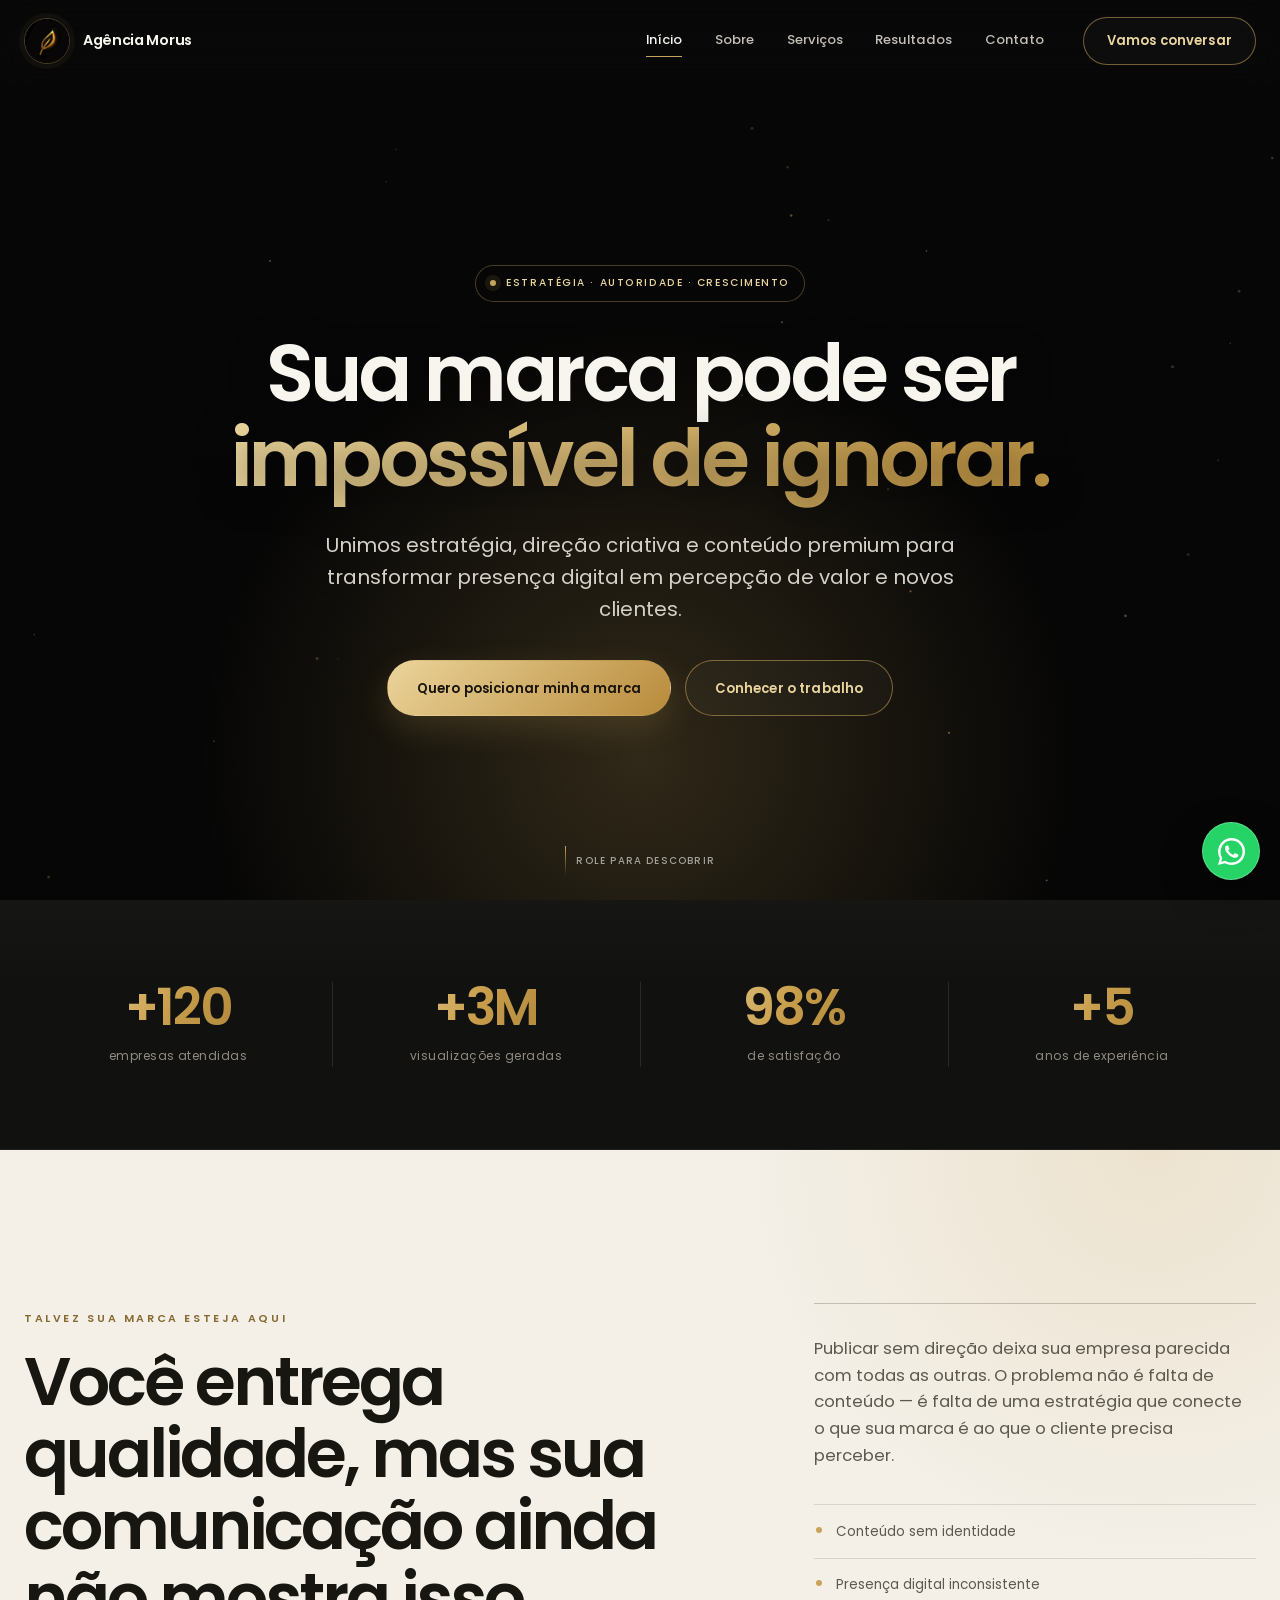
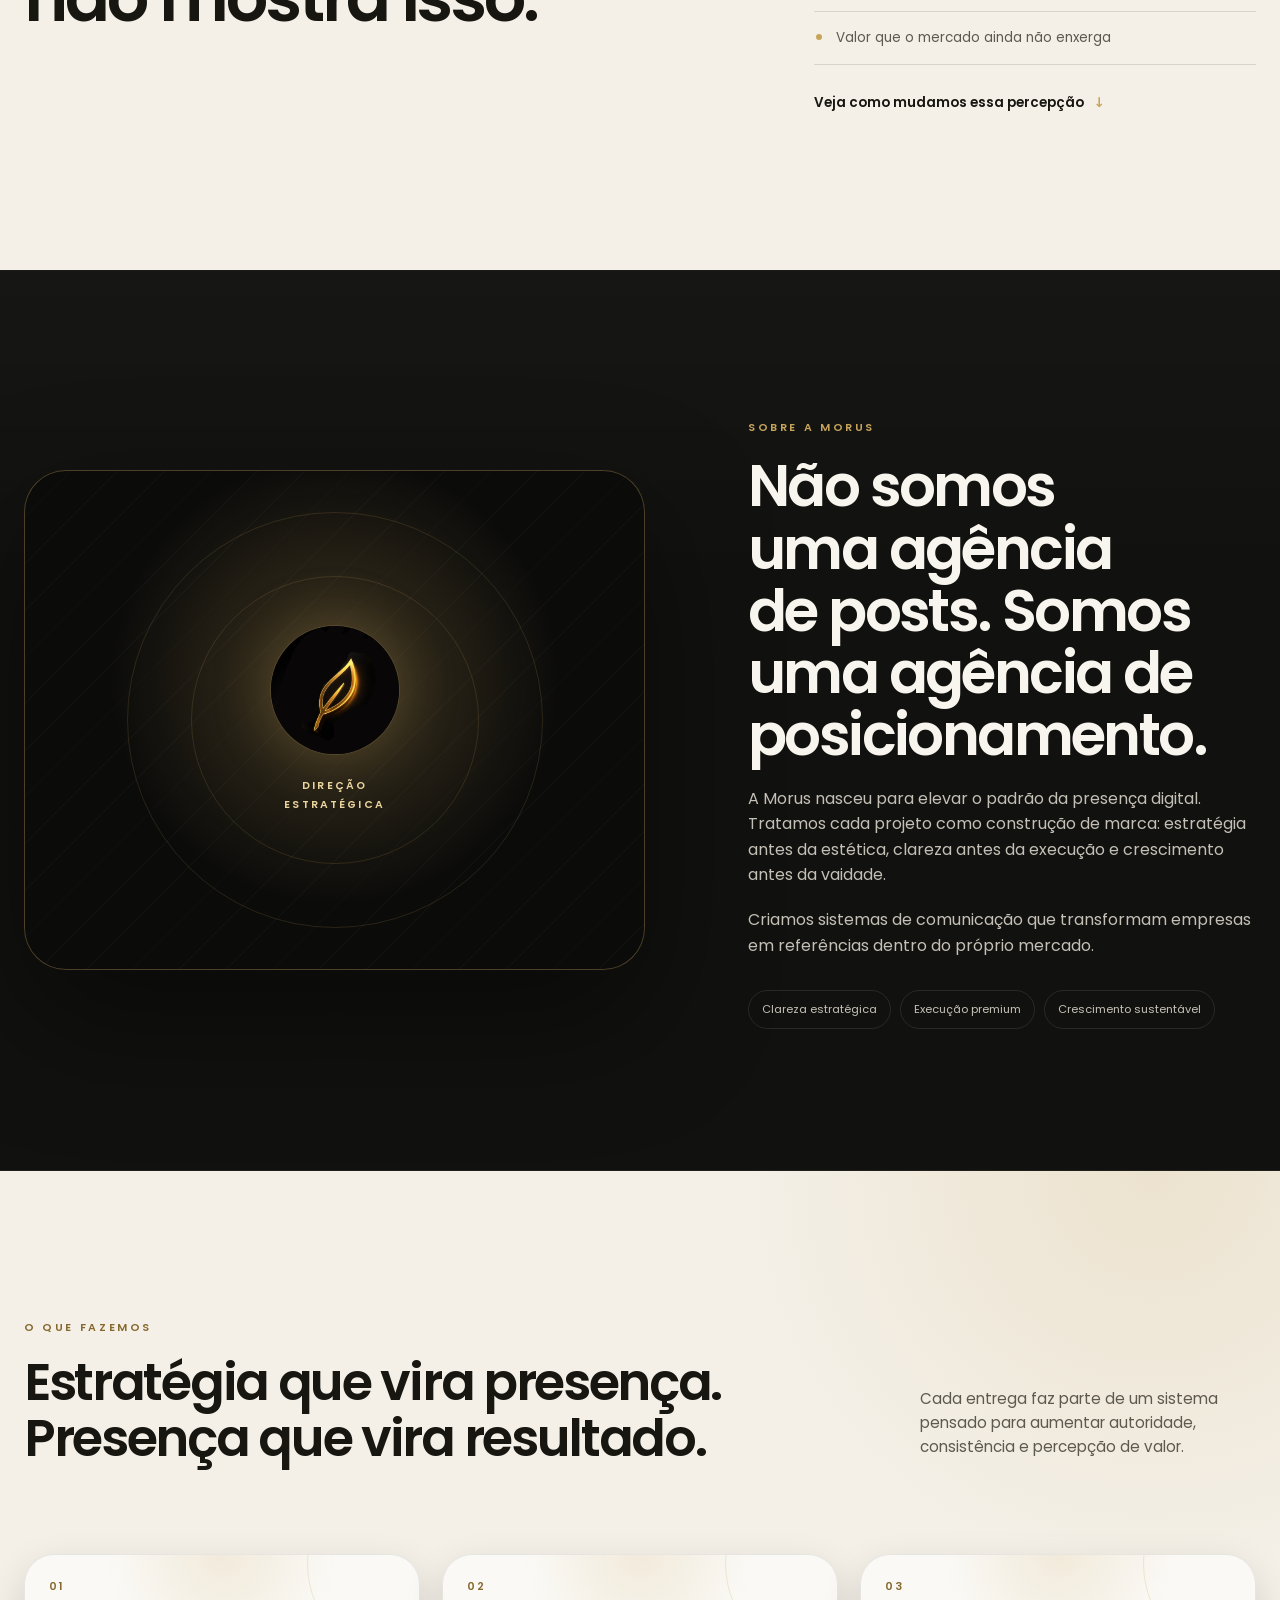
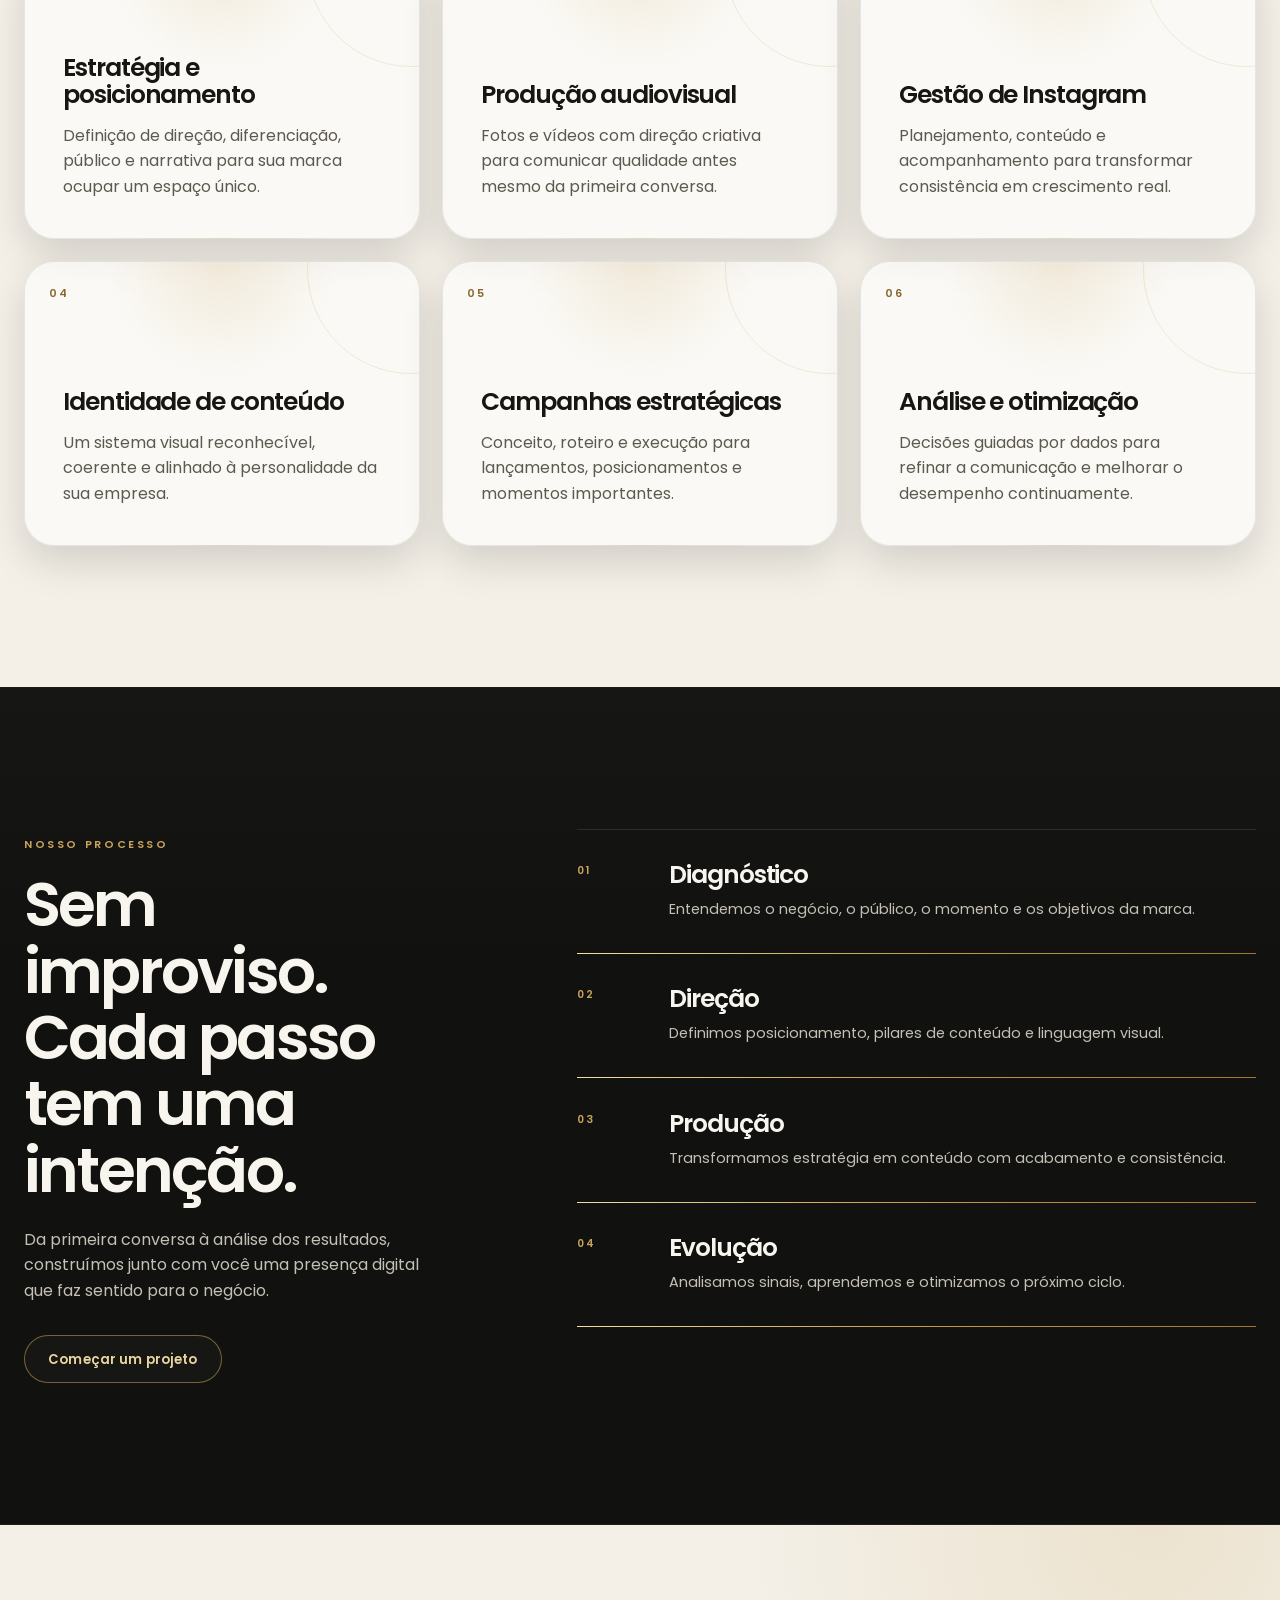
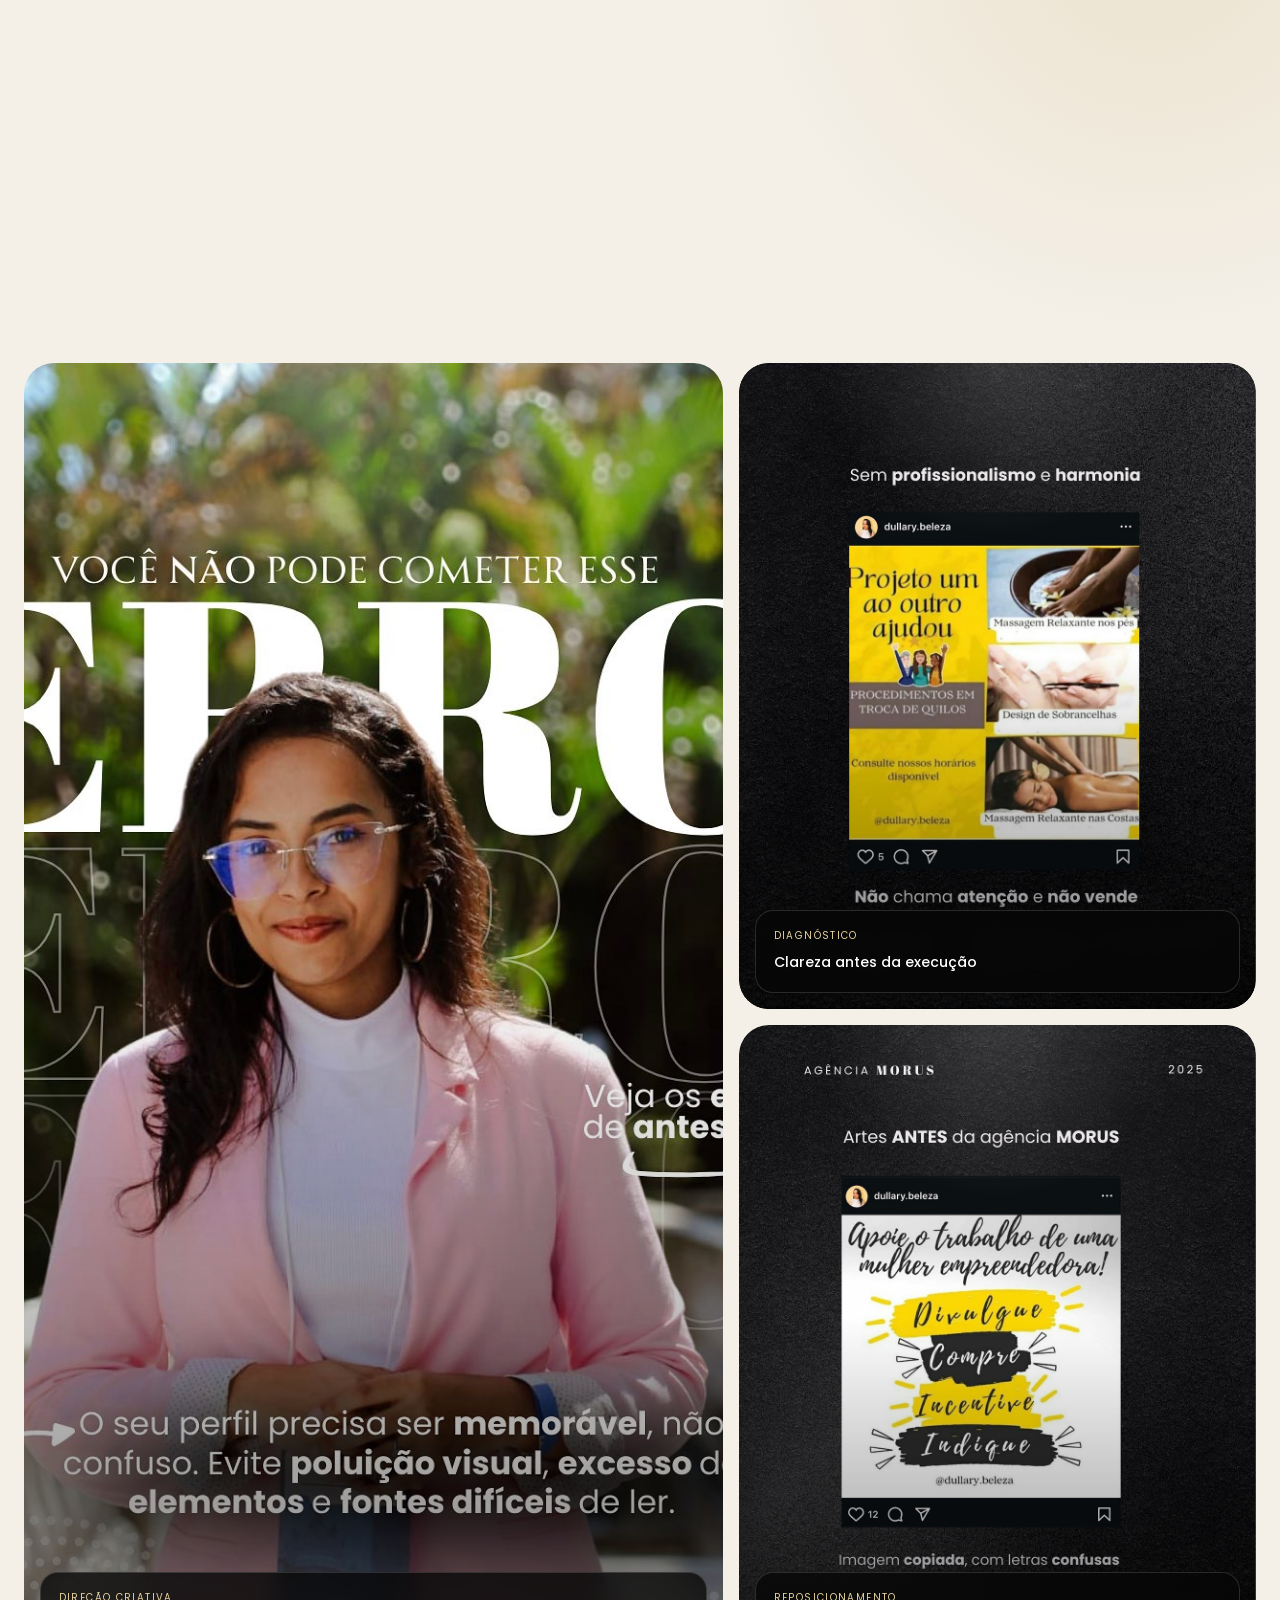
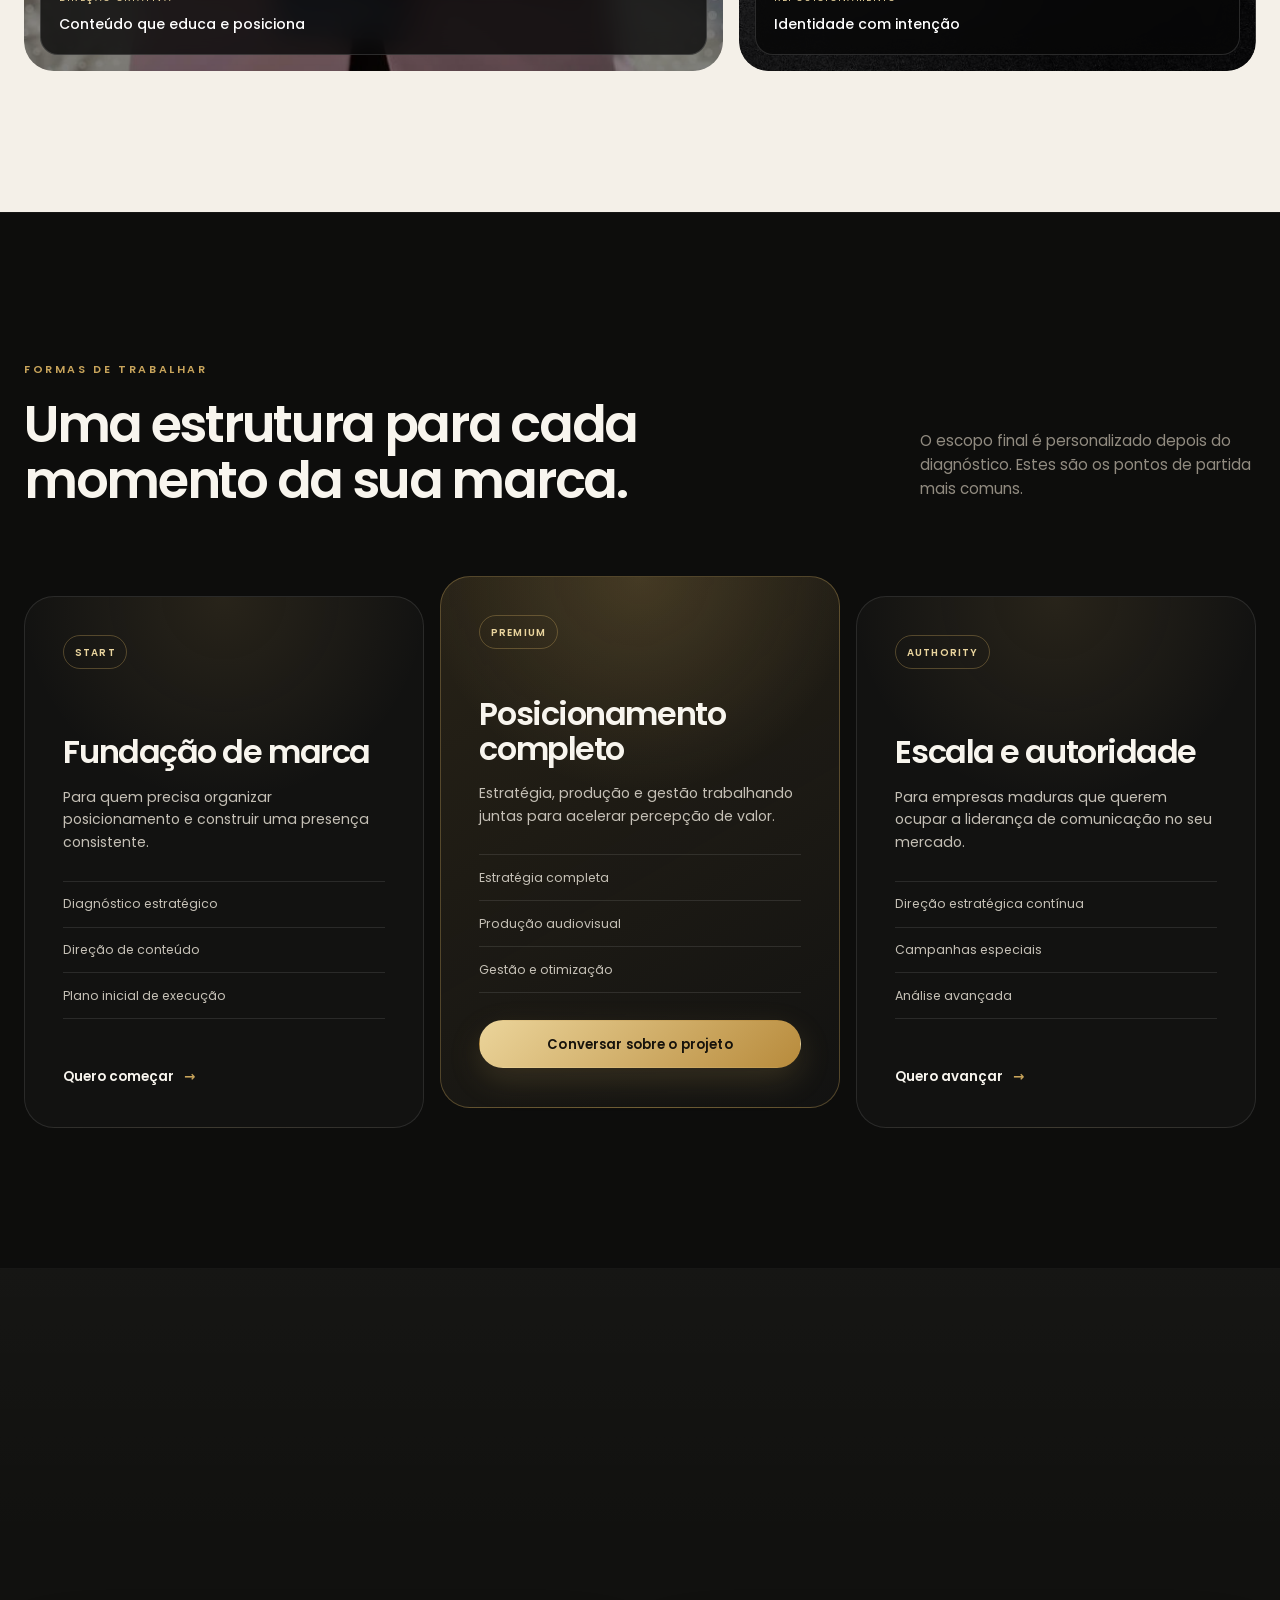
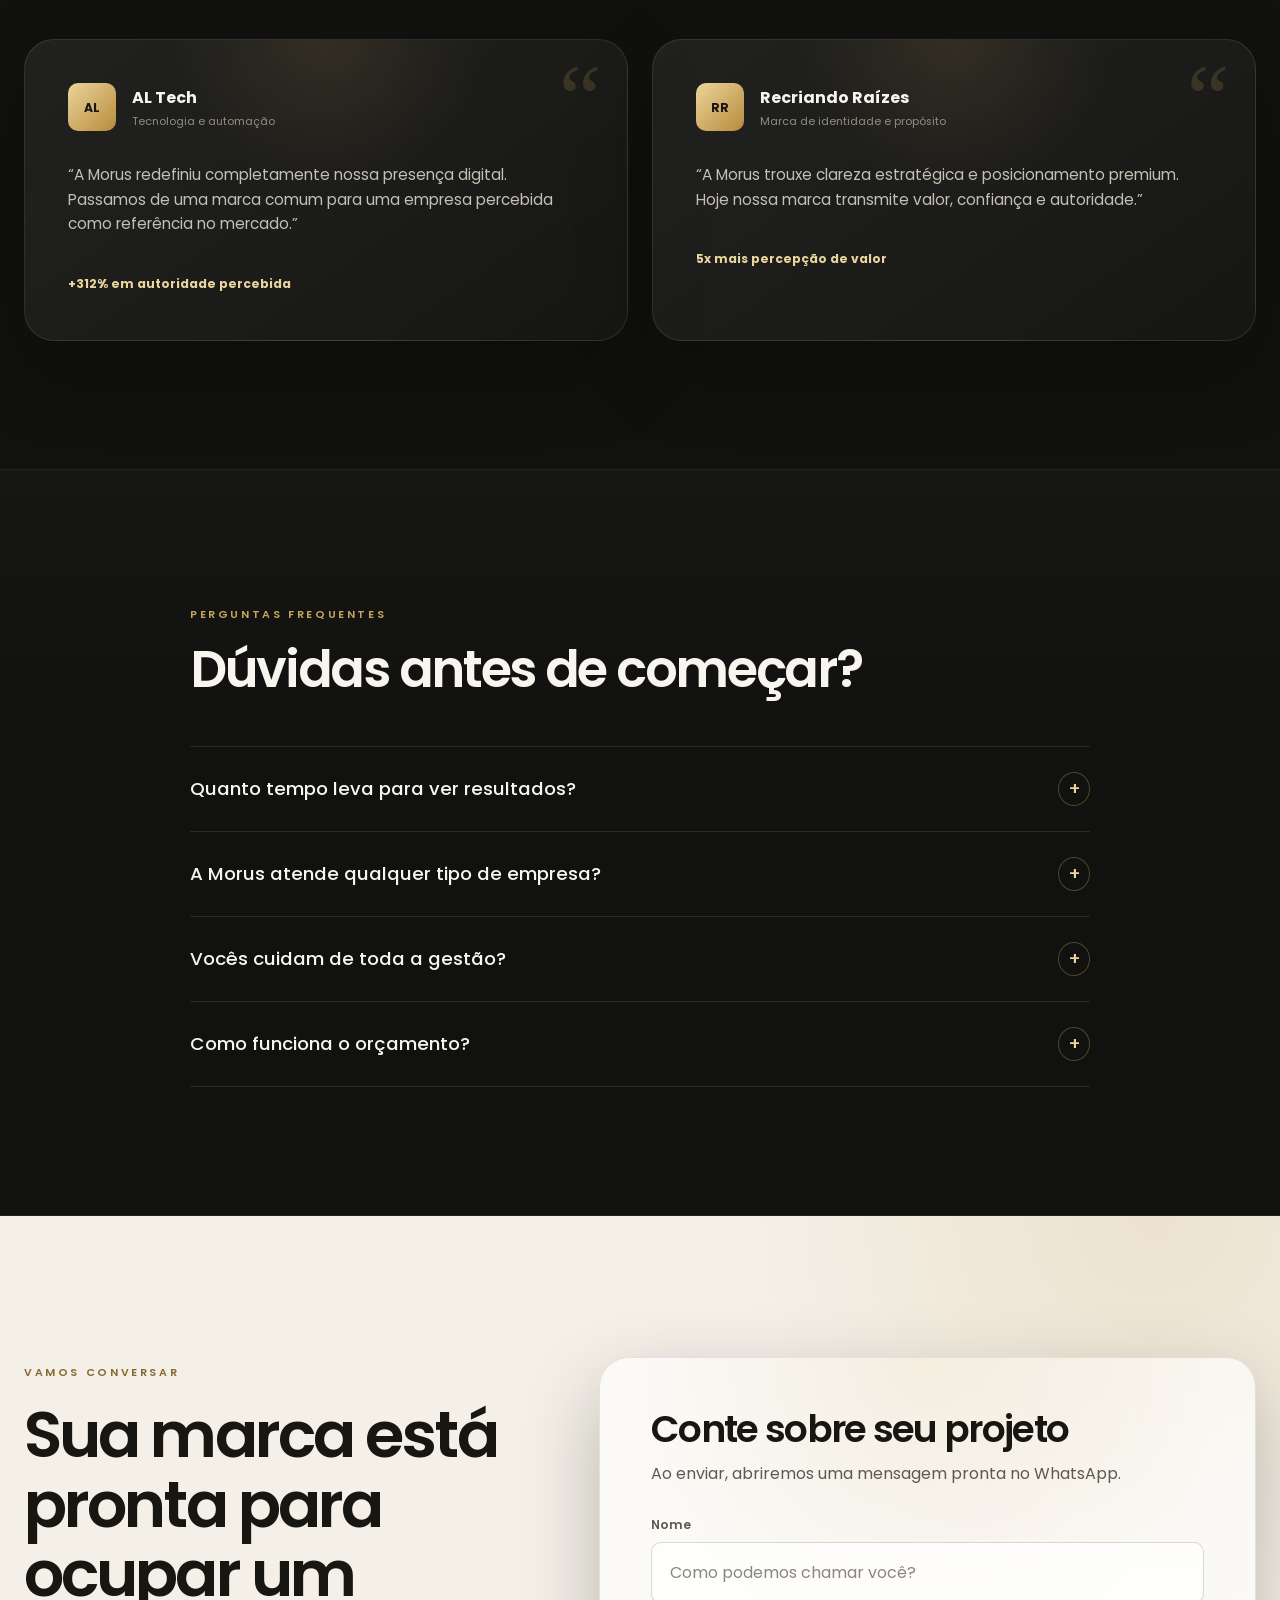
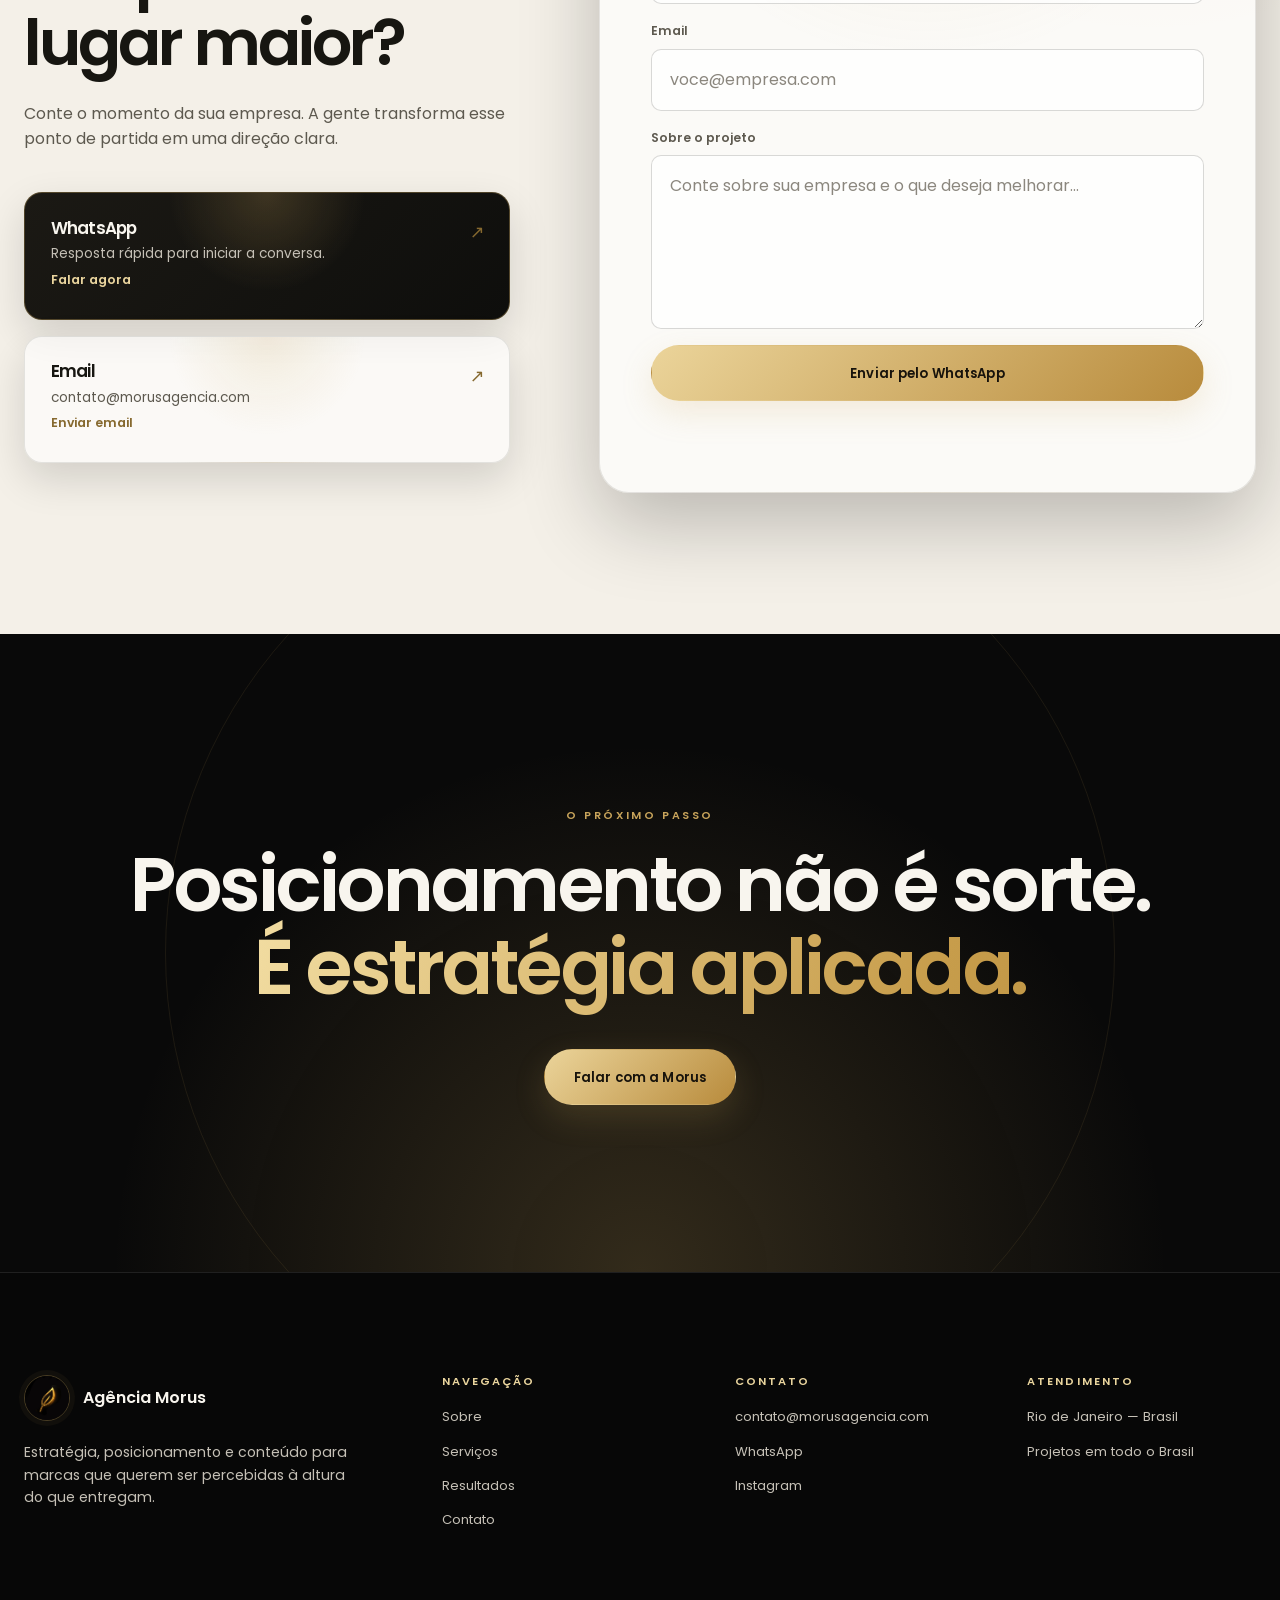
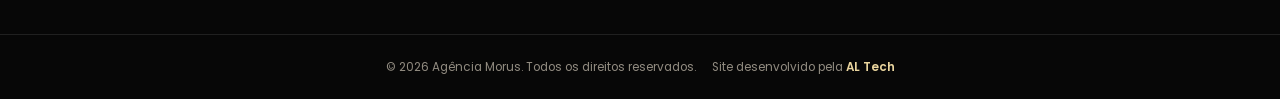
<file: index.html>
<!DOCTYPE html>
<html lang="pt-BR">
<head>
  <meta charset="UTF-8">
  <meta name="viewport" content="width=device-width, initial-scale=1.0">
  <meta name="description" content="Agência Morus — estratégia, conteúdo e posicionamento digital para marcas que querem crescer com autoridade.">
  <meta name="theme-color" content="#0a0a0a">
  <title>Agência Morus — Estratégia, Conteúdo e Presença Digital</title>
  <link rel="icon" type="image/jpeg" href="images/logomorus.jpg">
  <link rel="shortcut icon" type="image/jpeg" href="images/logomorus.jpg">
  <link rel="apple-touch-icon" href="images/logomorus.jpg">

  <link rel="preconnect" href="https://fonts.googleapis.com">
  <link rel="preconnect" href="https://fonts.gstatic.com" crossorigin>
  <link href="https://fonts.googleapis.com/css2?family=Poppins:wght@300;400;500;600;700&display=swap" rel="stylesheet">
  <link rel="stylesheet" href="assets/css/reset.css">
  <link rel="stylesheet" href="assets/css/variables.css">
  <link rel="stylesheet" href="assets/css/global.css">
  <link rel="stylesheet" href="assets/css/components.css">
  <link rel="stylesheet" href="assets/css/sections.css">
  <link rel="stylesheet" href="assets/css/responsive.css">
</head>

<body>
  <a class="skip-link" href="#conteudo">Pular para o conteúdo</a>

  <header class="header">
    <div class="container header-inner">
      <a href="#inicio" class="logo" aria-label="Agência Morus — início">
        <span class="logo-circle"><img src="images/logomorus.jpg" alt=""></span>
        <span class="logo-text">Agência Morus</span>
      </a>

      <nav class="nav desktop" aria-label="Navegação principal">
        <a href="#inicio" class="active">Início</a>
        <a href="#sobre">Sobre</a>
        <a href="#servicos">Serviços</a>
        <a href="#resultados">Resultados</a>
        <a href="#contato">Contato</a>
      </nav>

      <div class="header-right">
        <a href="#contato" class="btn btn-outline desktop">Vamos conversar</a>
        <button class="menu-toggle" id="menuToggle" type="button" aria-label="Abrir menu" aria-expanded="false" aria-controls="menuOverlay">
          <span></span><span></span><span></span>
        </button>
      </div>
    </div>
  </header>

  <div class="menu-overlay" id="menuOverlay" aria-hidden="true">
    <nav class="menu-drawer" aria-label="Navegação mobile">
      <a href="#inicio">Início</a>
      <a href="#sobre">Sobre</a>
      <a href="#servicos">Serviços</a>
      <a href="#resultados">Resultados</a>
      <a href="#contato">Contato</a>
      <a href="#contato" class="btn btn-primary">Solicitar orçamento</a>
    </nav>
  </div>

  <main id="conteudo" class="page-transition">
    <section class="hero-cinematic" id="inicio" aria-labelledby="hero-title">
      <canvas class="hero-particles" aria-hidden="true"></canvas>
      <video class="hero-video-bg" autoplay muted loop playsinline preload="metadata" aria-hidden="true">
        <source src="assets/videos/hero.mp4" type="video/mp4">
      </video>
      <div class="hero-overlay"></div>
      <div class="hero-glow"></div>

      <div class="container hero-content reveal reveal-zoom">
        <span class="hero-badge">Estratégia · Autoridade · Crescimento</span>
        <h1 id="hero-title">Sua marca pode ser <br><span class="hero-highlight">impossível de ignorar.</span></h1>
        <p>Unimos estratégia, direção criativa e conteúdo premium para transformar presença digital em percepção de valor e novos clientes.</p>
        <div class="hero-actions">
          <a href="#contato" class="btn btn-primary btn-lg">Quero posicionar minha marca</a>
          <a href="#resultados" class="btn btn-outline btn-lg">Conhecer o trabalho</a>
        </div>
      </div>
      <a class="scroll-cue" href="#diagnostico" aria-label="Continuar para a próxima seção"><span></span>Role para descobrir</a>
    </section>

    <section class="section-dark metrics-section" aria-label="Números da Agência Morus">
      <div class="container impact-modern">
        <div><h3 data-target="120" data-prefix="+">+120</h3><span>empresas atendidas</span></div>
        <div><h3 data-target="3" data-prefix="+" data-suffix="M">+3M</h3><span>visualizações geradas</span></div>
        <div><h3 data-target="98" data-suffix="%">98%</h3><span>de satisfação</span></div>
        <div><h3 data-target="5" data-prefix="+">+5</h3><span>anos de experiência</span></div>
      </div>
    </section>

    <section class="section-light story-section" id="diagnostico">
      <div class="container story-grid">
        <div class="story-copy reveal reveal-left">
          <span class="eyebrow">Talvez sua marca esteja aqui</span>
          <h2>Você entrega qualidade, mas sua comunicação ainda não mostra isso.</h2>
        </div>
        <div class="story-panel reveal reveal-right">
          <p>Publicar sem direção deixa sua empresa parecida com todas as outras. O problema não é falta de conteúdo — é falta de uma estratégia que conecte o que sua marca é ao que o cliente precisa perceber.</p>
          <ul class="manifesto-lines">
            <li>Conteúdo sem identidade</li>
            <li>Presença digital inconsistente</li>
            <li>Valor que o mercado ainda não enxerga</li>
          </ul>
          <a href="#sobre" class="text-link">Veja como mudamos essa percepção <span>↓</span></a>
        </div>
      </div>
    </section>

    <section class="section-dark about-section" id="sobre">
      <div class="container media-modern">
        <div class="founder-visual reveal reveal-left" aria-label="Identidade visual da Agência Morus">
          <div class="founder-mark">
            <img src="images/logomorus.jpg" alt="Símbolo da Agência Morus">
            <span>Direção estratégica</span>
          </div>
        </div>
        <div class="media-text reveal reveal-right">
          <span class="eyebrow">Sobre a Morus</span>
          <h2>Não somos uma agência de posts. Somos uma agência de posicionamento.</h2>
          <p>A Morus nasceu para elevar o padrão da presença digital. Tratamos cada projeto como construção de marca: estratégia antes da estética, clareza antes da execução e crescimento antes da vaidade.</p>
          <p>Criamos sistemas de comunicação que transformam empresas em referências dentro do próprio mercado.</p>
          <div class="pill-list" aria-label="Princípios da Morus">
            <span>Clareza estratégica</span>
            <span>Execução premium</span>
            <span>Crescimento sustentável</span>
          </div>
        </div>
      </div>
    </section>

    <section class="section-light services-section" id="servicos">
      <div class="container">
        <div class="section-heading reveal reveal-soft">
          <div><span class="eyebrow">O que fazemos</span><h2>Estratégia que vira presença. Presença que vira resultado.</h2></div>
          <p>Cada entrega faz parte de um sistema pensado para aumentar autoridade, consistência e percepção de valor.</p>
        </div>

        <div class="services-grid services-grid-wide">
          <article class="service-card reveal reveal-zoom"><h3>Estratégia e posicionamento</h3><p>Definição de direção, diferenciação, público e narrativa para sua marca ocupar um espaço único.</p></article>
          <article class="service-card reveal reveal-zoom"><h3>Produção audiovisual</h3><p>Fotos e vídeos com direção criativa para comunicar qualidade antes mesmo da primeira conversa.</p></article>
          <article class="service-card reveal reveal-zoom"><h3>Gestão de Instagram</h3><p>Planejamento, conteúdo e acompanhamento para transformar consistência em crescimento real.</p></article>
          <article class="service-card reveal reveal-zoom"><h3>Identidade de conteúdo</h3><p>Um sistema visual reconhecível, coerente e alinhado à personalidade da sua empresa.</p></article>
          <article class="service-card reveal reveal-zoom"><h3>Campanhas estratégicas</h3><p>Conceito, roteiro e execução para lançamentos, posicionamentos e momentos importantes.</p></article>
          <article class="service-card reveal reveal-zoom"><h3>Análise e otimização</h3><p>Decisões guiadas por dados para refinar a comunicação e melhorar o desempenho continuamente.</p></article>
        </div>
      </div>
    </section>

    <section class="section-dark process-section" id="processo">
      <div class="container process-grid">
        <div class="process-intro reveal reveal-left">
          <span class="eyebrow">Nosso processo</span>
          <h2>Sem improviso. Cada passo tem uma intenção.</h2>
          <p>Da primeira conversa à análise dos resultados, construímos junto com você uma presença digital que faz sentido para o negócio.</p>
          <a href="#contato" class="btn btn-outline">Começar um projeto</a>
        </div>
        <div class="process-list">
          <article class="process-item reveal reveal-right"><span>01</span><div><h3>Diagnóstico</h3><p>Entendemos o negócio, o público, o momento e os objetivos da marca.</p></div></article>
          <article class="process-item reveal reveal-right"><span>02</span><div><h3>Direção</h3><p>Definimos posicionamento, pilares de conteúdo e linguagem visual.</p></div></article>
          <article class="process-item reveal reveal-right"><span>03</span><div><h3>Produção</h3><p>Transformamos estratégia em conteúdo com acabamento e consistência.</p></div></article>
          <article class="process-item reveal reveal-right"><span>04</span><div><h3>Evolução</h3><p>Analisamos sinais, aprendemos e otimizamos o próximo ciclo.</p></div></article>
        </div>
      </div>
    </section>

    <section class="section-light portfolio-section" id="resultados">
      <div class="container">
        <div class="section-heading reveal reveal-soft">
          <div><span class="eyebrow">Trabalho na prática</span><h2>Marcas bem posicionadas não precisam gritar para serem lembradas.</h2></div>
          <p>Direção criativa, narrativa e conteúdo trabalhando juntos para tornar cada ponto de contato mais forte.</p>
        </div>

        <div class="portfolio-grid">
          <figure class="portfolio-card portfolio-feature reveal reveal-clip"><img src="images/img1.jpg" alt="Projeto de conteúdo estratégico produzido pela Morus" loading="lazy"><figcaption><span>Direção criativa</span><strong>Conteúdo que educa e posiciona</strong></figcaption></figure>
          <figure class="portfolio-card reveal reveal-clip"><img src="images/img2.jpg" alt="Análise visual de conteúdo antes do reposicionamento" loading="lazy"><figcaption><span>Diagnóstico</span><strong>Clareza antes da execução</strong></figcaption></figure>
          <figure class="portfolio-card reveal reveal-clip"><img src="images/img3.jpg" alt="Estudo de comunicação visual realizado pela Morus" loading="lazy"><figcaption><span>Reposicionamento</span><strong>Identidade com intenção</strong></figcaption></figure>
        </div>
      </div>
    </section>

    <section class="section-dark plans-section" aria-labelledby="plans-title">
      <div class="container">
        <div class="section-heading reveal reveal-soft">
          <div><span class="eyebrow">Formas de trabalhar</span><h2 id="plans-title">Uma estrutura para cada momento da sua marca.</h2></div>
          <p>O escopo final é personalizado depois do diagnóstico. Estes são os pontos de partida mais comuns.</p>
        </div>
        <div class="plans-grid">
          <article class="plan-card reveal reveal-zoom"><span class="plan-label">Start</span><h3>Fundação de marca</h3><p>Para quem precisa organizar posicionamento e construir uma presença consistente.</p><ul><li>Diagnóstico estratégico</li><li>Direção de conteúdo</li><li>Plano inicial de execução</li></ul><a href="#contato" class="text-link">Quero começar <span>→</span></a></article>
          <article class="plan-card featured reveal reveal-zoom"><span class="plan-label">Premium</span><h3>Posicionamento completo</h3><p>Estratégia, produção e gestão trabalhando juntas para acelerar percepção de valor.</p><ul><li>Estratégia completa</li><li>Produção audiovisual</li><li>Gestão e otimização</li></ul><a href="#contato" class="btn btn-primary">Conversar sobre o projeto</a></article>
          <article class="plan-card reveal reveal-zoom"><span class="plan-label">Authority</span><h3>Escala e autoridade</h3><p>Para empresas maduras que querem ocupar a liderança de comunicação no seu mercado.</p><ul><li>Direção estratégica contínua</li><li>Campanhas especiais</li><li>Análise avançada</li></ul><a href="#contato" class="text-link">Quero avançar <span>→</span></a></article>
        </div>
      </div>
    </section>

    <section class="section-dark testimonials-section" aria-labelledby="testimonials-title">
      <div class="container">
        <div class="section-heading reveal reveal-soft"><div><span class="eyebrow">Parcerias reais</span><h2 id="testimonials-title">Quando a estratégia fica clara, o resultado aparece.</h2></div></div>
        <div class="testimonials-grid-modern">
          <article class="testimonial-card reveal reveal-soft"><div class="client-heading"><span class="client-monogram">AL</span><div><strong>AL Tech</strong><small>Tecnologia e automação</small></div></div><p>“A Morus redefiniu completamente nossa presença digital. Passamos de uma marca comum para uma empresa percebida como referência no mercado.”</p><strong class="result-tag">+312% em autoridade percebida</strong></article>
          <article class="testimonial-card reveal reveal-soft"><div class="client-heading"><span class="client-monogram">RR</span><div><strong>Recriando Raízes</strong><small>Marca de identidade e propósito</small></div></div><p>“A Morus trouxe clareza estratégica e posicionamento premium. Hoje nossa marca transmite valor, confiança e autoridade.”</p><strong class="result-tag">5x mais percepção de valor</strong></article>
        </div>
      </div>
    </section>

    <section class="section-dark faq-section" id="faq">
      <div class="container faq-container">
        <div class="section-heading reveal reveal-soft"><div><span class="eyebrow">Perguntas frequentes</span><h2>Dúvidas antes de começar?</h2></div></div>
        <div class="faq-list">
          <article class="faq-item reveal"><div class="faq-question" role="button" tabindex="0" aria-expanded="false">Quanto tempo leva para ver resultados?<span>+</span></div><div class="faq-answer">Os primeiros sinais podem aparecer nas primeiras semanas. Resultados consistentes vêm da combinação entre estratégia, qualidade e continuidade.</div></article>
          <article class="faq-item reveal"><div class="faq-question" role="button" tabindex="0" aria-expanded="false">A Morus atende qualquer tipo de empresa?<span>+</span></div><div class="faq-answer">Atendemos negócios de diferentes setores, desde que exista abertura para construir posicionamento de forma estratégica e consistente.</div></article>
          <article class="faq-item reveal"><div class="faq-question" role="button" tabindex="0" aria-expanded="false">Vocês cuidam de toda a gestão?<span>+</span></div><div class="faq-answer">Sim. O projeto pode incluir estratégia, direção, produção, publicação, análise e otimização, conforme a necessidade da marca.</div></article>
          <article class="faq-item reveal"><div class="faq-question" role="button" tabindex="0" aria-expanded="false">Como funciona o orçamento?<span>+</span></div><div class="faq-answer">Primeiro entendemos sua empresa e o objetivo do projeto. Depois enviamos uma proposta personalizada, com escopo e próximos passos claros.</div></article>
        </div>
      </div>
    </section>

    <section class="section-light contact-section" id="contato">
      <div class="container contato-grid">
        <div class="contact-copy reveal reveal-left">
          <span class="eyebrow">Vamos conversar</span>
          <h2>Sua marca está pronta para ocupar um lugar maior?</h2>
          <p>Conte o momento da sua empresa. A gente transforma esse ponto de partida em uma direção clara.</p>
          <div class="contato-cards">
            <a href="https://wa.me/5521981573792" target="_blank" rel="noopener noreferrer" class="contato-card destaque"><h3>WhatsApp</h3><p>Resposta rápida para iniciar a conversa.</p><span>Falar agora</span></a>
            <a href="mailto:contato@morusagencia.com" class="contato-card"><h3>Email</h3><p>contato@morusagencia.com</p><span>Enviar email</span></a>
          </div>
        </div>

        <div class="contato-form reveal reveal-right">
          <h3>Conte sobre seu projeto</h3>
          <p>Ao enviar, abriremos uma mensagem pronta no WhatsApp.</p>
          <form class="form-premium" id="contactForm">
            <div class="form-field"><label for="contactName">Nome</label><input id="contactName" name="name" type="text" autocomplete="name" placeholder="Como podemos chamar você?" required></div>
            <div class="form-field"><label for="contactEmail">Email</label><input id="contactEmail" name="email" type="email" autocomplete="email" placeholder="voce@empresa.com" required></div>
            <div class="form-field"><label for="contactMessage">Sobre o projeto</label><textarea id="contactMessage" name="message" rows="5" placeholder="Conte sobre sua empresa e o que deseja melhorar..." required></textarea></div>
            <button type="submit" class="btn btn-primary btn-lg">Enviar pelo WhatsApp</button>
            <p class="form-status" id="formStatus" aria-live="polite"></p>
          </form>
        </div>
      </div>
    </section>

    <section class="final-cta">
      <div class="container reveal reveal-zoom">
        <span class="eyebrow">O próximo passo</span>
        <h2>Posicionamento não é sorte. <br><span class="hero-highlight">É estratégia aplicada.</span></h2>
        <a href="#contato" class="btn btn-primary btn-lg">Falar com a Morus</a>
      </div>
    </section>
  </main>

  <footer class="footer-ultra">
    <div class="container footer-ultra-grid">
      <div class="footer-brand"><div class="footer-logo"><span class="logo-circle"><img src="images/logomorus.jpg" alt=""></span><span>Agência Morus</span></div><p>Estratégia, posicionamento e conteúdo para marcas que querem ser percebidas à altura do que entregam.</p></div>
      <div class="footer-column"><h4>Navegação</h4><a href="#sobre">Sobre</a><a href="#servicos">Serviços</a><a href="#resultados">Resultados</a><a href="#contato">Contato</a></div>
      <div class="footer-column"><h4>Contato</h4><a href="mailto:contato@morusagencia.com">contato@morusagencia.com</a><a href="https://wa.me/5521981573792" target="_blank" rel="noopener noreferrer">WhatsApp</a><a href="https://instagram.com/morusagencia" target="_blank" rel="noopener noreferrer">Instagram</a></div>
      <div class="footer-column"><h4>Atendimento</h4><span>Rio de Janeiro — Brasil</span><span>Projetos em todo o Brasil</span></div>
    </div>
    <div class="footer-divider"></div>
    <div class="container footer-bottom-ultra">
      <span>© 2026 Agência Morus. Todos os direitos reservados.</span>
      <span>
        Site desenvolvido pela
        <a href="https://www.instagram.com/altech.dev/" target="_blank" rel="noopener noreferrer">AL Tech</a>
      </span>
    </div>
  </footer>

  <a href="https://wa.me/5521981573792" class="whatsapp-float" target="_blank" rel="noopener noreferrer" aria-label="Falar com a Morus pelo WhatsApp">
    <svg viewBox="0 0 24 24" aria-hidden="true"><path d="M20.52 3.48A11.8 11.8 0 0012.05 0C5.44 0 .06 5.38.06 12c0 2.12.56 4.18 1.62 6L0 24l6.16-1.61A11.9 11.9 0 0012.05 24c6.62 0 12-5.38 12-12 0-3.2-1.24-6.2-3.53-8.52zM12.05 21.82c-1.82 0-3.6-.48-5.17-1.39l-.37-.22-3.66.96.98-3.56-.24-.37A9.74 9.74 0 012.32 12c0-5.36 4.36-9.73 9.73-9.73 2.6 0 5.04 1.01 6.88 2.85a9.66 9.66 0 012.85 6.88c0 5.36-4.36 9.82-9.73 9.82zm5.39-7.39c-.29-.15-1.72-.85-1.99-.95-.27-.1-.46-.15-.66.15-.19.29-.76.95-.93 1.15-.17.19-.34.22-.63.07-.29-.15-1.22-.45-2.33-1.44-.86-.77-1.44-1.72-1.61-2.01-.17-.29-.02-.45.13-.6.13-.13.29-.34.44-.51.15-.17.19-.29.29-.49.1-.19.05-.37-.02-.51-.07-.15-.66-1.59-.9-2.17-.24-.58-.49-.5-.66-.51h-.56c-.19 0-.51.07-.78.37-.27.29-1.02 1-.99 2.44.02 1.44 1.05 2.83 1.2 3.02.15.19 2.07 3.16 5.01 4.42.7.3 1.25.48 1.68.61.7.22 1.34.19 1.84.12.56-.08 1.72-.7 1.97-1.37.24-.66.24-1.22.17-1.37-.07-.15-.27-.22-.56-.37z"/></svg>
  </a>

  <script src="js/animations.js"></script>
</body>
</html>
</file>
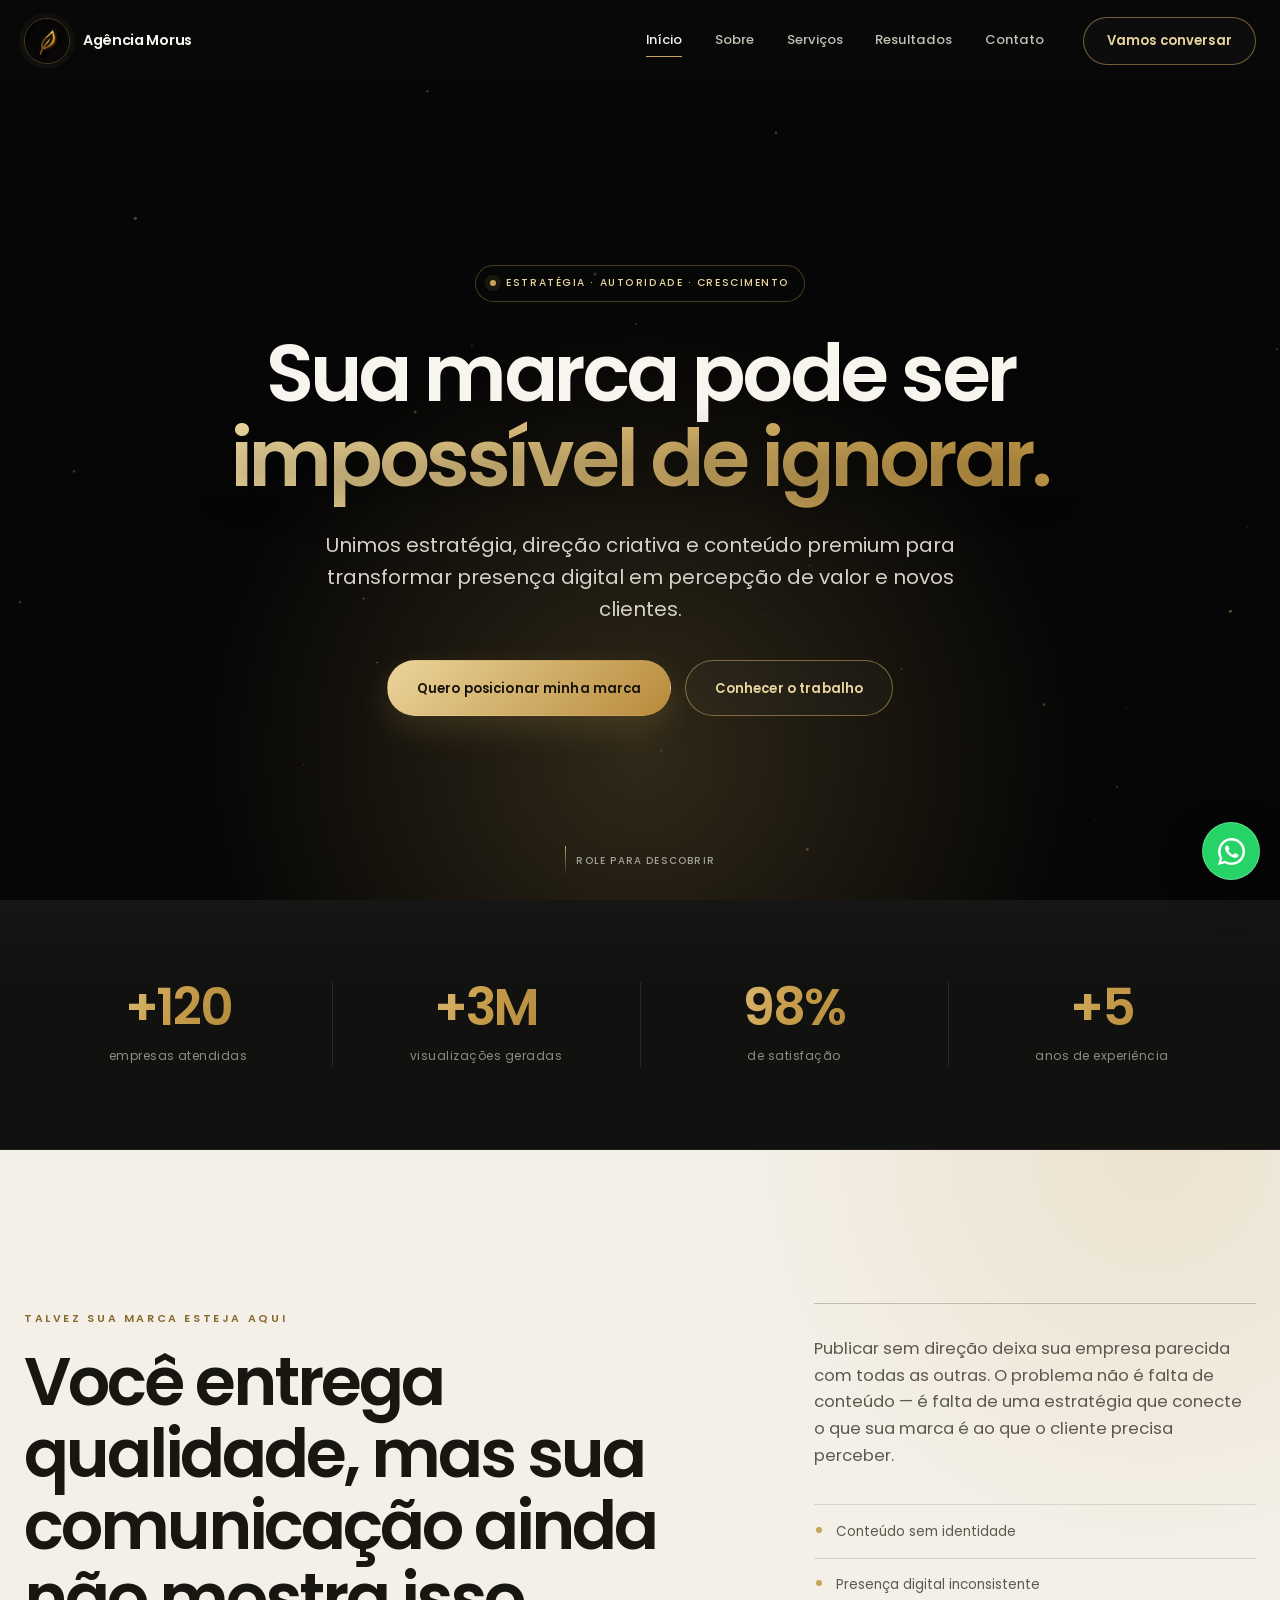
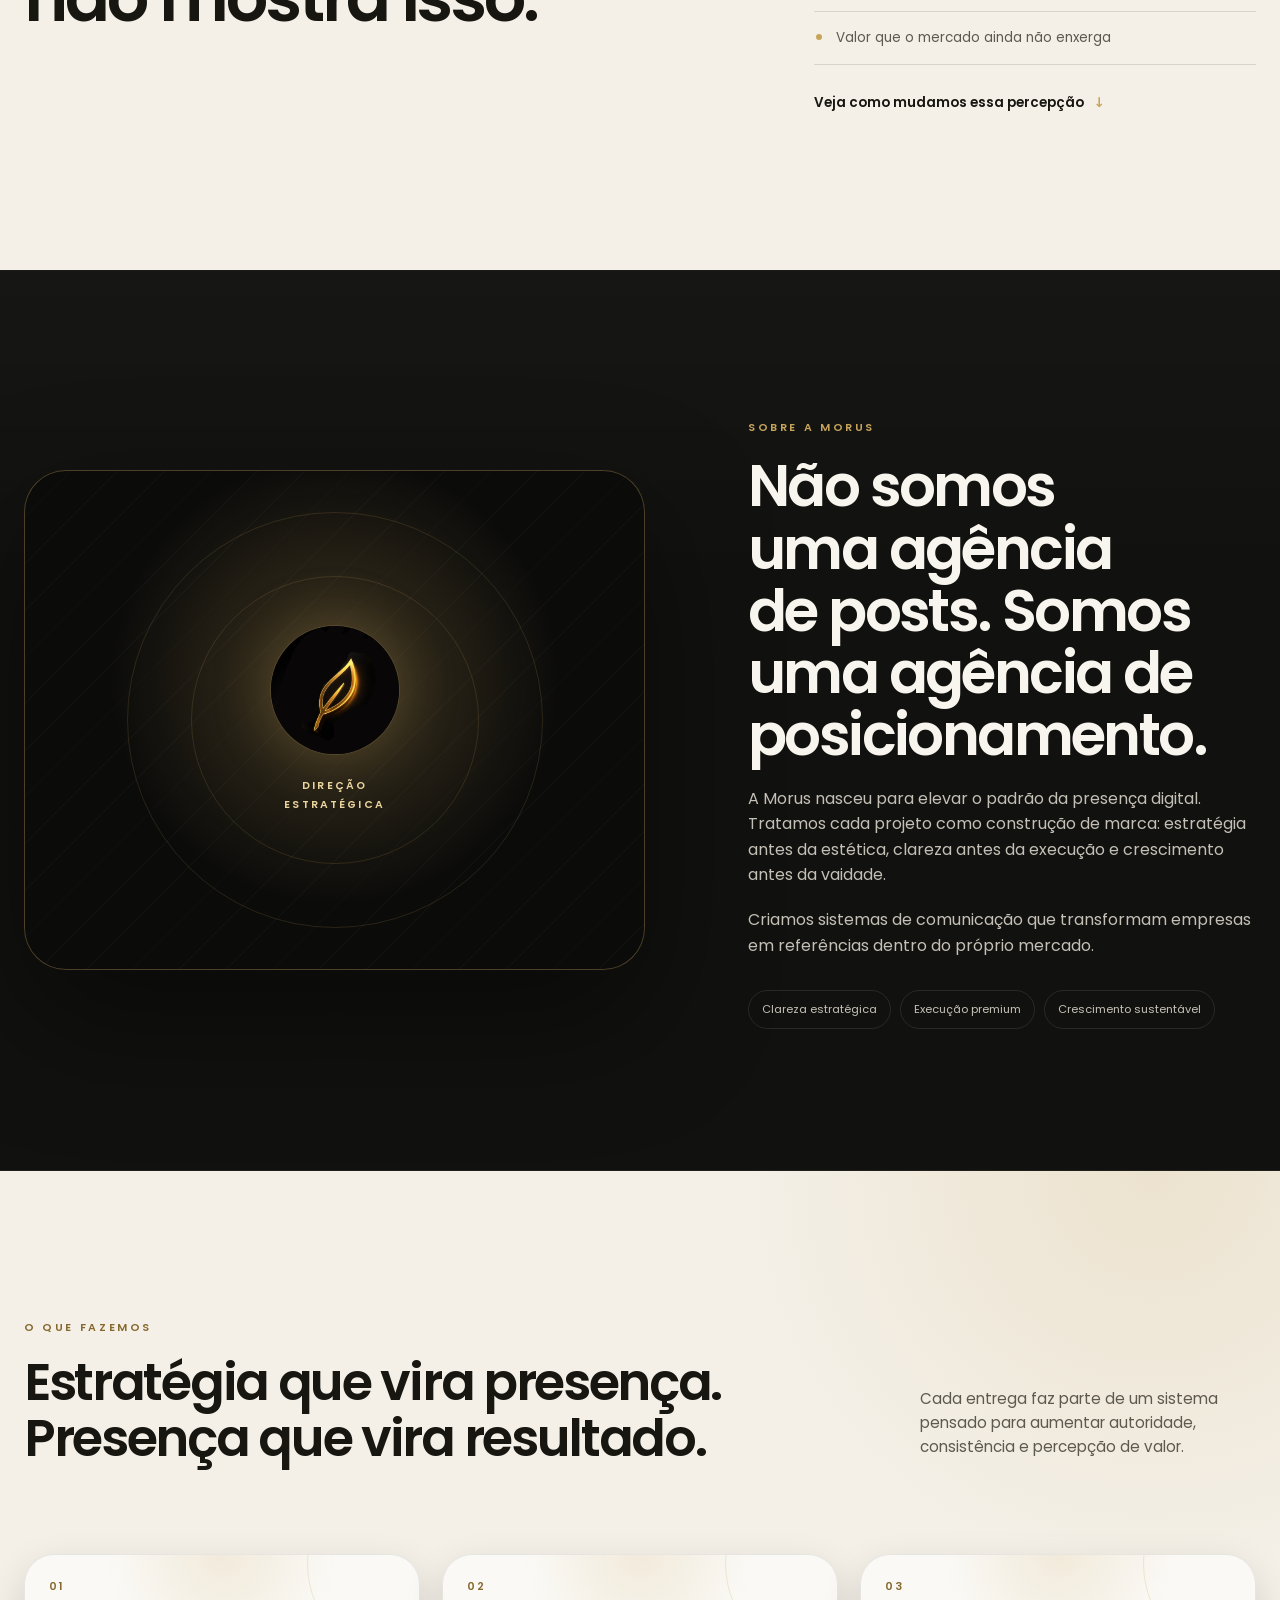
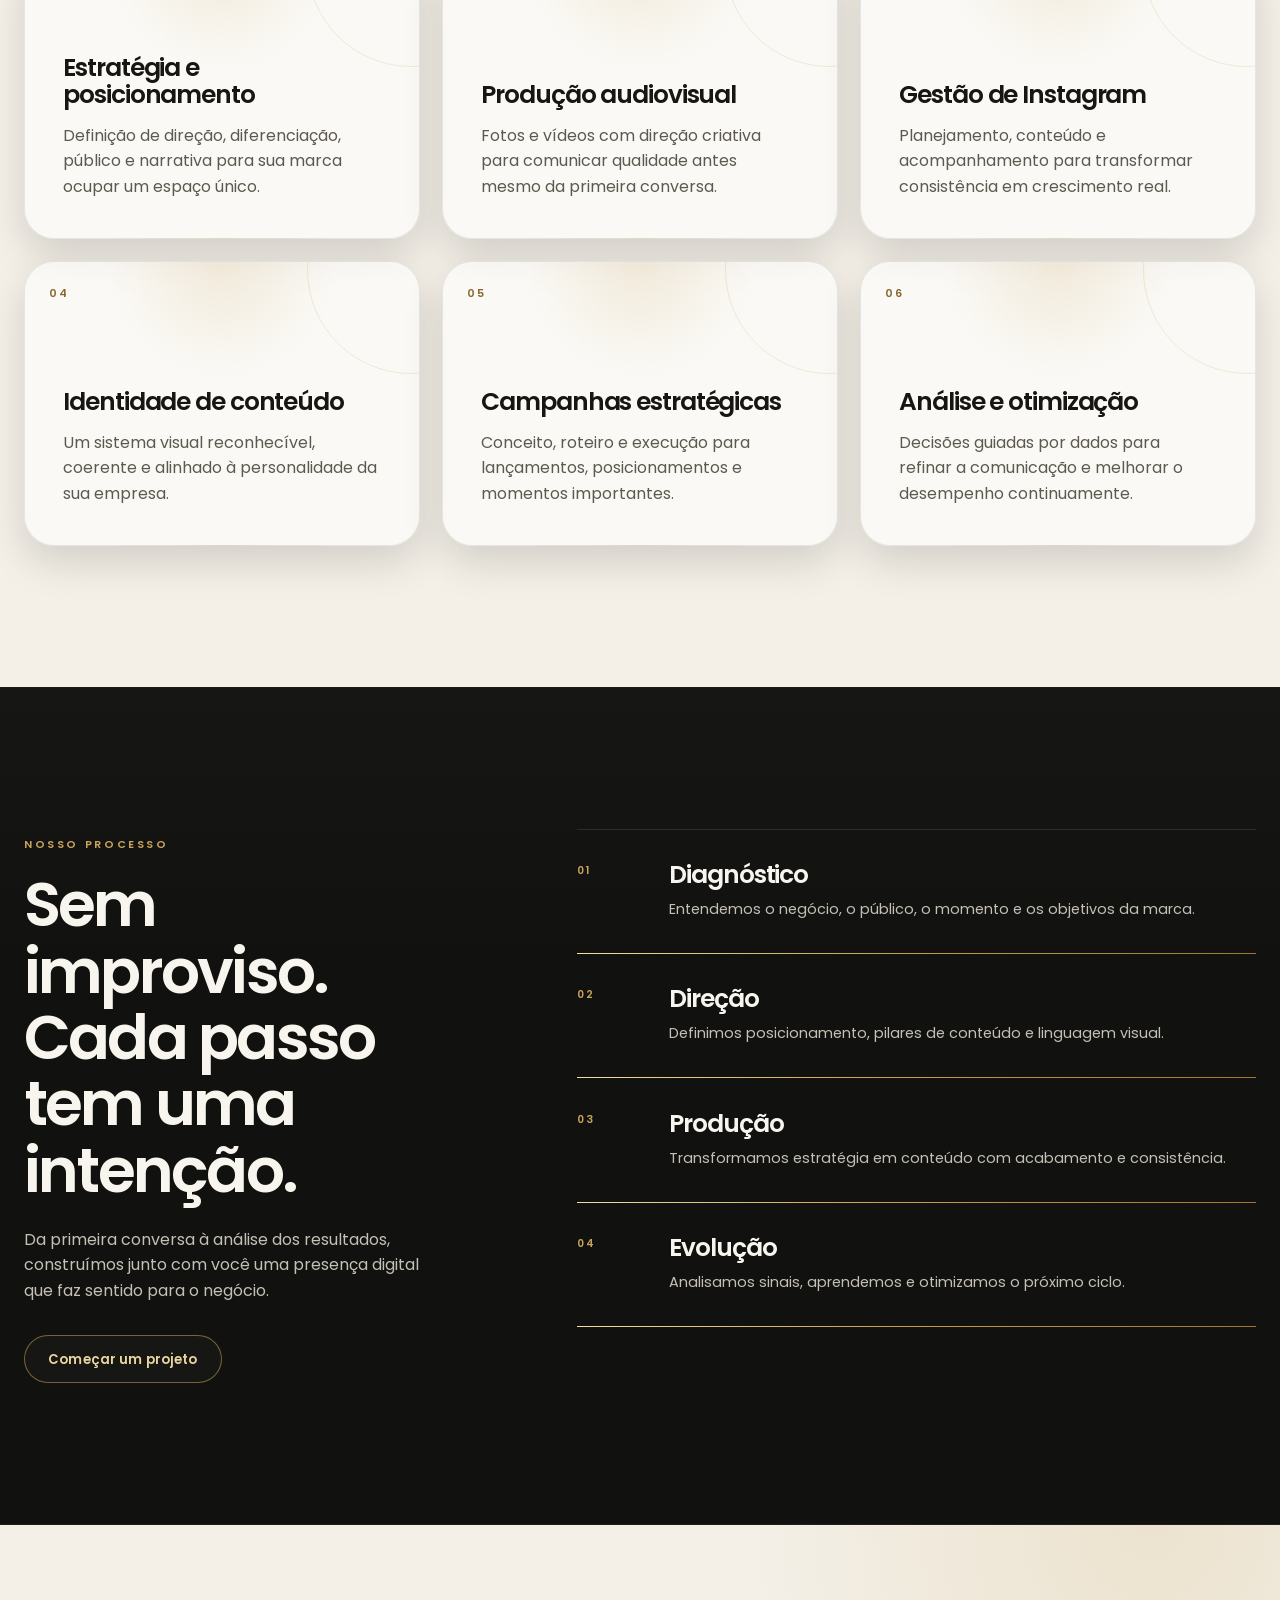
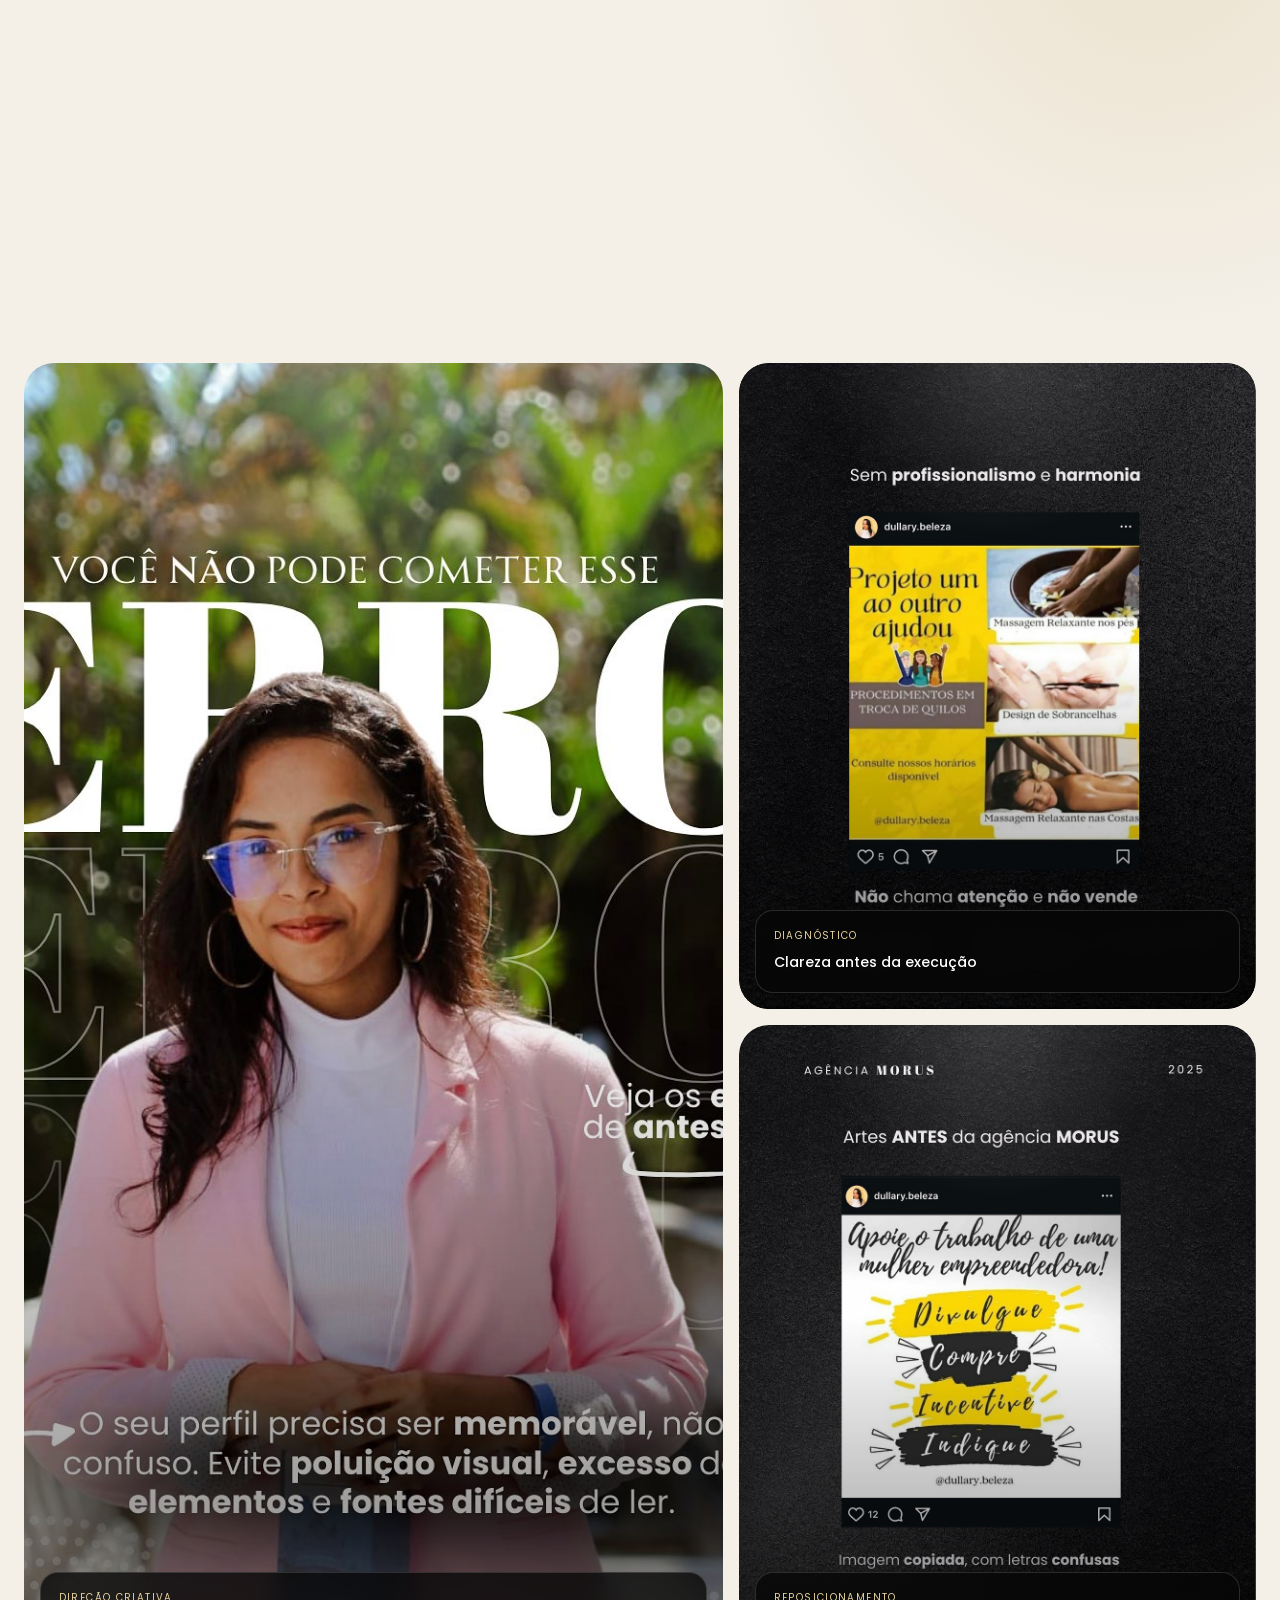
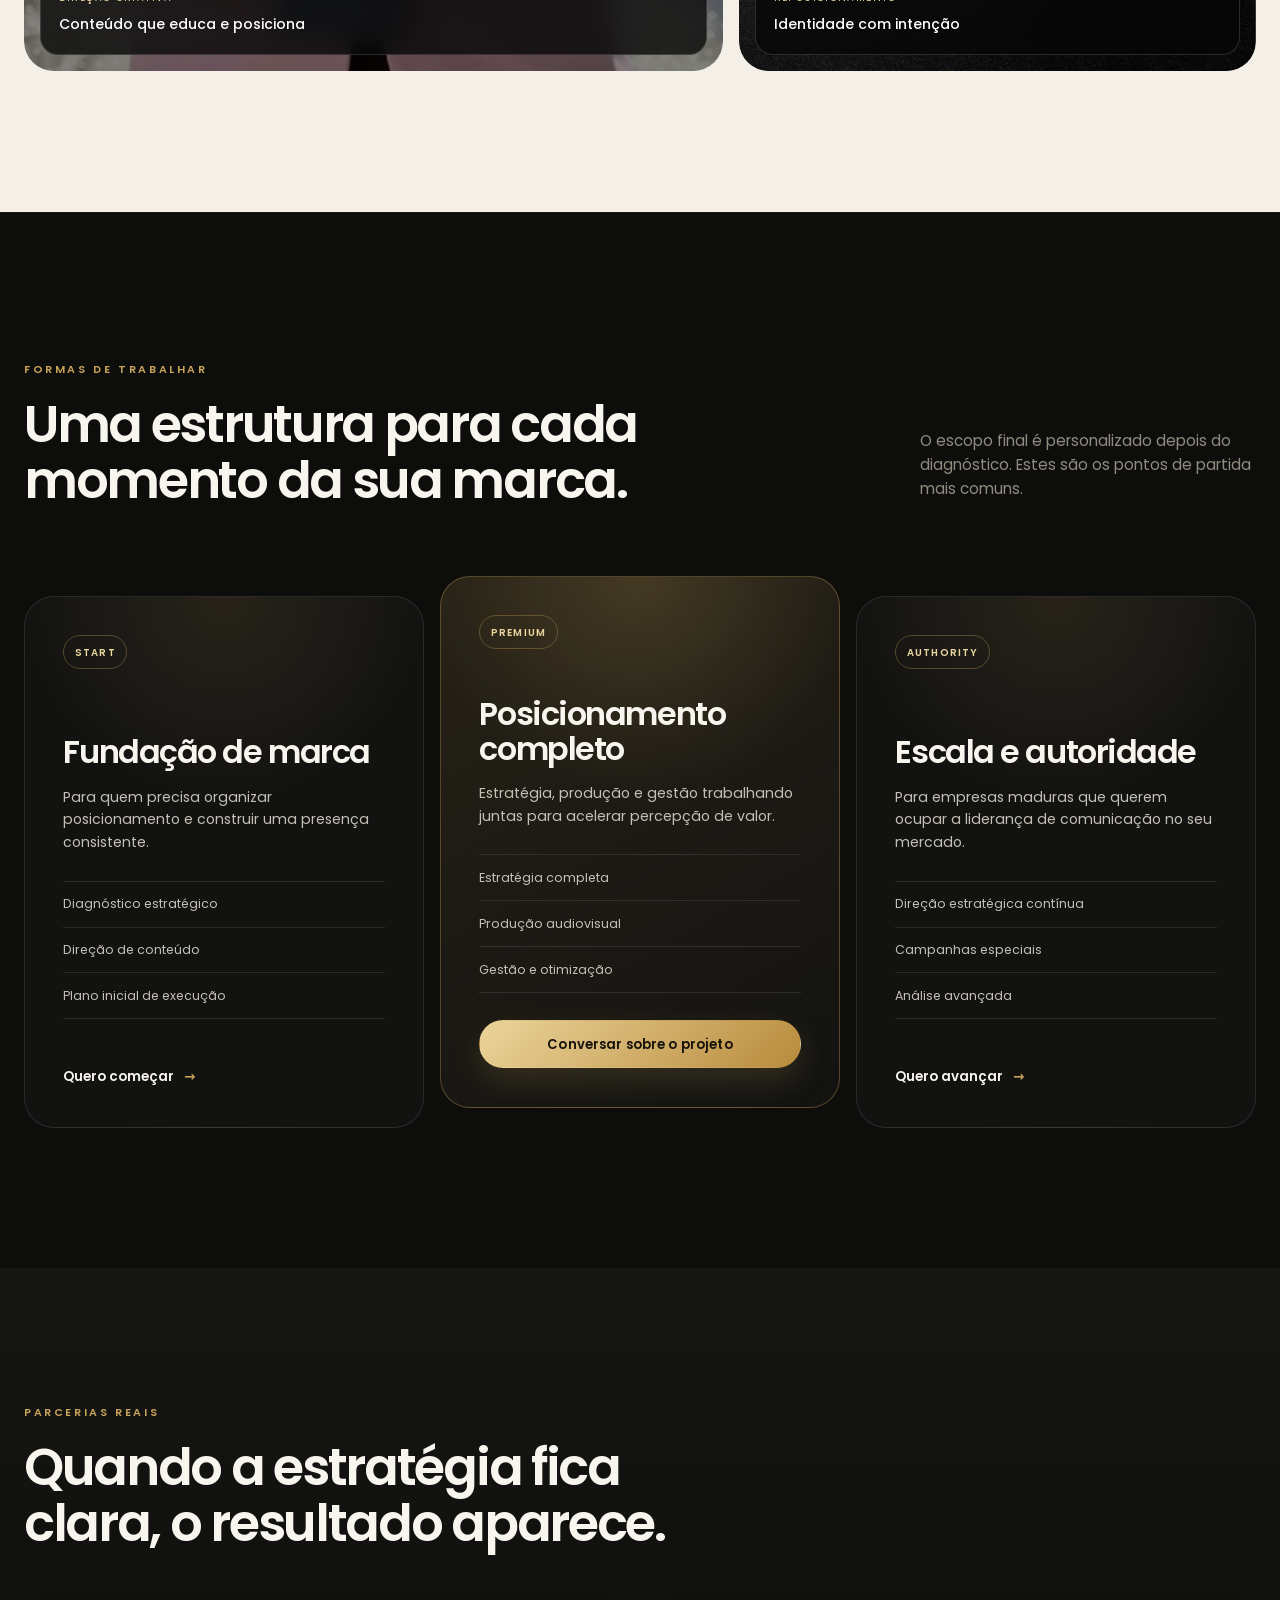
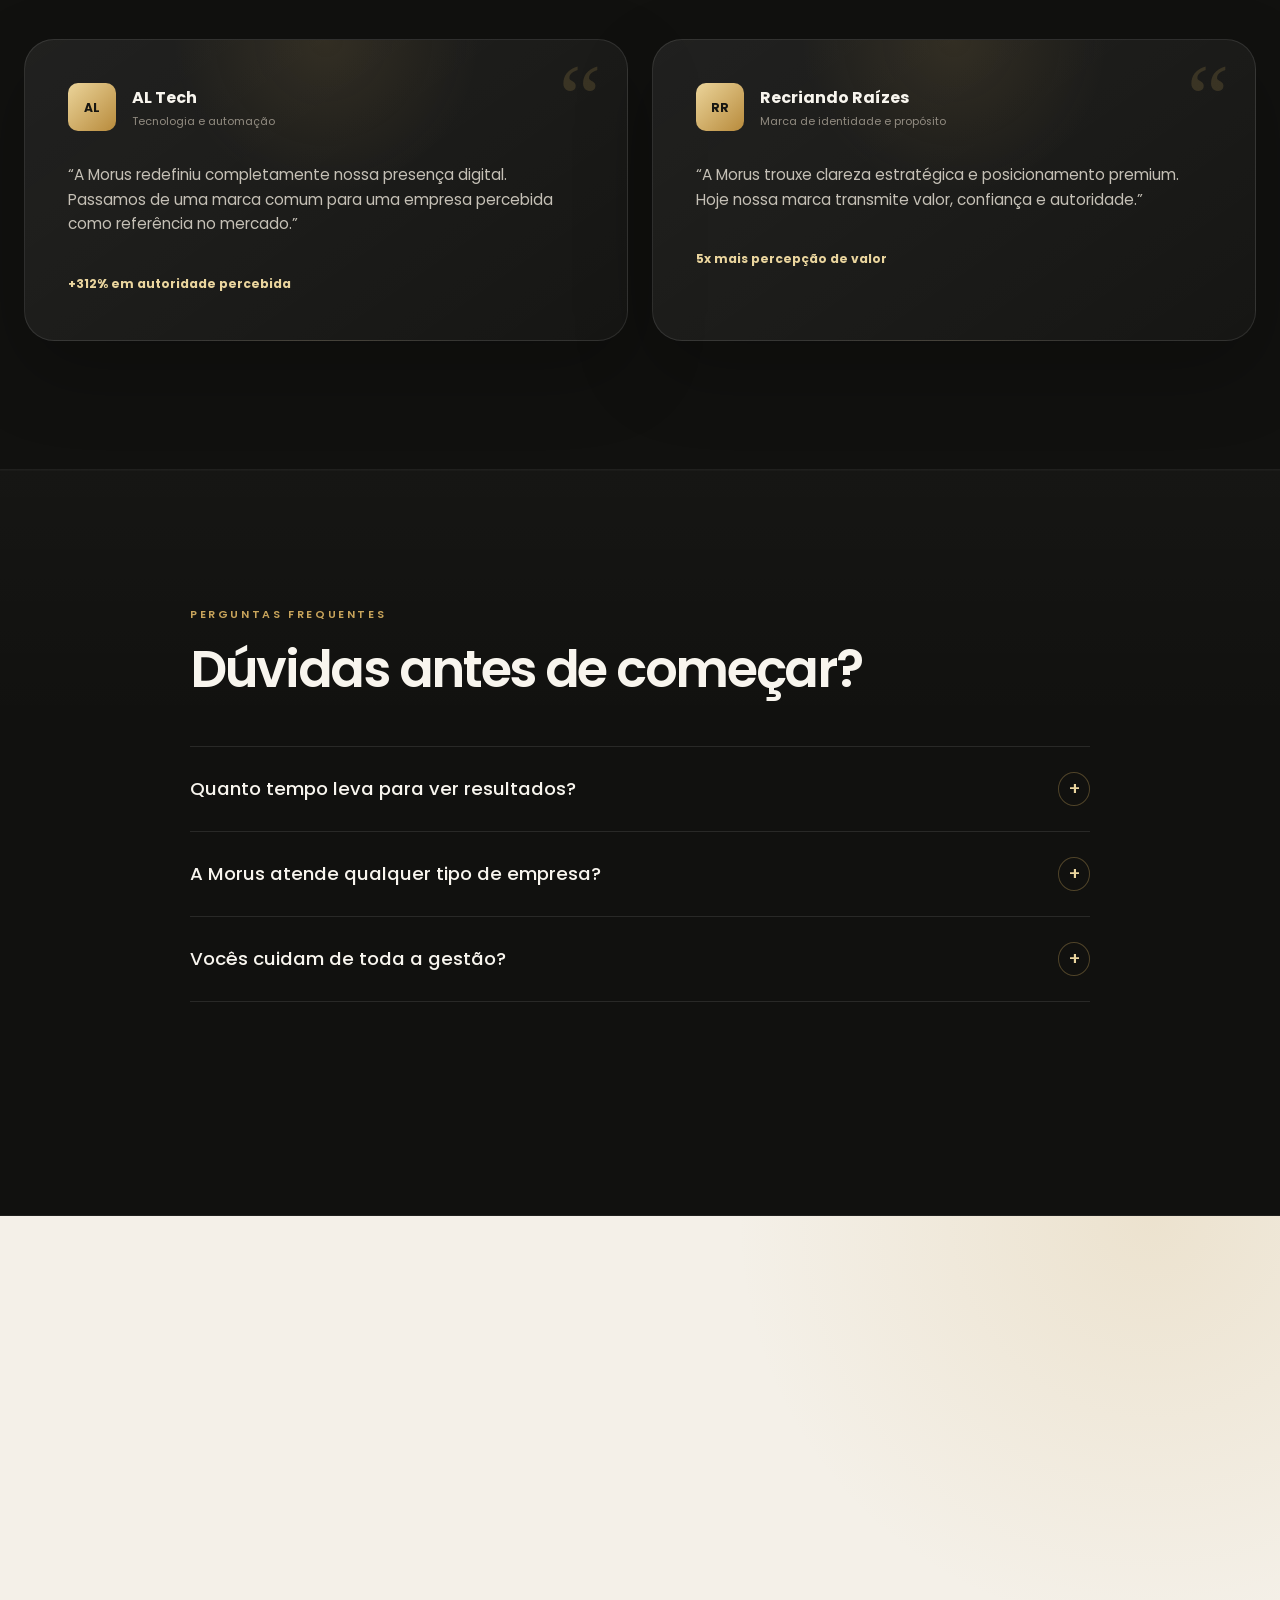
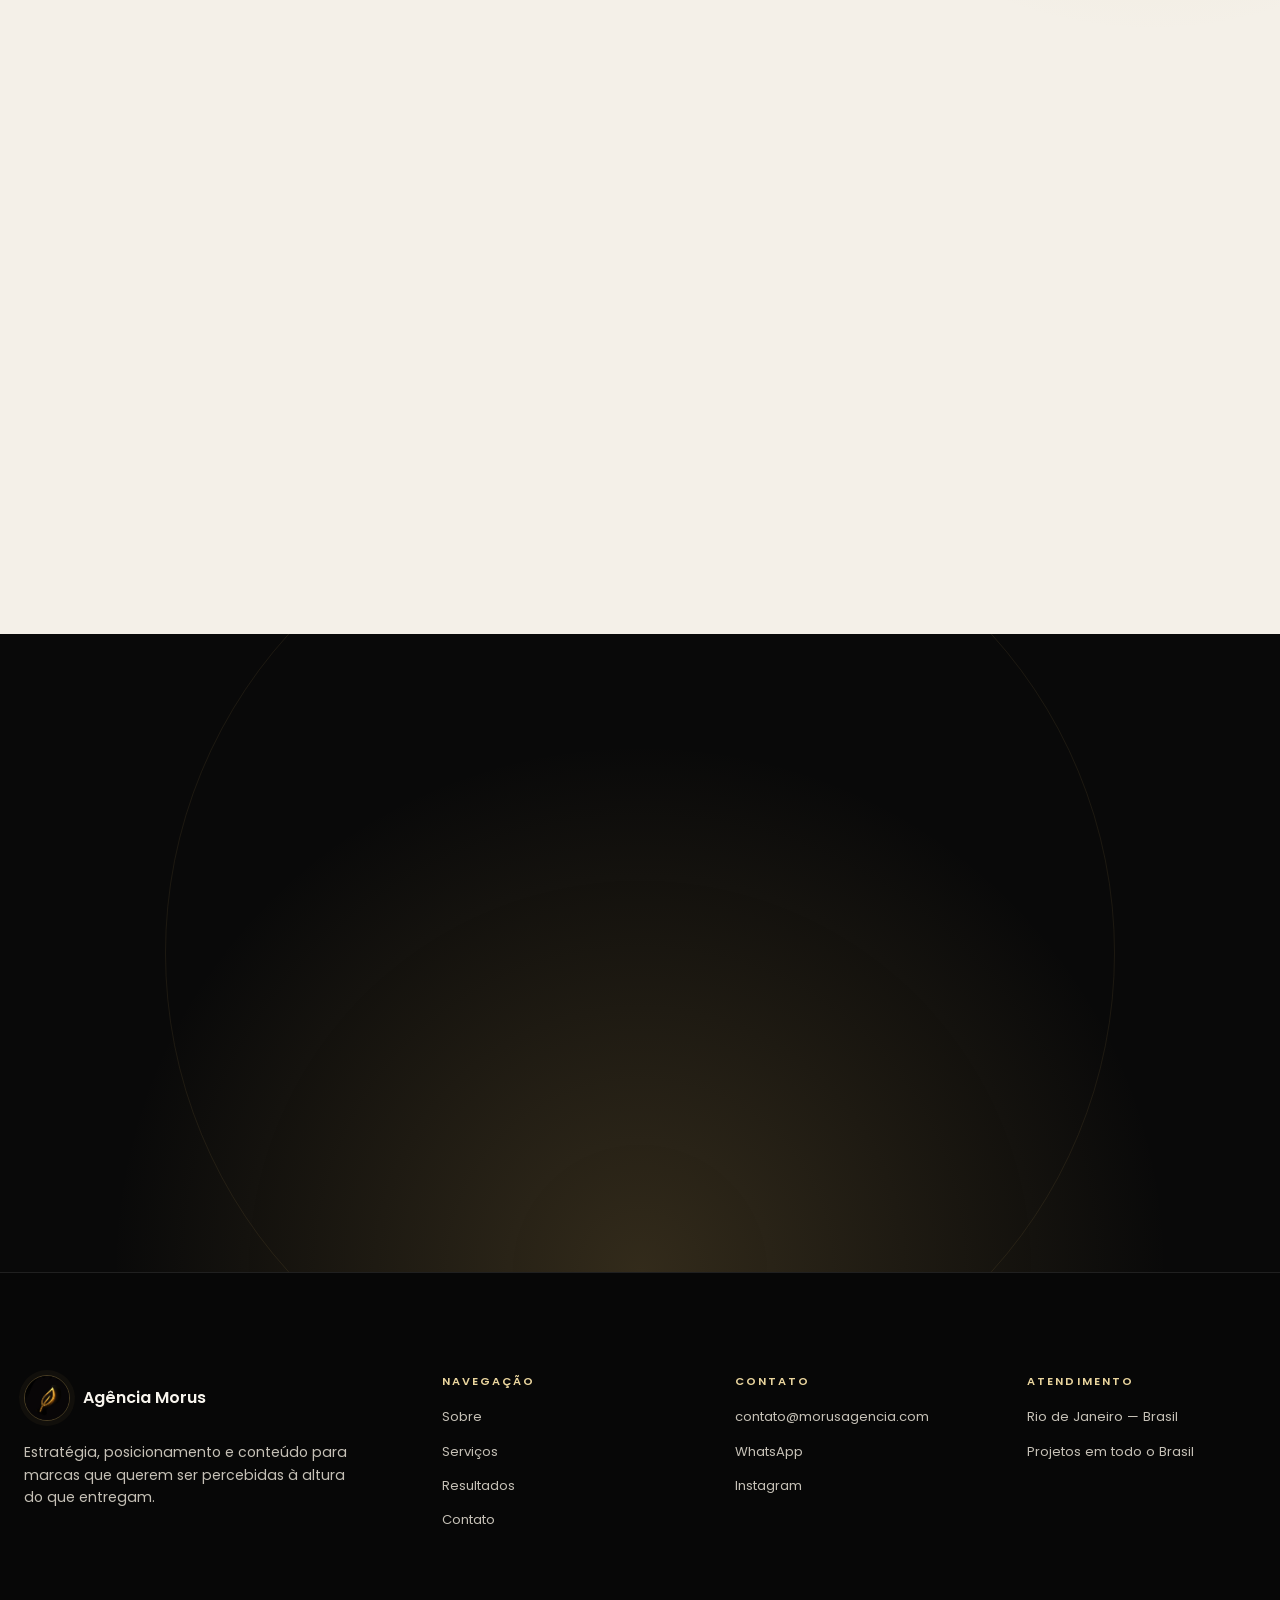
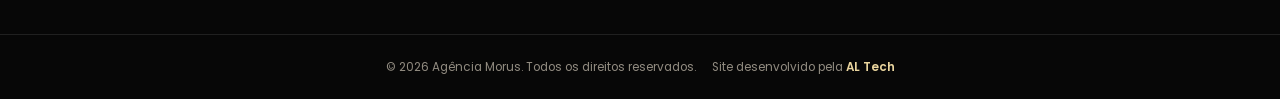
<file: pages/contato.html>
<!DOCTYPE html>
<html lang="pt-BR">
<head>
  <meta charset="UTF-8">
  <meta name="viewport" content="width=device-width, initial-scale=1.0">
  <meta http-equiv="refresh" content="0; url=../index.html#contato">
  <link rel="canonical" href="../index.html#contato">
  <link rel="icon" type="image/jpeg" href="../images/logomorus.jpg">
  <link rel="apple-touch-icon" href="../images/logomorus.jpg">
  <title>Contato — Agência Morus</title>
</head>
<body>
  <p>Esta página agora faz parte do novo site da Morus. <a href="../index.html#contato">Ir para Contato</a>.</p>
  <script>window.location.replace("../index.html#contato");</script>
</body>
</html>
</file>
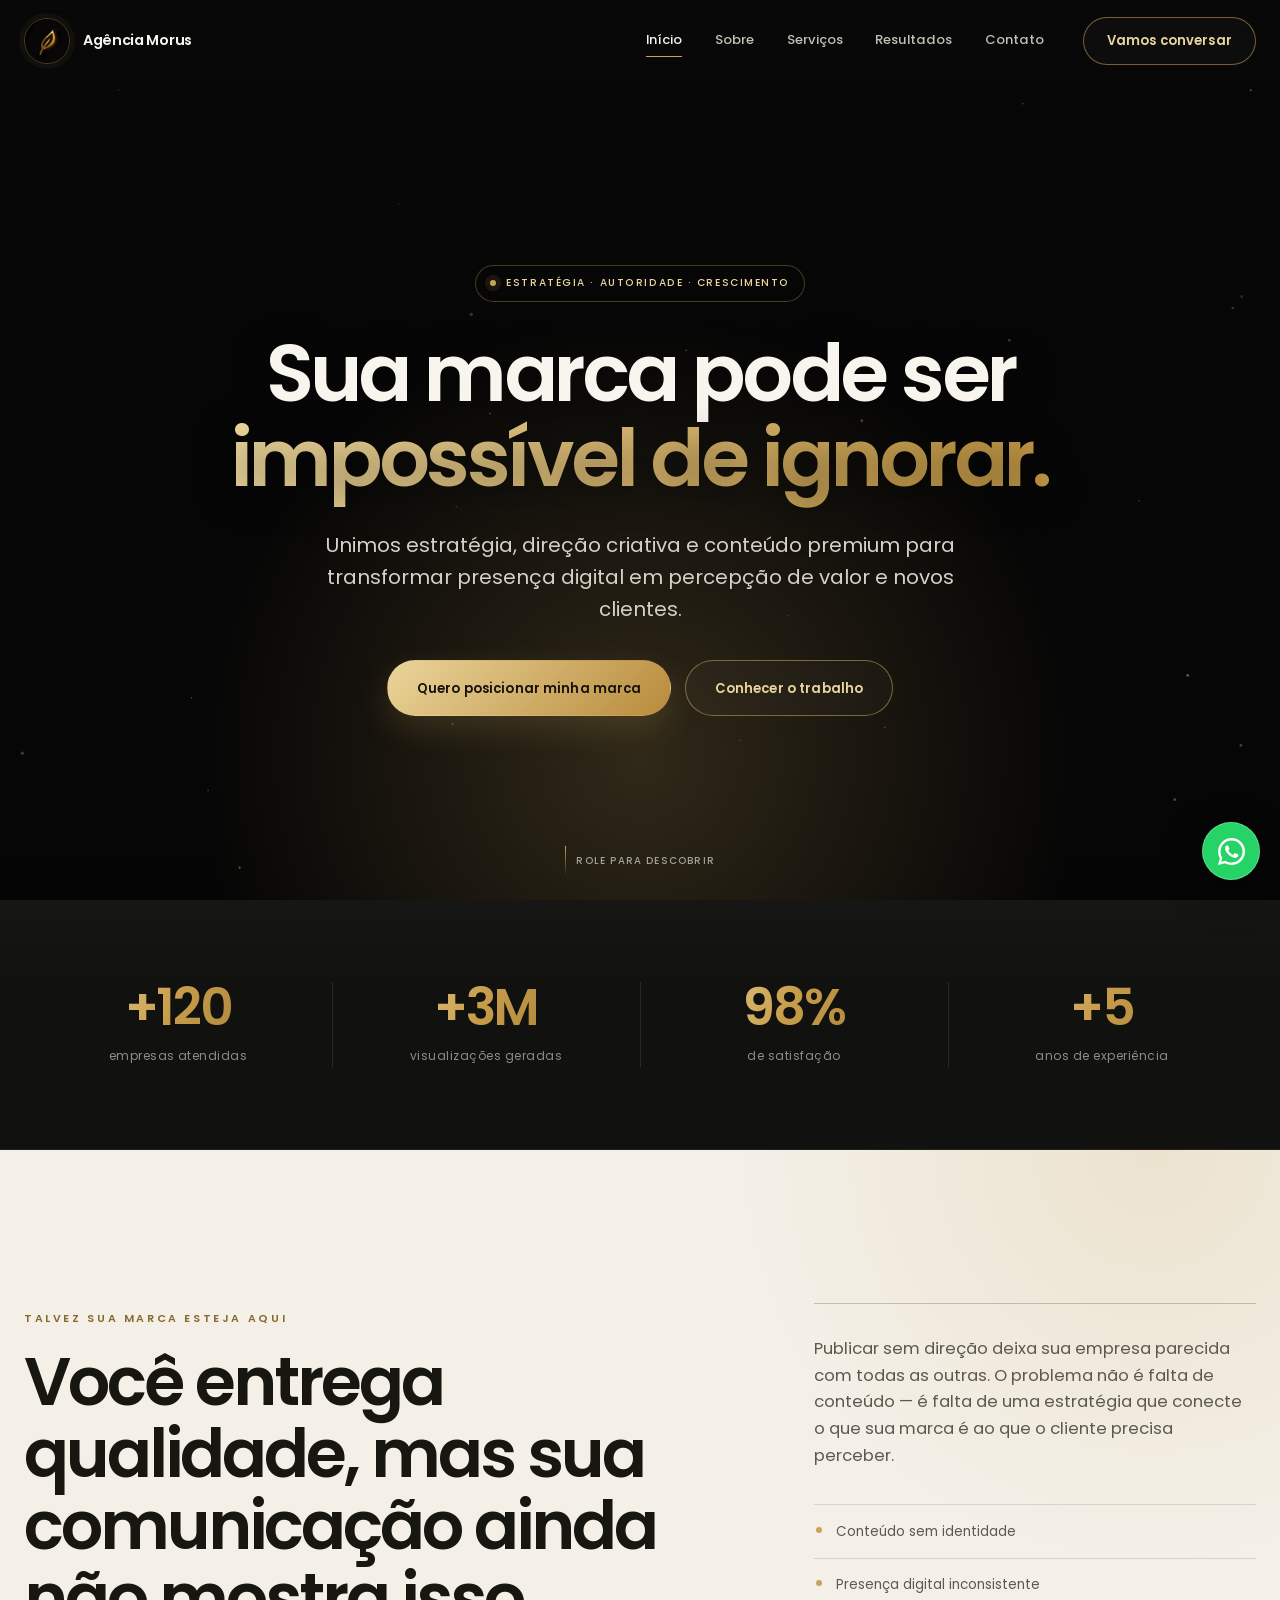
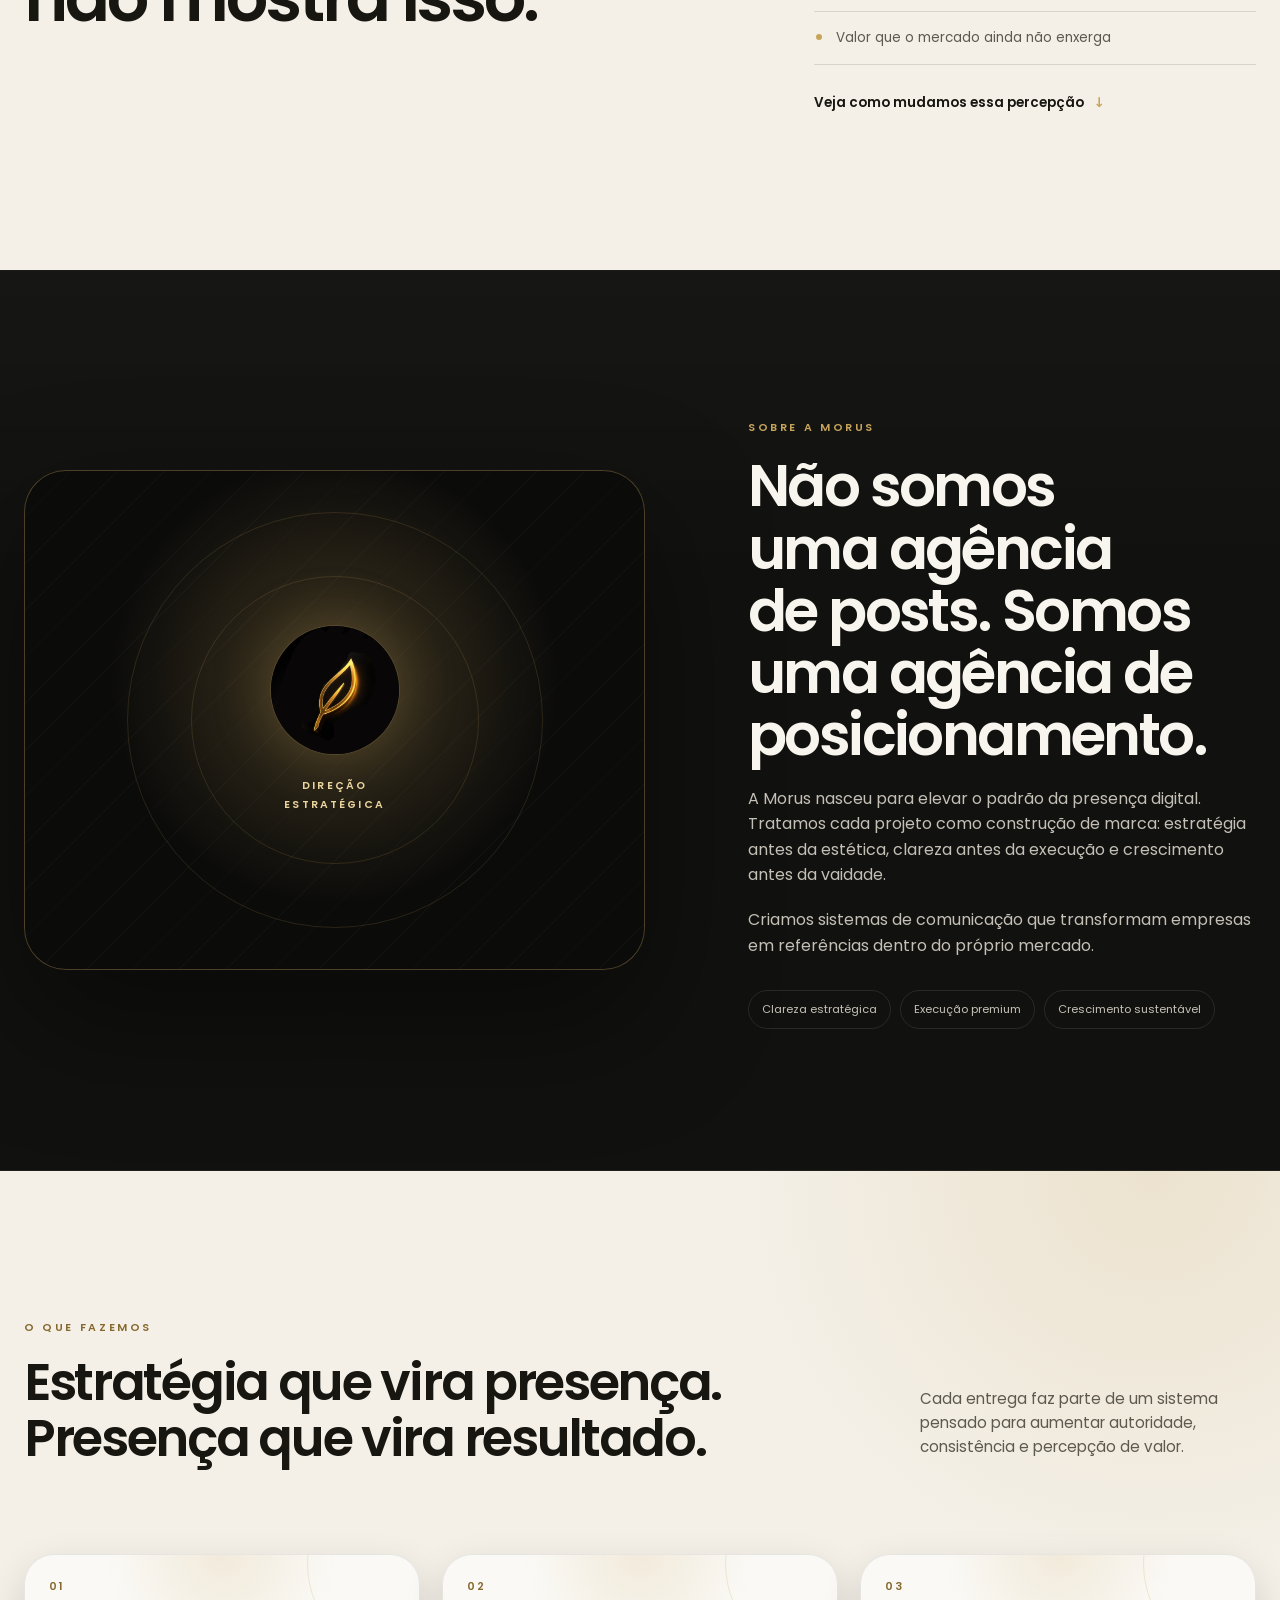
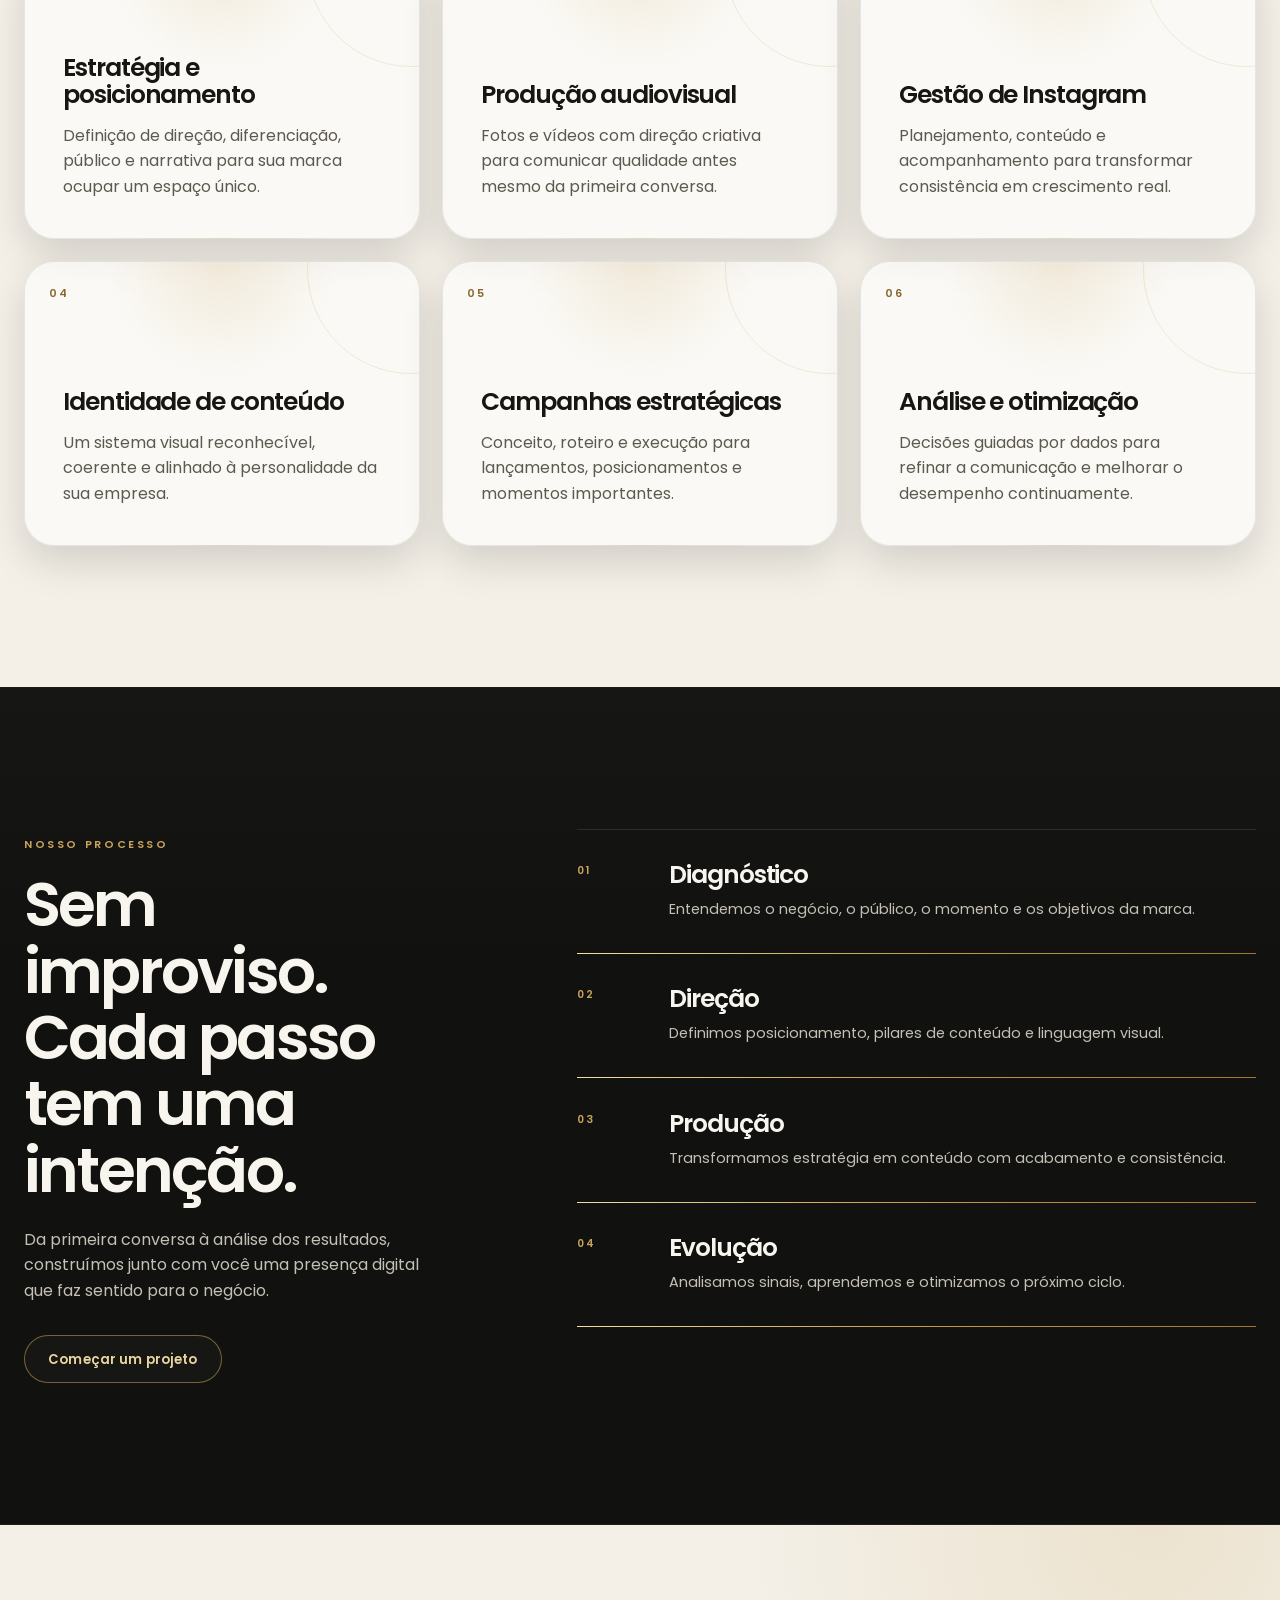
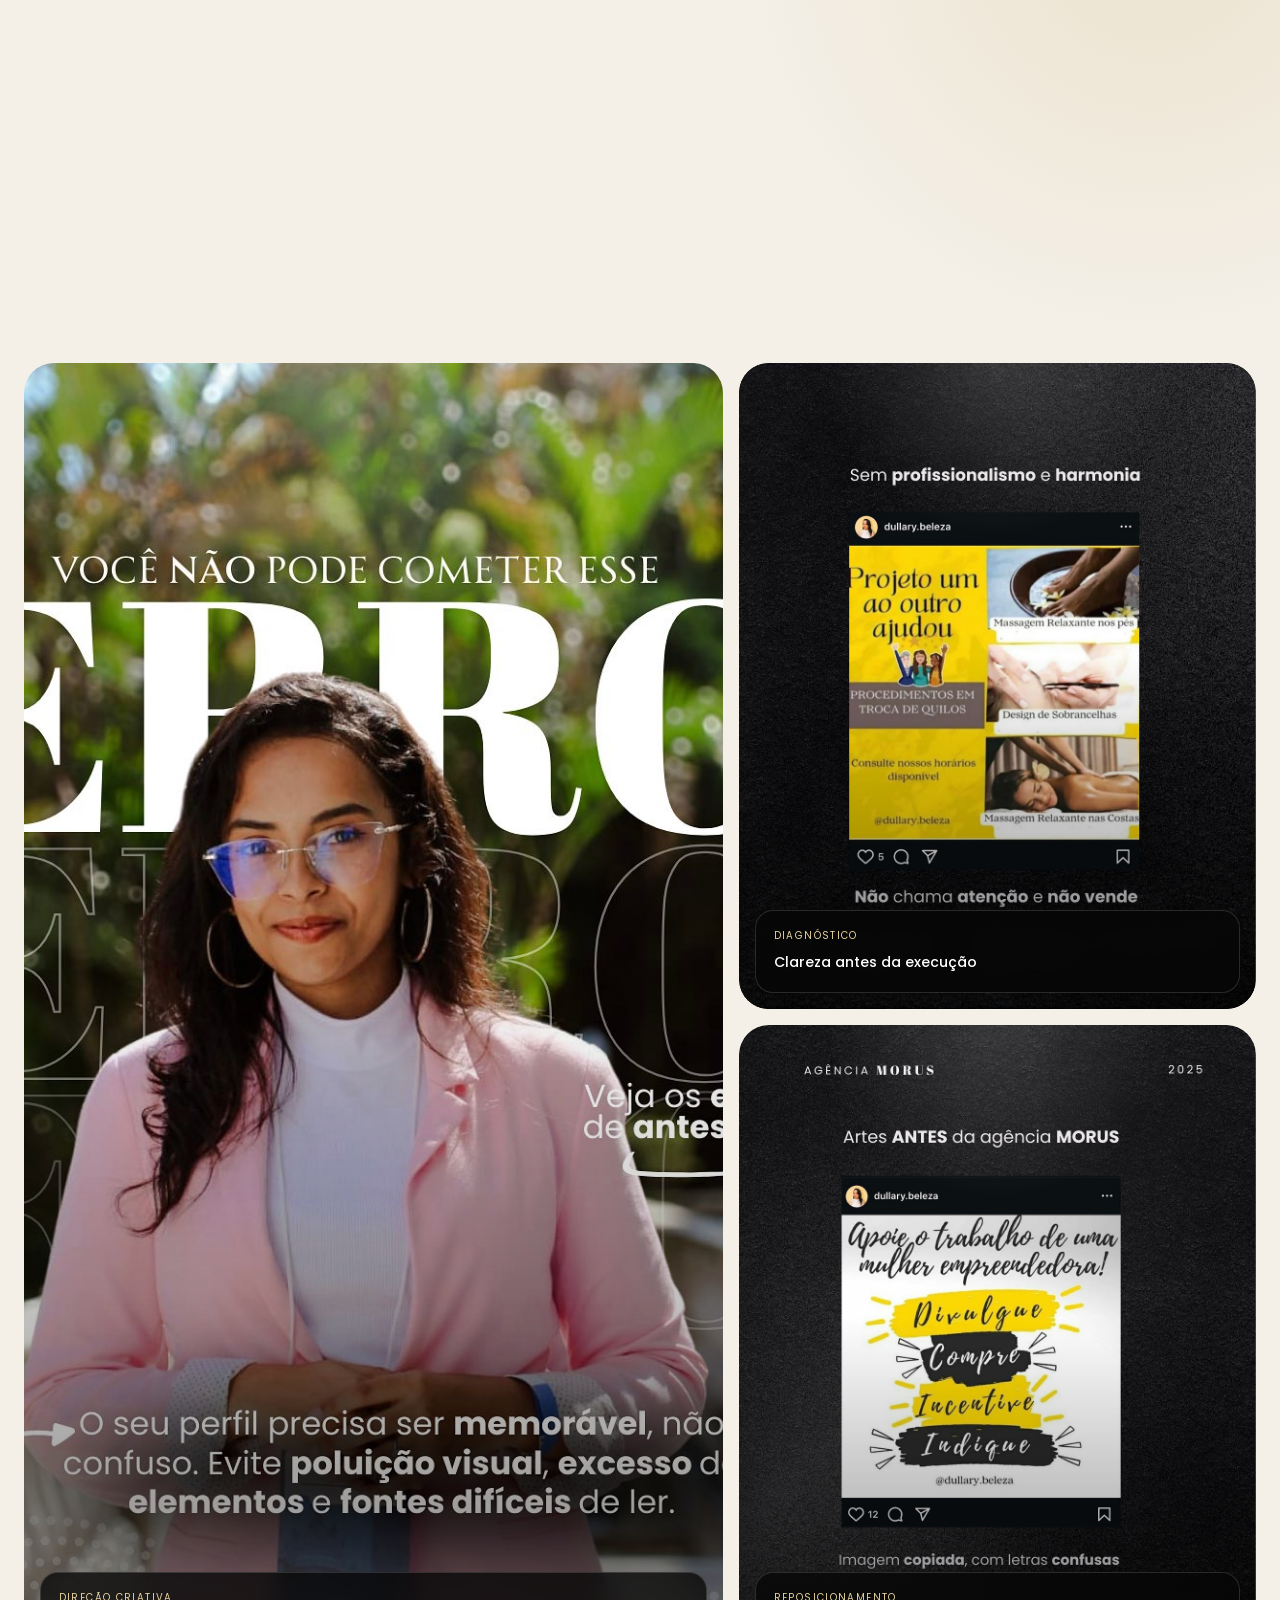
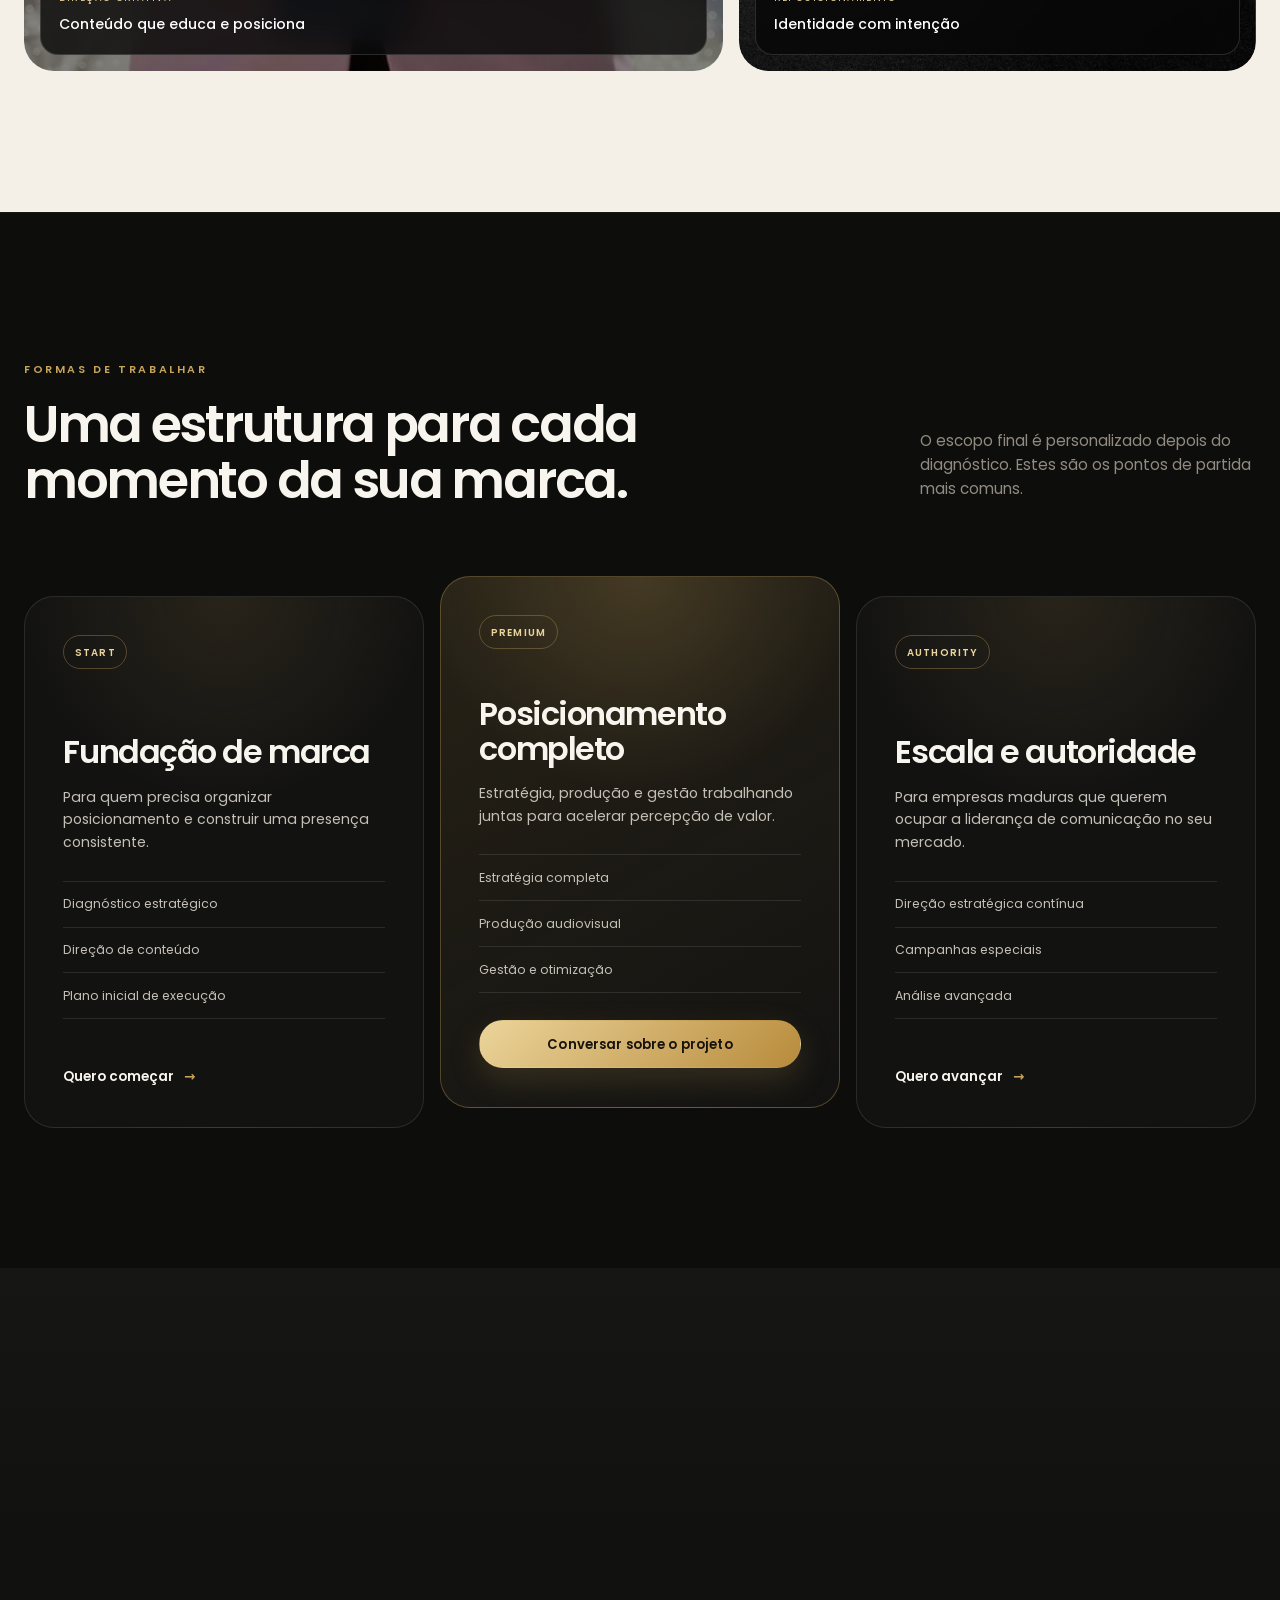
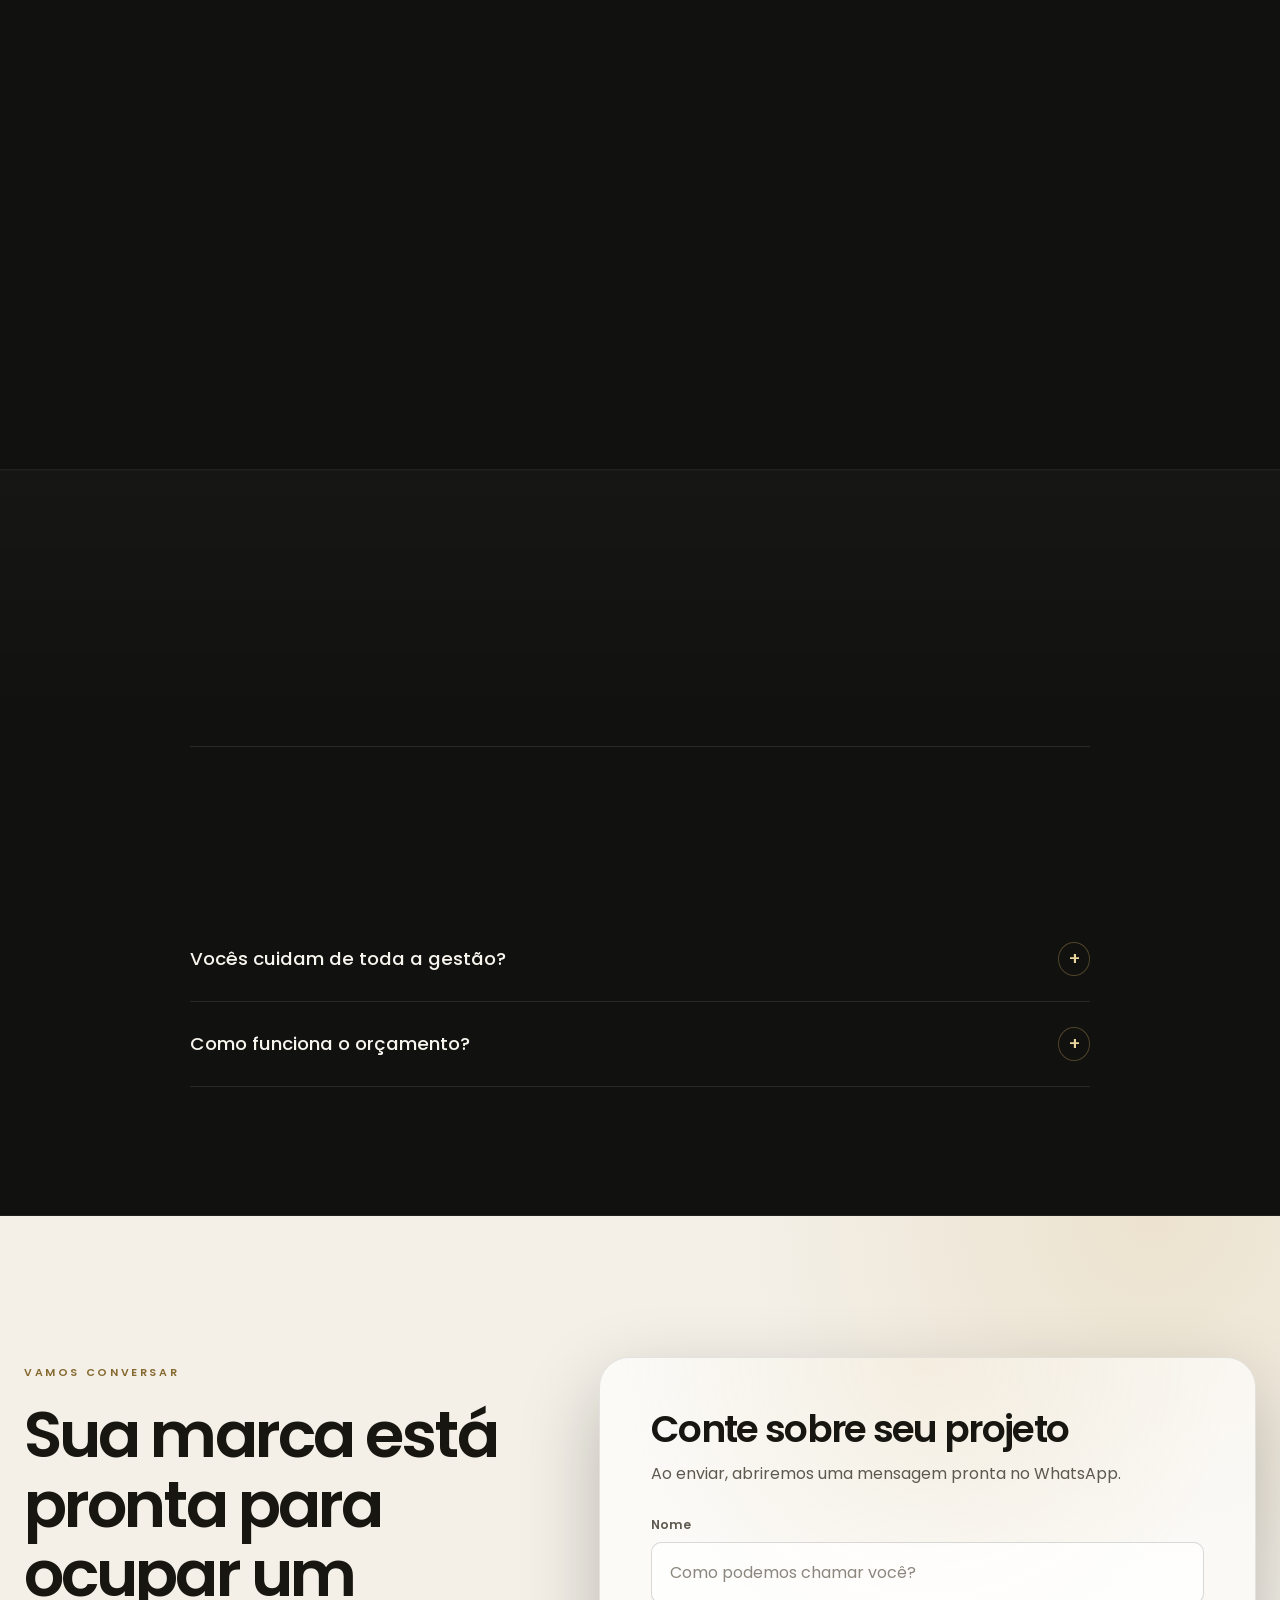
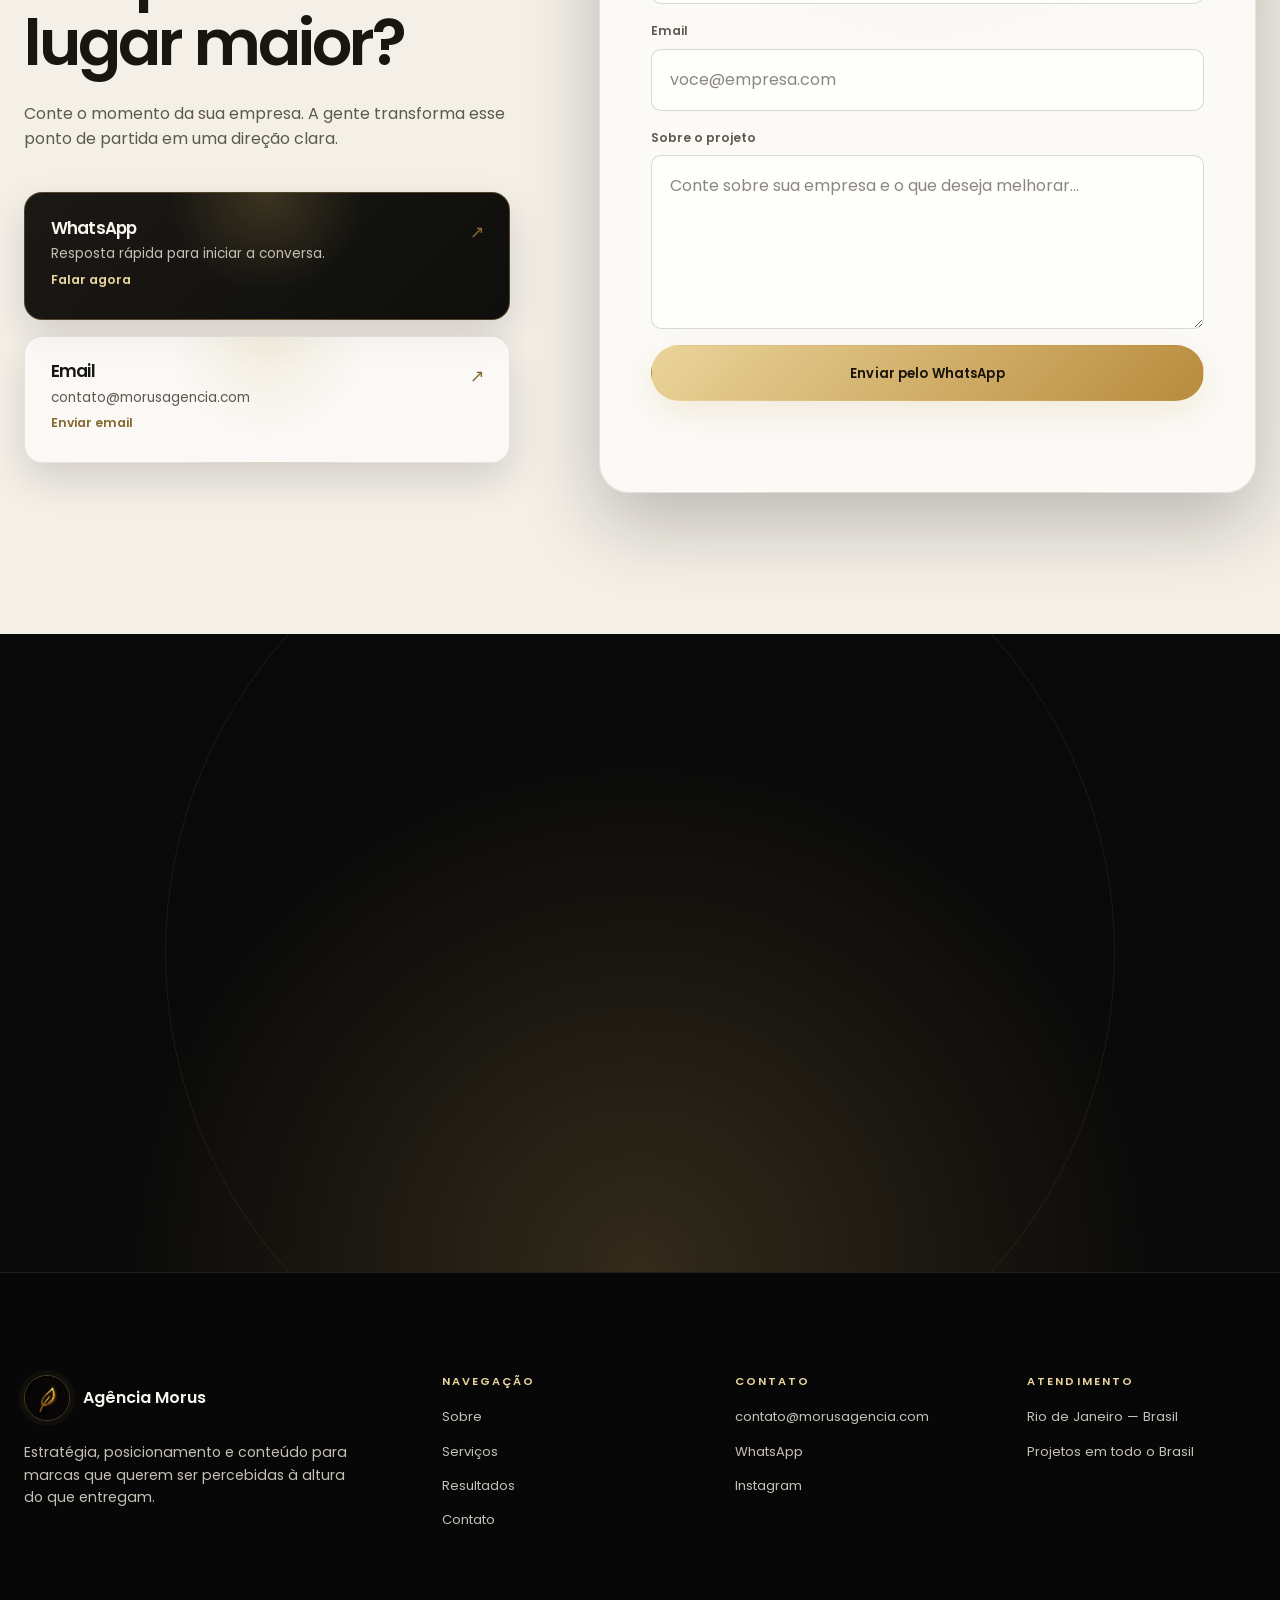
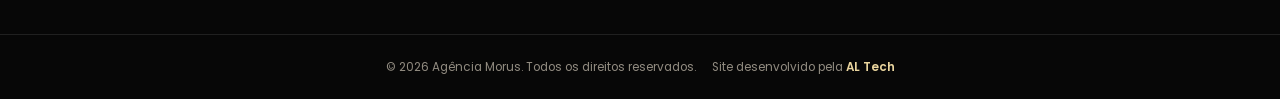
<file: pages/servicos.html>
<!DOCTYPE html>
<html lang="pt-BR">
<head>
  <meta charset="UTF-8">
  <meta name="viewport" content="width=device-width, initial-scale=1.0">
  <meta http-equiv="refresh" content="0; url=../index.html#servicos">
  <link rel="canonical" href="../index.html#servicos">
  <link rel="icon" type="image/jpeg" href="../images/logomorus.jpg">
  <link rel="apple-touch-icon" href="../images/logomorus.jpg">
  <title>Serviços — Agência Morus</title>
</head>
<body>
  <p>Esta página agora faz parte do novo site da Morus. <a href="../index.html#servicos">Ir para Serviços</a>.</p>
  <script>window.location.replace("../index.html#servicos");</script>
</body>
</html>
</file>
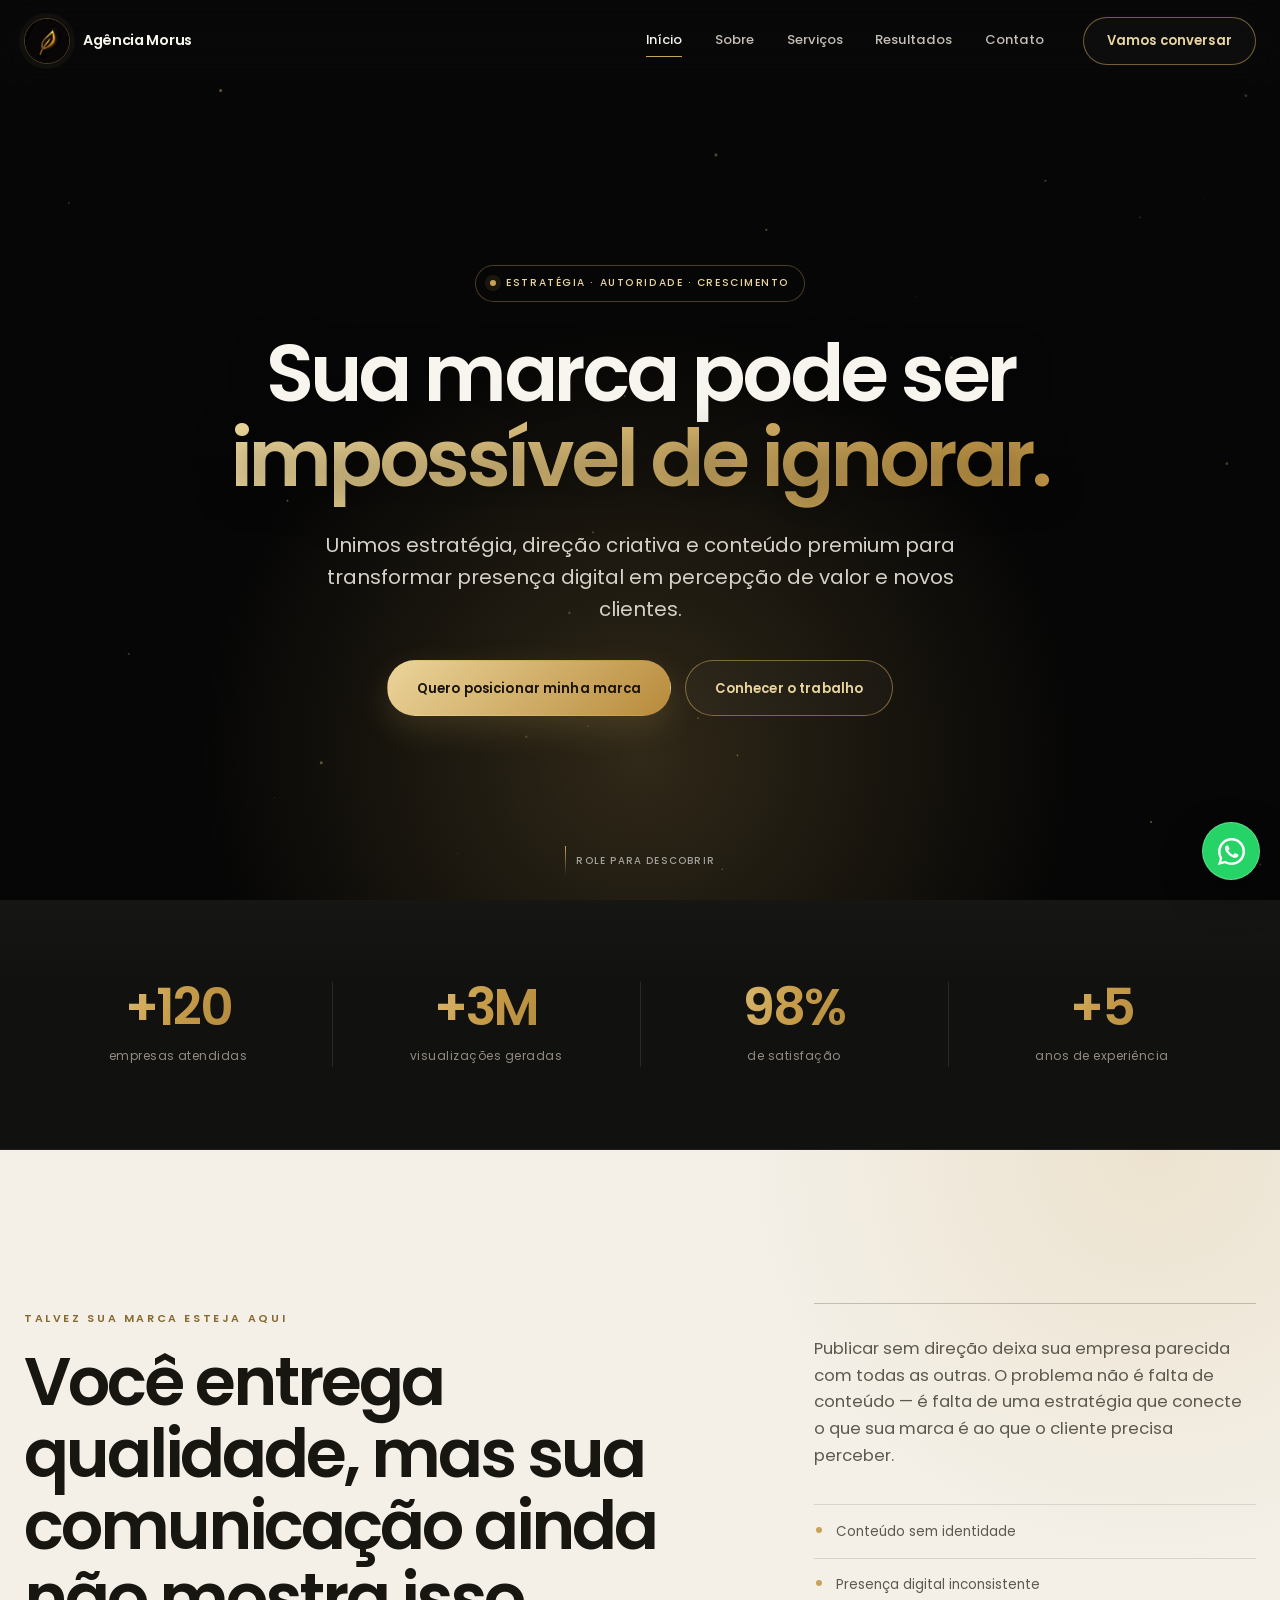
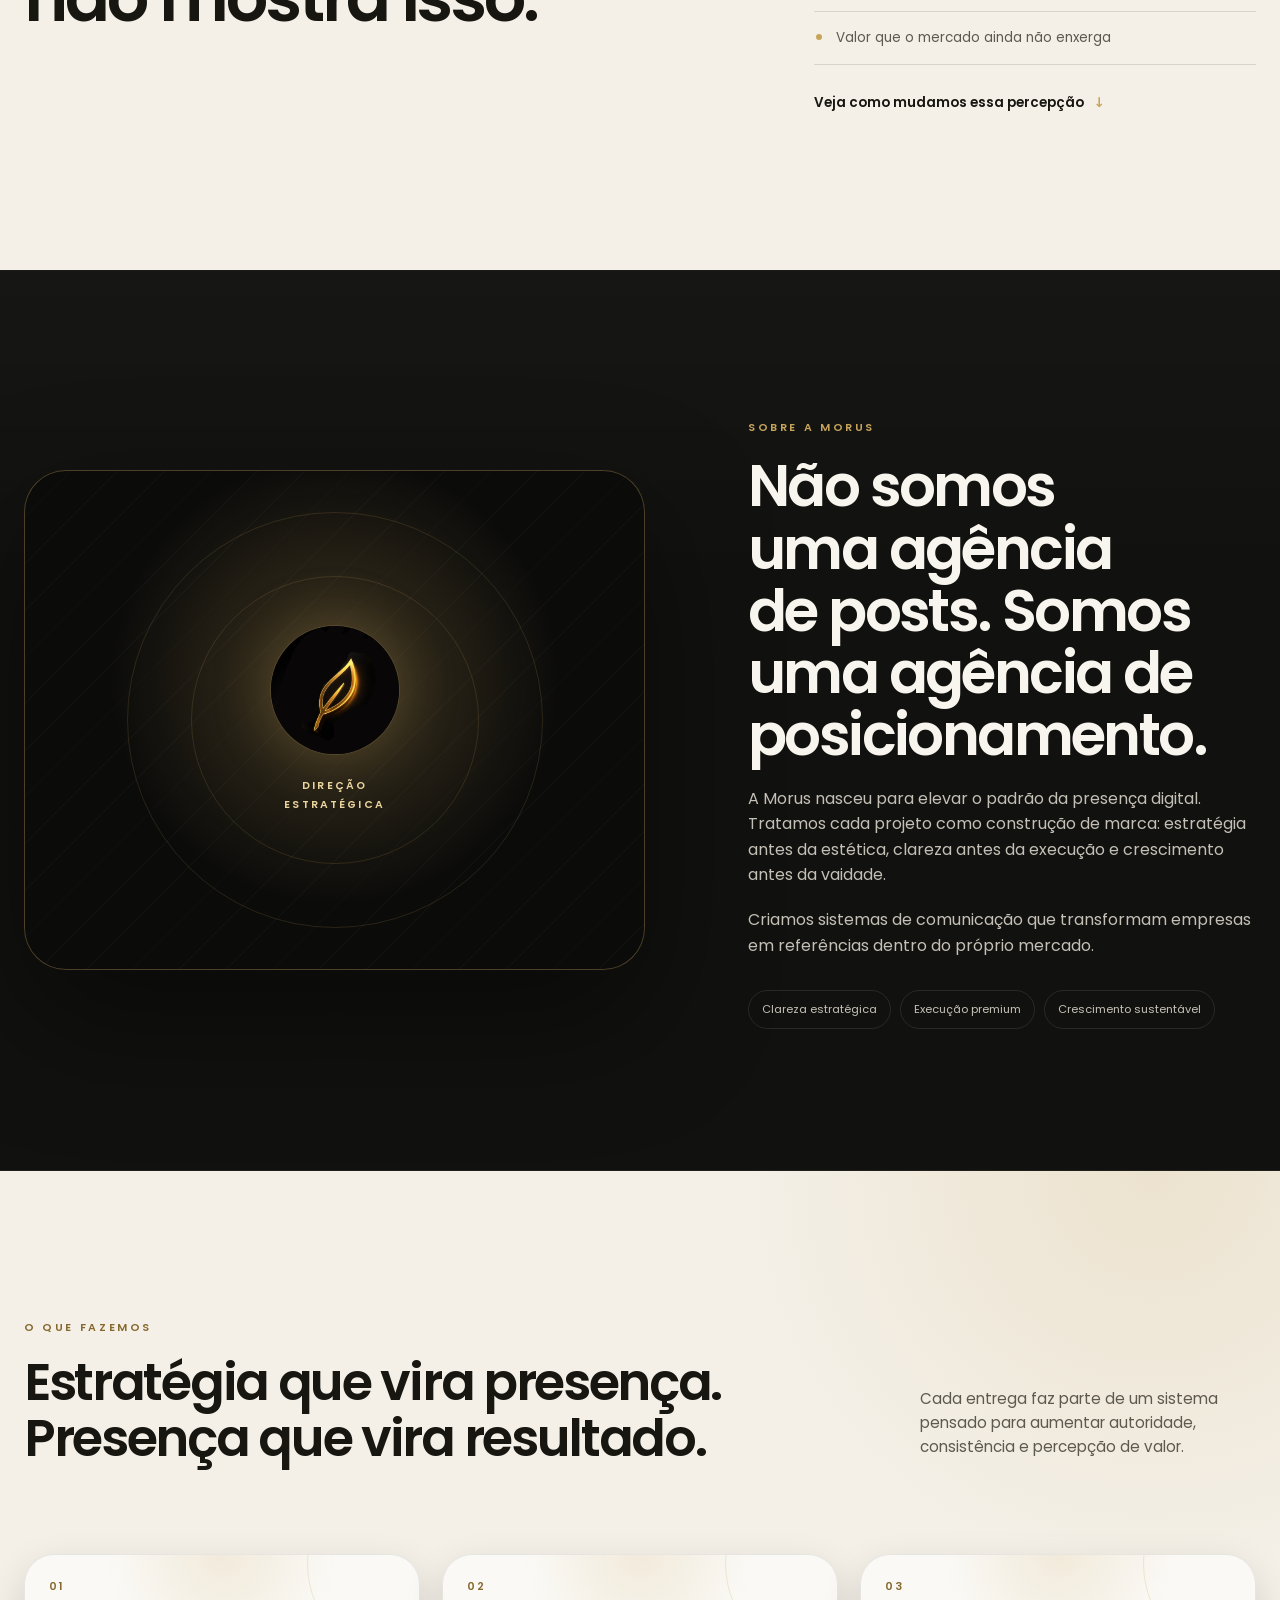
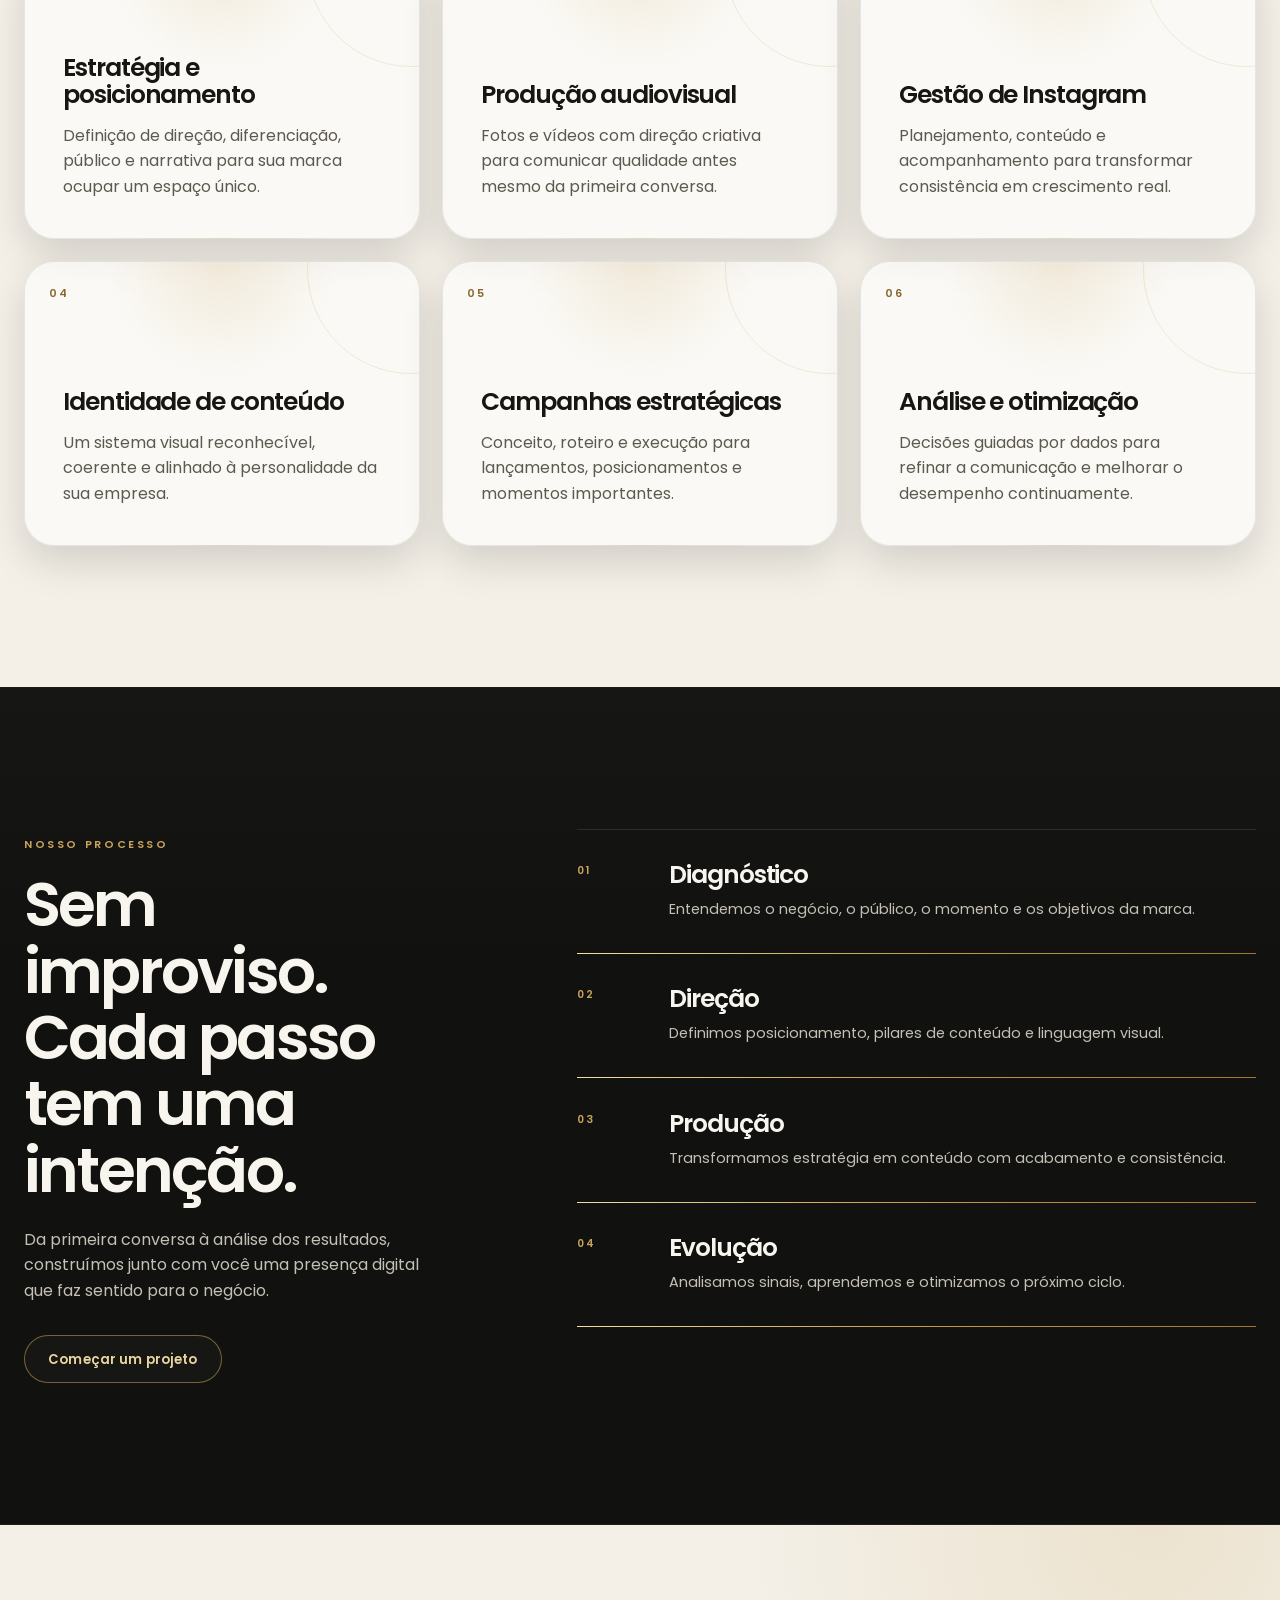
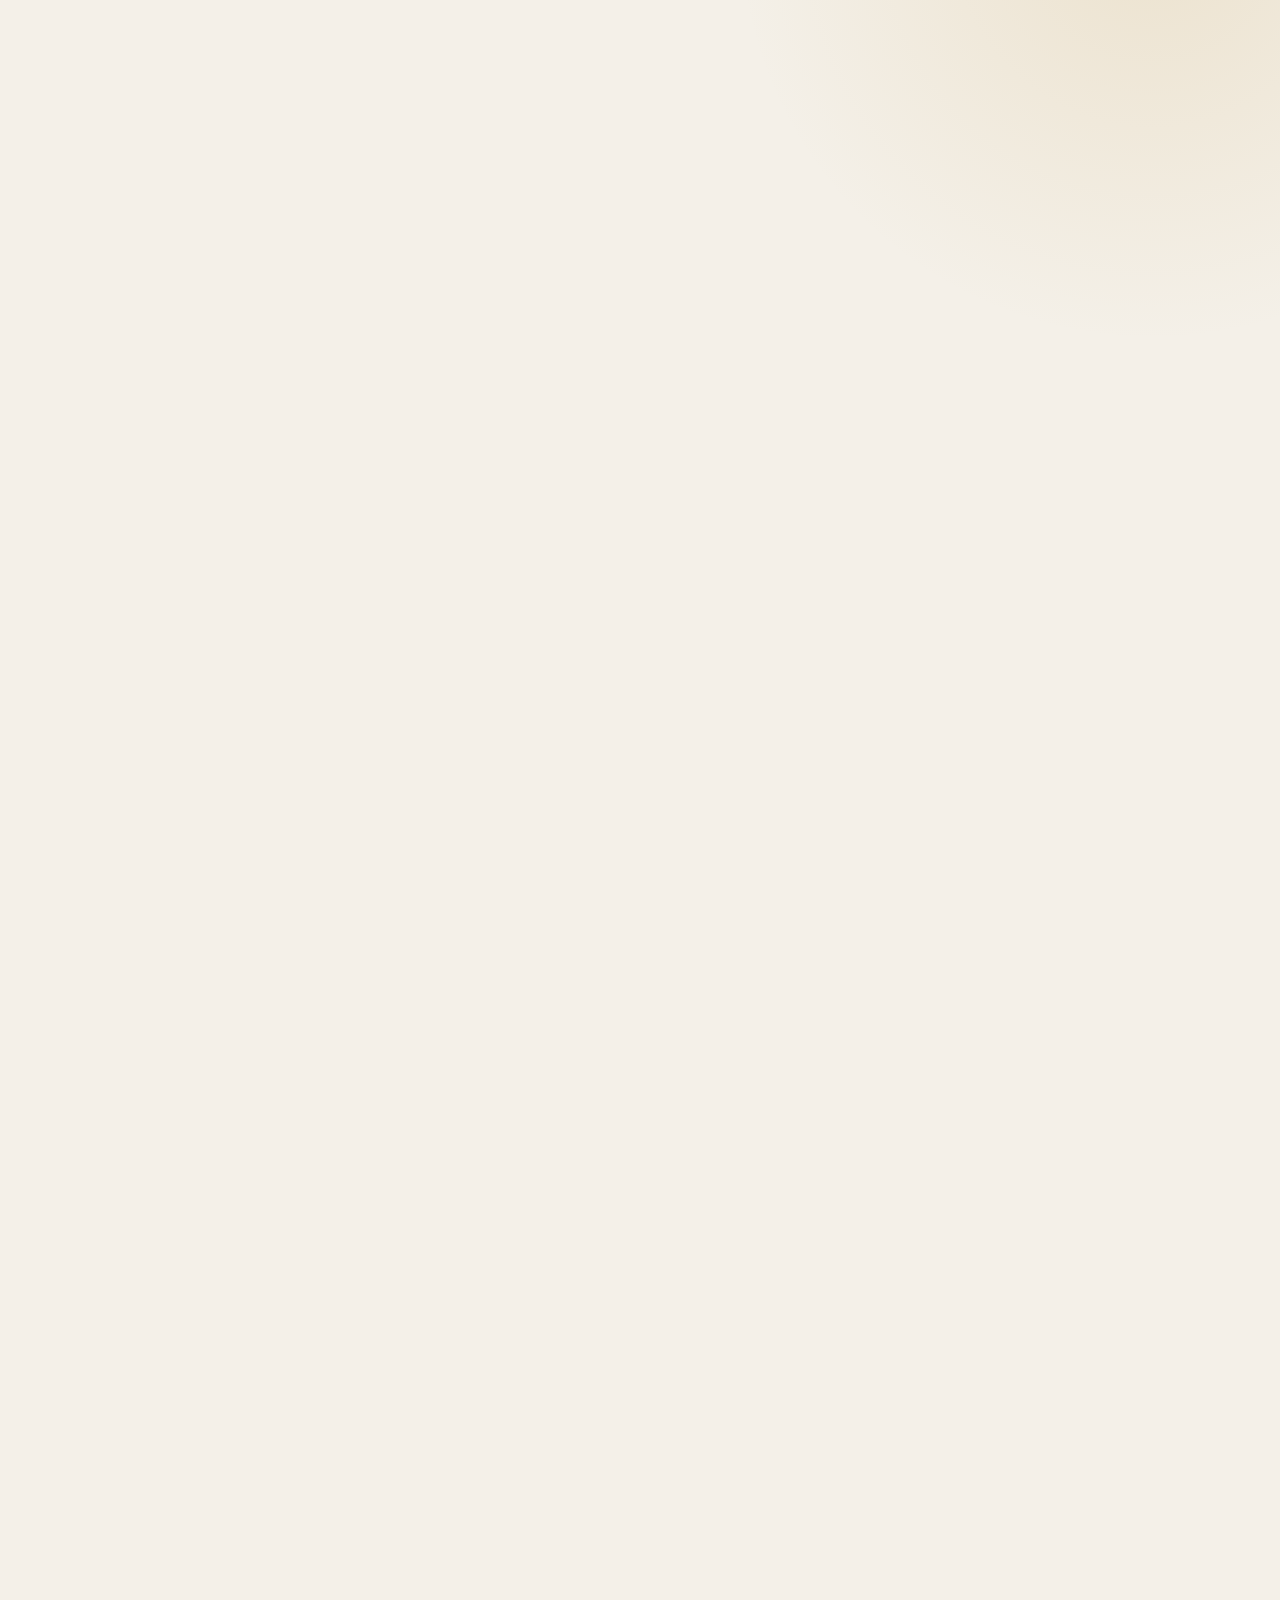
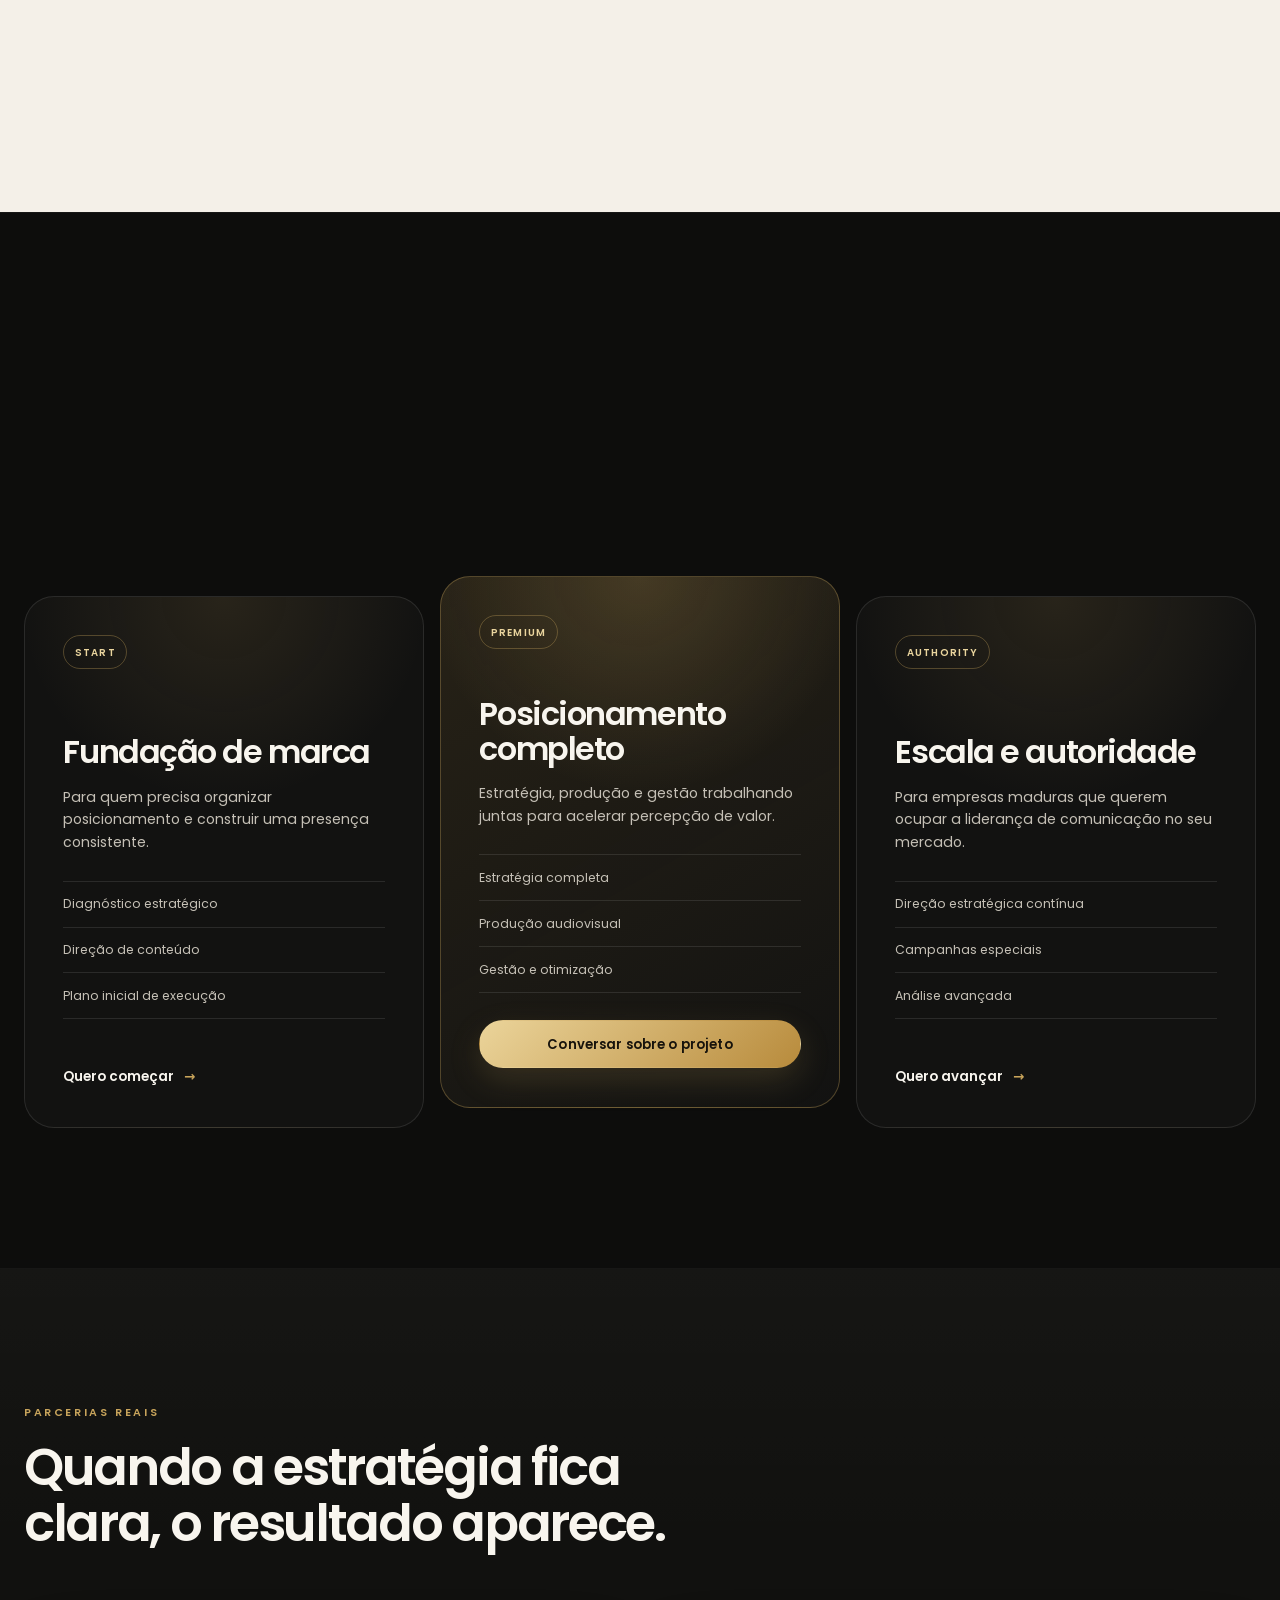
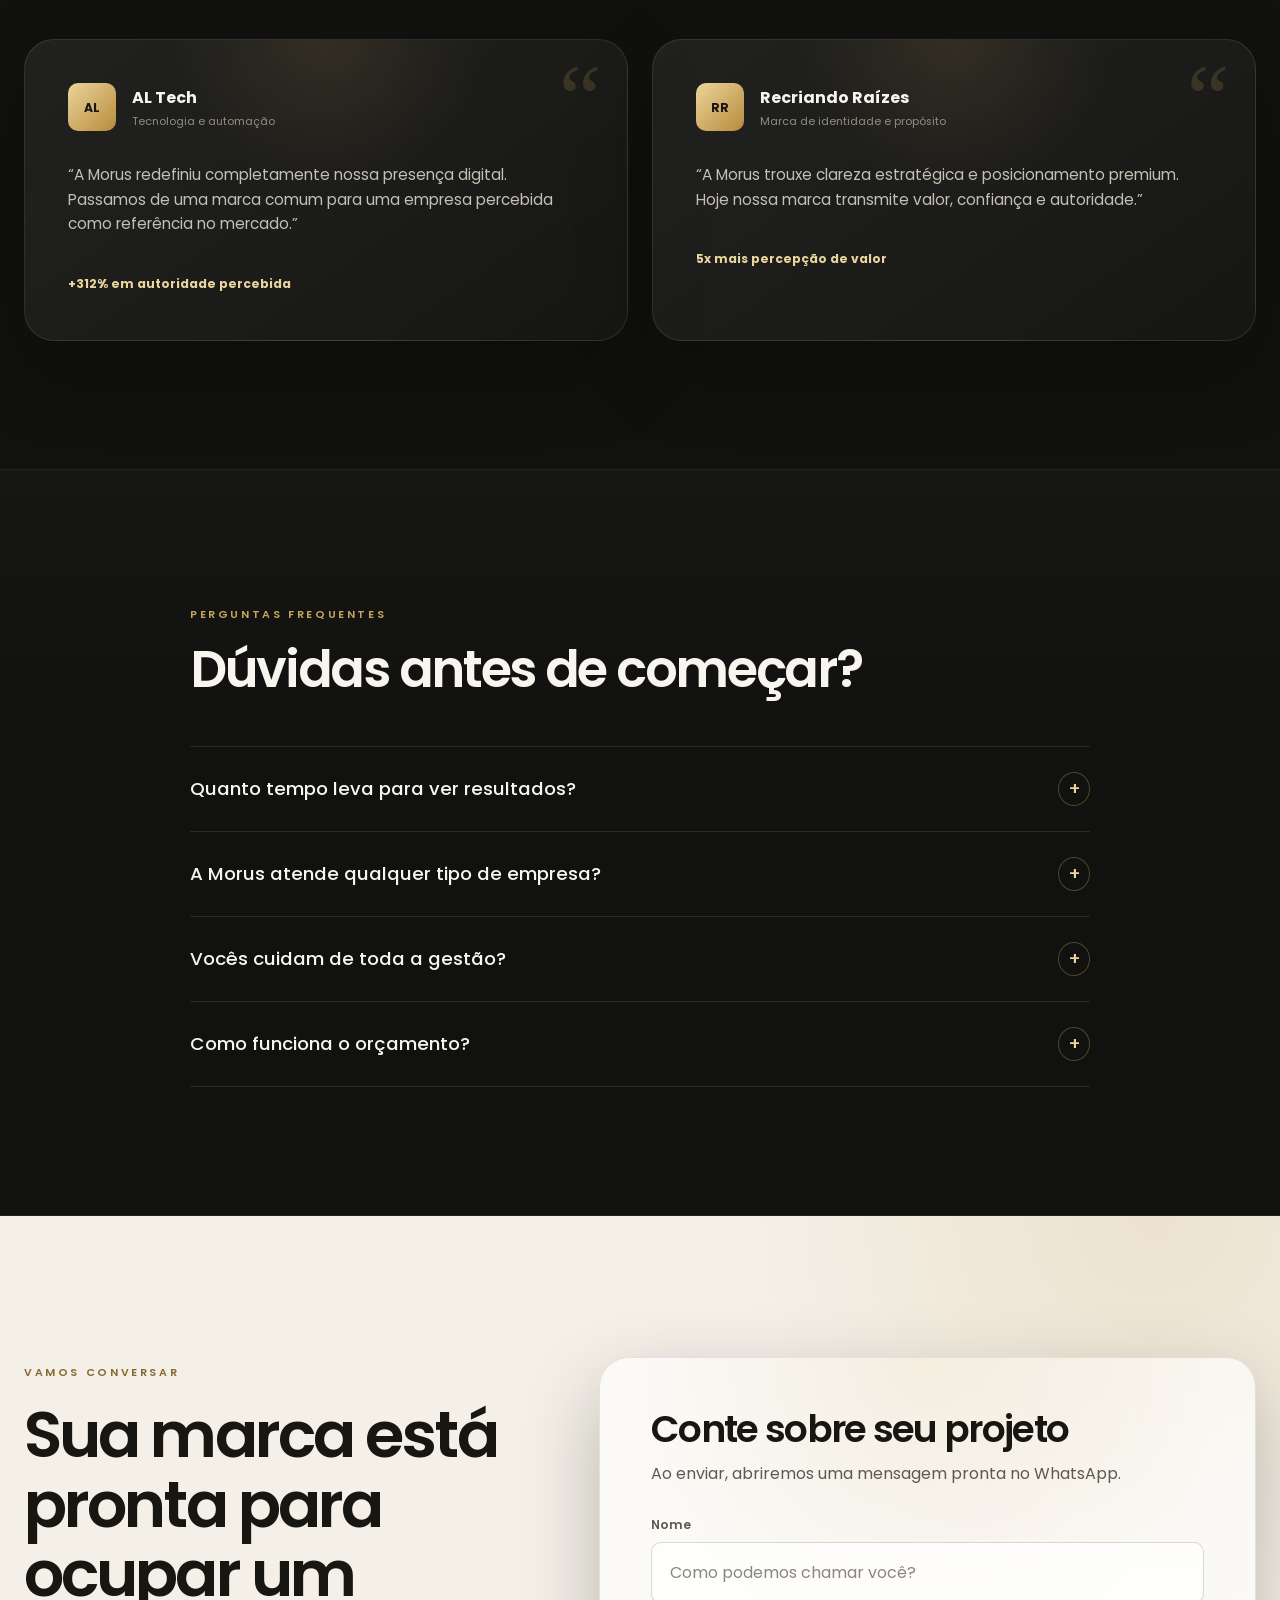
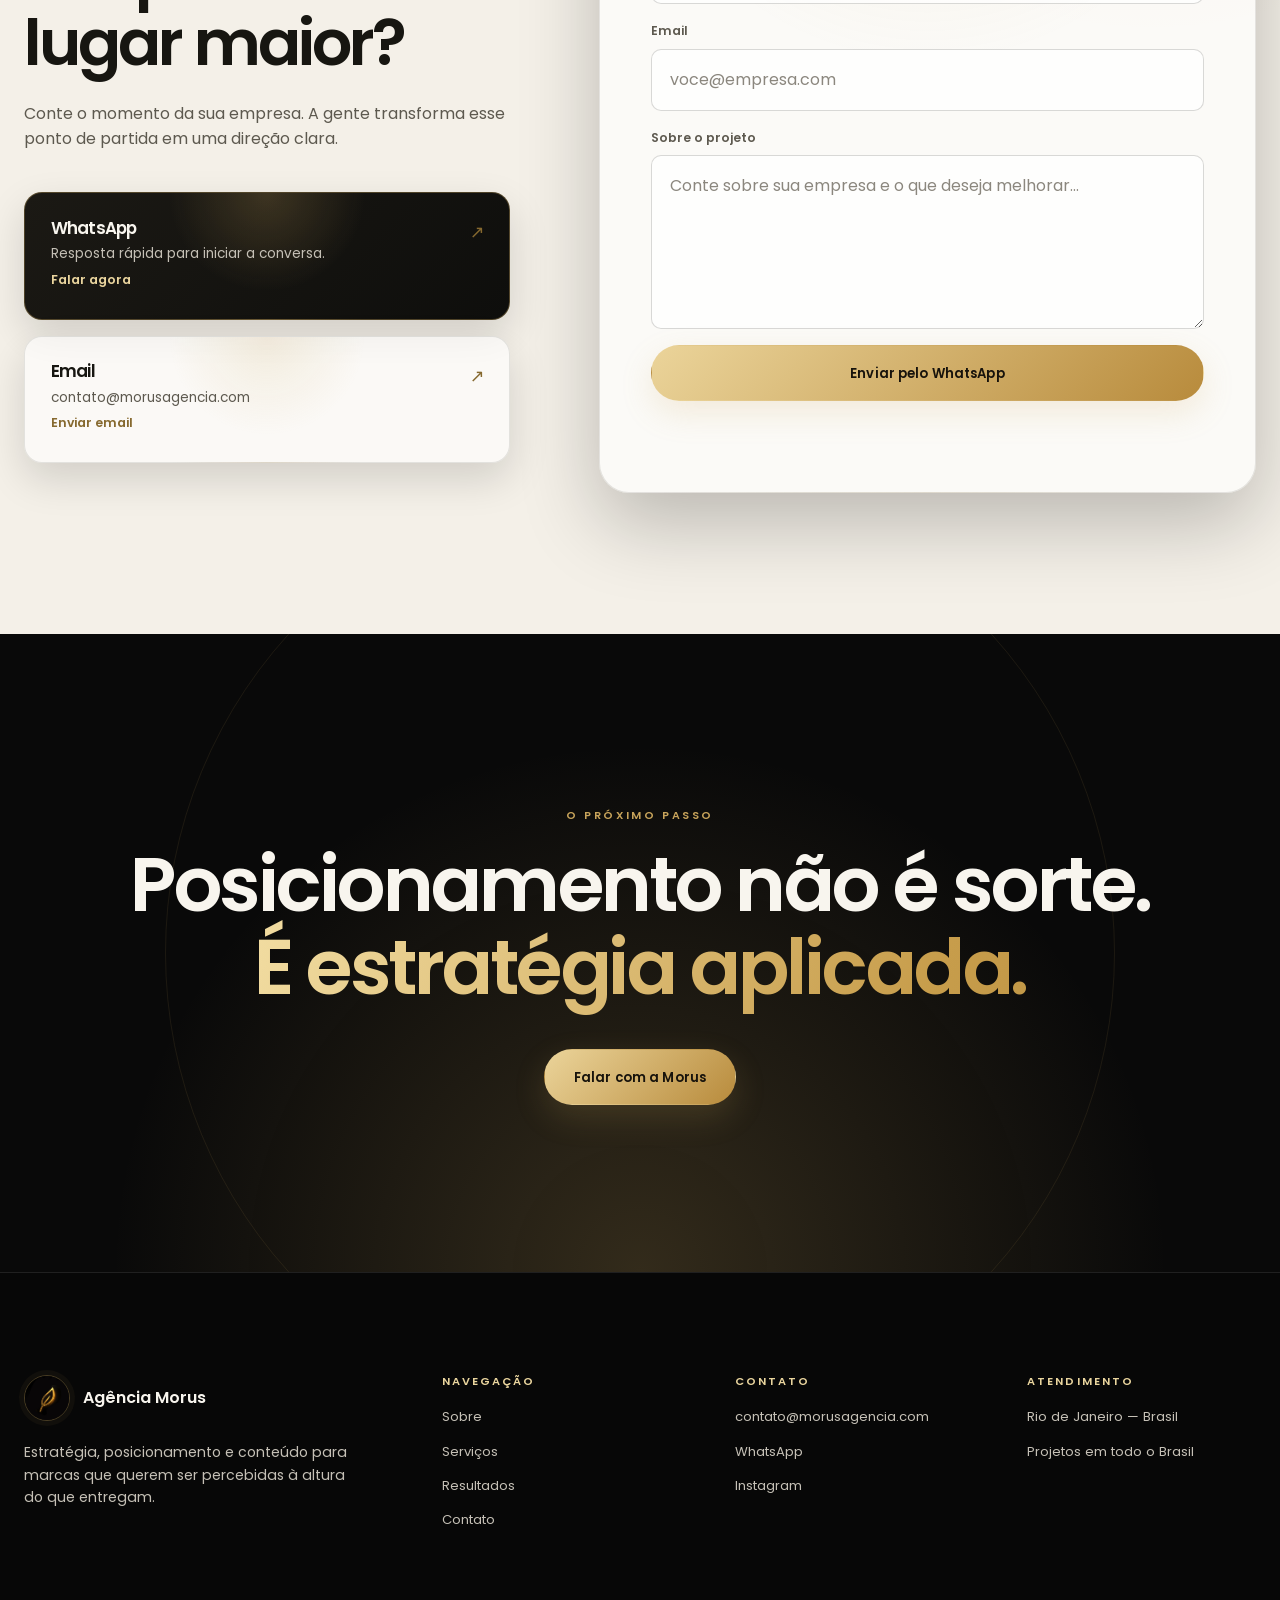
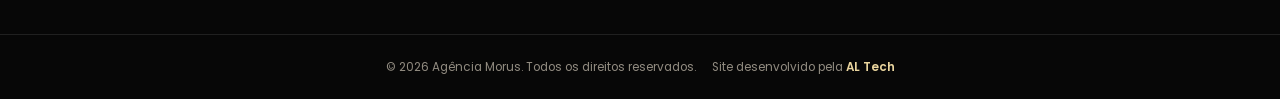
<file: pages/sobre.html>
<!DOCTYPE html>
<html lang="pt-BR">
<head>
  <meta charset="UTF-8">
  <meta name="viewport" content="width=device-width, initial-scale=1.0">
  <meta http-equiv="refresh" content="0; url=../index.html#sobre">
  <link rel="canonical" href="../index.html#sobre">
  <link rel="icon" type="image/jpeg" href="../images/logomorus.jpg">
  <link rel="apple-touch-icon" href="../images/logomorus.jpg">
  <title>Sobre — Agência Morus</title>
</head>
<body>
  <p>Esta página agora faz parte do novo site da Morus. <a href="../index.html#sobre">Ir para Sobre</a>.</p>
  <script>window.location.replace("../index.html#sobre");</script>
</body>
</html>
</file>
<file: assets/css/variables.css>
:root {
  color-scheme: dark;

  --bg-dark: #0a0a0a;
  --bg-dark-secondary: #11110f;
  --bg-dark-soft: #181714;
  --bg-light: #f4f0e8;
  --bg-light-soft: #fffdf8;

  --text-primary: #f8f5ee;
  --text-secondary: #c5c0b6;
  --text-muted: #918b80;
  --text-dark: #171611;
  --text-soft-dark: #5d594f;

  --gold-primary: #c8a45b;
  --gold-soft: #ead59e;
  --gold-deep: #86692f;
  --gold-gradient: linear-gradient(115deg, #f2dda2 0%, #c79d4b 48%, #9f772f 100%);
  --gold-gradient-soft: linear-gradient(135deg, #ebd49a, #b88b3c);
  --gold-soft-glow: rgba(200, 164, 91, .23);

  --card-glass: rgba(255, 255, 255, .045);
  --border-soft: rgba(255, 255, 255, .1);
  --border-gold-soft: rgba(200, 164, 91, .34);

  --shadow-soft: 0 16px 40px rgba(0, 0, 0, .14);
  --shadow-medium: 0 30px 80px rgba(0, 0, 0, .24);
  --shadow-strong: 0 50px 130px rgba(0, 0, 0, .45);

  --radius-sm: 10px;
  --radius-md: 18px;
  --radius-lg: 30px;
  --radius-xl: 42px;
  --radius-full: 999px;

  --container-width: 1240px;
  --header-height: 82px;
  --section-spacing: clamp(5rem, 9vw, 8.5rem);

  --z-header: 1000;
  --z-overlay: 2000;
  --z-menu: 3000;

  --ease-premium: cubic-bezier(.22, 1, .36, 1);
  --transition-fast: .2s ease;
  --transition: .4s var(--ease-premium);
  --transition-slow: .75s var(--ease-premium);

  --font-primary: "Poppins", system-ui, -apple-system, BlinkMacSystemFont, "Segoe UI", sans-serif;
  --fs-hero: clamp(2.65rem, 6.2vw, 5.8rem);
  --fs-title: clamp(2rem, 4vw, 3.65rem);
  --fs-subtitle: clamp(1.05rem, 1.7vw, 1.25rem);
  --fs-body: 1rem;
}
</file>
<file: assets/css/global.css>
html {
  scroll-behavior: smooth;
  scroll-padding-top: calc(var(--header-height) + 1rem);
}

body {
  min-width: 320px;
  overflow-x: hidden;
  background:
    radial-gradient(circle at 8% -5%, rgba(200, 164, 91, .09), transparent 28rem),
    var(--bg-dark);
  color: var(--text-primary);
  font-family: var(--font-primary);
  font-size: var(--fs-body);
  line-height: 1.75;
}

body.menu-open { overflow: hidden; }

.skip-link {
  position: fixed;
  top: .75rem;
  left: .75rem;
  z-index: 5000;
  padding: .75rem 1rem;
  border-radius: var(--radius-sm);
  background: var(--gold-primary);
  color: var(--text-dark);
  transform: translateY(-150%);
  transition: transform var(--transition-fast);
}

.skip-link:focus { transform: translateY(0); }

.scroll-progress {
  position: fixed;
  top: 0;
  left: 0;
  z-index: 6000;
  width: 100%;
  height: 3px;
  background: var(--gold-gradient);
  transform: scaleX(0);
  transform-origin: left center;
  transition: transform .12s linear;
  box-shadow: 0 0 24px rgba(200, 164, 91, .55);
  pointer-events: none;
}

h1, h2, h3, h4 {
  line-height: 1.08;
  letter-spacing: -.045em;
  text-wrap: balance;
}

h1 { font-size: var(--fs-hero); font-weight: 600; }
h2 { font-size: var(--fs-title); font-weight: 600; }
h3 { font-size: clamp(1.2rem, 2vw, 1.55rem); font-weight: 600; }

p { color: var(--text-secondary); }

a, button, input, textarea { -webkit-tap-highlight-color: transparent; }

img { background: var(--bg-dark-soft); }

::selection {
  background: var(--gold-primary);
  color: var(--text-dark);
}

:focus-visible {
  outline: 2px solid var(--gold-soft);
  outline-offset: 4px;
}

.container {
  width: min(calc(100% - 3rem), var(--container-width));
  margin-inline: auto;
}

.page-transition { padding-top: var(--header-height); }

.section,
.section-dark,
.section-light {
  position: relative;
  padding-block: var(--section-spacing);
}

.section,
.section-dark {
  background: var(--bg-dark);
  color: var(--text-primary);
}

.section-dark {
  background:
    linear-gradient(180deg, rgba(255, 255, 255, .018), transparent 35%),
    var(--bg-dark-secondary);
  border-block: 1px solid rgba(255, 255, 255, .045);
}

.section-light {
  color-scheme: light;
  overflow: hidden;
  background:
    radial-gradient(circle at 90% 0%, rgba(200, 164, 91, .18), transparent 26rem),
    var(--bg-light);
  color: var(--text-dark);
}

.section-light p { color: var(--text-soft-dark); }

.section-title { margin-bottom: clamp(2.25rem, 5vw, 4.5rem); }

.section-title::before {
  content: "MORUS";
  display: block;
  width: max-content;
  margin-bottom: .9rem;
  color: var(--gold-primary);
  font-size: .68rem;
  font-weight: 600;
  letter-spacing: .28em;
}

.eyebrow {
  display: inline-block;
  margin-bottom: 1.15rem;
  color: var(--gold-primary);
  font-size: .68rem;
  font-weight: 600;
  letter-spacing: .24em;
  text-transform: uppercase;
}

.section-light .eyebrow { color: var(--gold-deep); }

.text-link {
  display: inline-flex;
  align-items: center;
  gap: .6rem;
  margin-top: 1.6rem;
  color: inherit;
  font-size: .84rem;
  font-weight: 600;
}

.text-link span { color: var(--gold-primary); transition: transform var(--transition); }
.text-link:hover span { transform: translateX(4px); }

main section[id] { scroll-margin-top: var(--header-height); }

.hero-highlight {
  background: var(--gold-gradient);
  background-size: 180% 180%;
  -webkit-background-clip: text;
  background-clip: text;
  color: transparent;
  animation: textGoldFlow 9s ease-in-out infinite;
}

.reveal {
  --reveal-x: 0px;
  --reveal-y: 42px;
  --reveal-scale: .985;
  --reveal-blur: 14px;
  --reveal-delay: 0ms;
  opacity: 0;
  filter: blur(var(--reveal-blur));
  transform: translate3d(var(--reveal-x), var(--reveal-y), 0) scale(var(--reveal-scale));
  transform-origin: center bottom;
  transition:
    opacity .9s var(--ease-premium) var(--reveal-delay),
    filter .9s var(--ease-premium) var(--reveal-delay),
    transform .9s var(--ease-premium) var(--reveal-delay),
    clip-path .9s var(--ease-premium) var(--reveal-delay);
  will-change: opacity, filter, transform;
}

.reveal-left { --reveal-x: -56px; --reveal-y: 18px; }
.reveal-right { --reveal-x: 56px; --reveal-y: 18px; }
.reveal-zoom { --reveal-scale: .92; --reveal-y: 18px; }
.reveal-soft { --reveal-y: 24px; --reveal-blur: 8px; }
.reveal-clip { clip-path: inset(0 0 18% 0 round 28px); }

.reveal.active.reveal-clip { clip-path: inset(0 0 0 0 round 28px); }

.reveal.active .stagger-child {
  opacity: 1;
  transform: translateY(0);
}

.reveal.active {
  opacity: 1;
  transform: translate3d(0, 0, 0) scale(1);
  filter: blur(0);
}

.header {
  position: fixed;
  inset: 0 0 auto;
  z-index: var(--z-header);
  height: var(--header-height);
  border-bottom: 1px solid transparent;
  background: rgba(8, 8, 8, .68);
  backdrop-filter: blur(20px) saturate(130%);
  -webkit-backdrop-filter: blur(20px) saturate(130%);
  transition: height var(--transition), background var(--transition), border-color var(--transition);
}

.header.scrolled {
  height: 70px;
  border-color: var(--border-soft);
  background: rgba(8, 8, 8, .93);
}

.header-inner {
  display: flex;
  align-items: center;
  justify-content: space-between;
  height: 100%;
  gap: 1.5rem;
}

.logo,
.footer-logo {
  display: inline-flex;
  align-items: center;
  flex: 0 0 auto;
  gap: .8rem;
  color: var(--text-primary);
}

.logo-circle {
  width: 46px;
  aspect-ratio: 1;
  overflow: hidden;
  flex: 0 0 auto;
  border: 1px solid var(--border-gold-soft);
  border-radius: 50%;
  box-shadow: 0 0 0 5px rgba(200, 164, 91, .05);
}

.logo-circle img {
  width: 100%;
  height: 100%;
  object-fit: cover;
}

.logo-text {
  font-size: .9rem;
  font-weight: 600;
  letter-spacing: -.02em;
  white-space: nowrap;
}

.nav {
  display: flex;
  align-items: center;
  justify-content: center;
  gap: .25rem;
  margin-left: auto;
}

.nav a {
  position: relative;
  padding: .65rem .9rem;
  color: var(--text-secondary);
  font-size: .82rem;
  font-weight: 500;
  transition: color var(--transition-fast);
}

.nav a::after {
  content: "";
  position: absolute;
  right: .9rem;
  bottom: .35rem;
  left: .9rem;
  height: 1px;
  background: var(--gold-primary);
  transform: scaleX(0);
  transition: transform var(--transition);
}

.nav a:hover,
.nav a.active { color: var(--text-primary); }

.nav a:hover::after,
.nav a.active::after { transform: scaleX(1); }

.header-right {
  display: flex;
  align-items: center;
  gap: .75rem;
}

.internal-hero {
  min-height: min(680px, calc(100svh - var(--header-height)));
  display: grid;
  align-items: center;
  overflow: hidden;
  background:
    radial-gradient(circle at 85% 25%, rgba(200, 164, 91, .2), transparent 25rem),
    linear-gradient(140deg, #0a0a0a 10%, #15130f 100%);
}

.internal-hero::after {
  content: "";
  position: absolute;
  right: -7rem;
  bottom: -13rem;
  width: 34rem;
  aspect-ratio: 1;
  border: 1px solid rgba(200, 164, 91, .12);
  border-radius: 50%;
  box-shadow: 0 0 0 4rem rgba(200, 164, 91, .025), 0 0 0 8rem rgba(200, 164, 91, .018);
}

.internal-hero .container {
  position: relative;
  z-index: 1;
  max-width: 900px !important;
  margin-left: max(1.5rem, calc((100vw - var(--container-width)) / 2));
}

.internal-hero p {
  max-width: 700px;
  margin-top: 1.75rem !important;
  font-size: var(--fs-subtitle);
}

@keyframes textGoldFlow {
  0%, 100% { background-position: 0% 50%; }
  50% { background-position: 100% 50%; }
}
</file>
<file: assets/css/components.css>
.btn {
  min-height: 48px;
  display: inline-flex;
  align-items: center;
  justify-content: center;
  gap: .55rem;
  padding: .82rem 1.45rem;
  border: 1px solid transparent;
  border-radius: var(--radius-full);
  font-size: .82rem;
  font-weight: 600;
  letter-spacing: .01em;
  line-height: 1;
  text-align: center;
  cursor: pointer;
  transition: transform var(--transition), background var(--transition), color var(--transition), box-shadow var(--transition), border-color var(--transition);
}

.btn:hover { transform: translateY(-2px); }
.btn:active { transform: translateY(0); }

.btn-primary {
  background: var(--gold-gradient-soft);
  color: #17130c;
  box-shadow: 0 12px 32px rgba(200, 164, 91, .18);
}

.btn-primary:hover { box-shadow: 0 18px 44px rgba(200, 164, 91, .3); }

.btn-outline {
  border-color: rgba(200, 164, 91, .55);
  background: rgba(255, 255, 255, .025);
  color: var(--gold-soft);
}

.btn-outline:hover {
  border-color: var(--gold-soft);
  background: rgba(200, 164, 91, .1);
  color: #fff;
}

.btn-lg {
  min-height: 56px;
  padding-inline: 1.8rem;
}

.services-grid {
  display: grid;
  grid-template-columns: repeat(3, minmax(0, 1fr));
  gap: 1.4rem;
  margin-top: 0;
  counter-reset: service;
}

.service-card {
  --mx: 50%;
  --my: 0%;
  position: relative;
  min-height: 285px;
  display: flex;
  flex-direction: column;
  justify-content: flex-end;
  overflow: hidden;
  padding: clamp(1.6rem, 3vw, 2.5rem);
  border: 1px solid rgba(23, 22, 17, .09);
  border-radius: var(--radius-lg);
  background:
    radial-gradient(circle at var(--mx) var(--my), rgba(200, 164, 91, .18), transparent 34%),
    rgba(255, 255, 255, .62);
  box-shadow: var(--shadow-soft);
  isolation: isolate;
  transition: transform var(--transition), box-shadow var(--transition), border-color var(--transition);
  counter-increment: service;
}

.service-card::before {
  content: "0" counter(service);
  position: absolute;
  top: 1.4rem;
  left: 1.5rem;
  color: var(--gold-deep);
  font-size: .68rem;
  font-weight: 600;
  letter-spacing: .18em;
}

.service-card::after {
  content: "";
  position: absolute;
  z-index: -1;
  top: -6rem;
  right: -6rem;
  width: 13rem;
  aspect-ratio: 1;
  border: 1px solid rgba(200, 164, 91, .22);
  border-radius: 50%;
  transition: transform var(--transition-slow), background var(--transition);
}

.service-card.active::after { animation: orbitPulse 7s ease-in-out infinite; }

.service-card:hover {
  transform: translateY(-8px);
  border-color: rgba(200, 164, 91, .42);
  box-shadow: var(--shadow-medium);
}

.service-card:hover::after {
  transform: scale(1.15);
  background: rgba(200, 164, 91, .08);
}

.service-card h3 { margin-bottom: .9rem; color: var(--text-dark); }
.service-card p { color: var(--text-soft-dark); }
.service-card ul { margin-top: 1.2rem !important; color: var(--text-soft-dark); line-height: 1.9 !important; }

.section-dark .service-card,
.section .service-card {
  border-color: var(--border-soft);
  background:
    radial-gradient(circle at var(--mx) var(--my), rgba(200, 164, 91, .14), transparent 34%),
    linear-gradient(150deg, rgba(255, 255, 255, .07), rgba(255, 255, 255, .025));
  box-shadow: none;
}

.section-dark .service-card h3,
.section .service-card h3 { color: var(--text-primary); }

.section-dark .service-card p,
.section-dark .service-card ul,
.section .service-card p,
.section .service-card ul { color: var(--text-secondary); }

.testimonials-grid-modern {
  display: grid;
  grid-template-columns: repeat(2, minmax(0, 1fr));
  gap: 1.5rem;
  margin-top: 3.5rem;
}

.testimonial-card {
  --mx: 50%;
  --my: 0%;
  position: relative;
  padding: clamp(1.6rem, 4vw, 2.7rem);
  border: 1px solid var(--border-soft);
  border-radius: var(--radius-lg);
  background:
    radial-gradient(circle at var(--mx) var(--my), rgba(200, 164, 91, .12), transparent 36%),
    linear-gradient(145deg, rgba(255, 255, 255, .07), rgba(255, 255, 255, .025));
  box-shadow: var(--shadow-medium);
  transition: transform var(--transition), border-color var(--transition);
}

.testimonial-card::after {
  content: "“";
  position: absolute;
  top: .6rem;
  right: 1.6rem;
  color: rgba(200, 164, 91, .18);
  font-family: Georgia, serif;
  font-size: 6rem;
  line-height: 1;
}

.testimonial-card:hover { border-color: var(--border-gold-soft); }

.menu-toggle {
  position: relative;
  z-index: calc(var(--z-menu) + 1);
  width: 46px;
  height: 46px;
  display: none;
  align-items: center;
  justify-content: center;
  flex-direction: column;
  gap: 5px;
  border: 1px solid var(--border-soft);
  border-radius: 50%;
  background: rgba(255, 255, 255, .035);
}

.menu-toggle span {
  width: 18px;
  height: 1.5px;
  border-radius: 2px;
  background: var(--text-primary);
  transition: transform var(--transition), opacity var(--transition);
}

.menu-toggle.active span:nth-child(1) { transform: translateY(6.5px) rotate(45deg); }
.menu-toggle.active span:nth-child(2) { opacity: 0; }
.menu-toggle.active span:nth-child(3) { transform: translateY(-6.5px) rotate(-45deg); }

.menu-overlay {
  position: fixed;
  inset: 0;
  z-index: var(--z-overlay);
  display: flex;
  justify-content: flex-end;
  overflow: hidden;
  visibility: hidden;
  opacity: 0;
  background: rgba(0, 0, 0, .62);
  backdrop-filter: blur(6px);
  transition: opacity var(--transition), visibility var(--transition);
}

.menu-overlay.active { visibility: visible; opacity: 1; }

.menu-drawer {
  position: relative;
  width: min(88vw, 420px);
  height: 100%;
  display: flex;
  flex-direction: column;
  align-items: stretch;
  gap: .3rem;
  padding: calc(var(--header-height) + 2rem) 1.5rem 2rem;
  border-left: 1px solid var(--border-soft);
  background: #10100f;
  transform: translateX(100%);
  transition: transform var(--transition-slow);
}

.menu-drawer::before {
  content: "";
  position: absolute;
  inset: 0;
  background: radial-gradient(circle at 20% 0%, rgba(200, 164, 91, .14), transparent 18rem);
  pointer-events: none;
}

.menu-overlay.active .menu-drawer { transform: translateX(0); }

.menu-drawer > a:not(.btn) {
  position: relative;
  z-index: 1;
  padding: 1rem .2rem;
  border-bottom: 1px solid var(--border-soft);
  color: var(--text-primary);
  font-size: 1.25rem;
  font-weight: 500;
}

.menu-drawer .btn { position: relative; z-index: 1; margin-top: auto; }

.faq-container { max-width: 900px; }
.faq-list { border-top: 1px solid var(--border-soft); }

.faq-item {
  border-bottom: 1px solid var(--border-soft);
  transition: border-color var(--transition);
}

.faq-item:hover,
.faq-item.is-open { border-color: var(--border-gold-soft); }

.faq-question {
  min-height: 84px;
  display: flex;
  align-items: center;
  justify-content: space-between;
  gap: 2rem;
  color: var(--text-primary);
  font-size: clamp(1rem, 2vw, 1.15rem);
  font-weight: 500;
  cursor: pointer;
}

.faq-question span {
  width: 32px;
  aspect-ratio: 1;
  display: grid;
  place-items: center;
  flex: 0 0 auto;
  border: 1px solid var(--border-gold-soft);
  border-radius: 50%;
  color: var(--gold-soft);
  transition: transform var(--transition), background var(--transition);
}

.faq-item.is-open .faq-question span {
  transform: rotate(45deg);
  background: rgba(200, 164, 91, .12);
}

.faq-answer {
  max-height: 0;
  overflow: hidden;
  padding-right: 4rem;
  color: var(--text-secondary);
  opacity: 0;
  transition: max-height .5s ease, opacity .35s ease, padding .5s ease;
}

.faq-item.is-open .faq-answer {
  max-height: 220px;
  padding-bottom: 1.7rem;
  opacity: 1;
}

.footer-ultra {
  position: relative;
  background: #070707;
  border-top: 1px solid var(--border-soft);
}

.footer-ultra-grid {
  display: grid;
  grid-template-columns: 1.55fr repeat(3, 1fr);
  gap: clamp(2rem, 5vw, 5rem);
  padding-block: clamp(4rem, 8vw, 6.5rem);
}

.footer-logo { margin-bottom: 1.25rem; }
.footer-logo > span { font-weight: 600; }
.footer-brand p { max-width: 340px; font-size: .88rem; }

.footer-column {
  display: flex;
  flex-direction: column;
  align-items: flex-start;
  gap: .7rem;
}

.footer-column h4 {
  margin-bottom: .5rem;
  color: var(--gold-soft);
  font-size: .7rem;
  font-weight: 600;
  letter-spacing: .18em;
  text-transform: uppercase;
}

.footer-column a,
.footer-column span {
  color: var(--text-secondary);
  font-size: .82rem;
  overflow-wrap: anywhere;
  transition: color var(--transition-fast), transform var(--transition-fast);
}

.footer-column a:hover { color: var(--text-primary); transform: translateX(3px); }
.footer-divider { height: 1px; background: var(--border-soft); }

.footer-bottom-ultra {
  padding-block: 1.35rem;
  display: flex;
  align-items: center;
  justify-content: center;
  flex-wrap: wrap;
  gap: .45rem 1rem;
  color: var(--text-muted);
  font-size: .74rem;
  text-align: center;
}

.footer-bottom-ultra a {
  color: var(--gold-soft);
  font-weight: 600;
  transition: color var(--transition-fast);
}

.footer-bottom-ultra a:hover {
  color: var(--text-primary);
}

.whatsapp-float {
  position: fixed;
  right: max(1.25rem, env(safe-area-inset-right));
  bottom: max(1.25rem, env(safe-area-inset-bottom));
  z-index: 900;
  width: 58px;
  aspect-ratio: 1;
  display: grid;
  place-items: center;
  border: 1px solid rgba(255, 255, 255, .25);
  border-radius: 50%;
  background: #25d366;
  box-shadow: 0 16px 40px rgba(0, 0, 0, .38);
  transition: transform var(--transition), box-shadow var(--transition);
}

.whatsapp-float:hover { transform: translateY(-4px) scale(1.04); box-shadow: 0 22px 50px rgba(37, 211, 102, .22); }
.whatsapp-float svg { width: 27px; fill: #fff; }

.form-premium {
  display: grid;
  gap: 1rem;
  margin-top: 1.7rem;
}

.form-field { display: grid; gap: .45rem; }
.form-field label { color: var(--text-soft-dark); font-size: .76rem; font-weight: 600; }

.form-premium input,
.form-premium textarea {
  width: 100%;
  padding: 1rem 1.1rem;
  border: 1px solid rgba(23, 22, 17, .16);
  border-radius: var(--radius-sm);
  background: rgba(255, 255, 255, .72);
  color: var(--text-dark);
  transition: border-color var(--transition-fast), box-shadow var(--transition-fast), background var(--transition-fast);
}

.form-premium textarea { min-height: 150px; resize: vertical; }
.form-premium input::placeholder,
.form-premium textarea::placeholder { color: #8b877e; }

.form-premium input:focus,
.form-premium textarea:focus {
  border-color: var(--gold-deep);
  background: #fff;
  box-shadow: 0 0 0 4px rgba(200, 164, 91, .12);
  outline: 0;
}

.form-status { min-height: 1.5rem; color: var(--gold-deep); font-size: .82rem; }

@keyframes orbitPulse {
  0%, 100% { transform: scale(1); opacity: 1; }
  50% { transform: scale(1.12) translate(-.5rem, .5rem); opacity: .72; }
}
</file>
<file: assets/css/sections.css>
.hero-cinematic {
  position: relative;
  min-height: calc(100svh - var(--header-height));
  display: grid;
  place-items: center;
  overflow: hidden;
  background: #080808;
}

.hero-video-bg,
.hero-overlay,
.hero-glow,
.hero-particles {
  position: absolute;
  inset: 0;
  width: 100%;
  height: 100%;
}

.hero-video-bg {
  object-fit: cover;
  filter: saturate(.7) contrast(1.1);
  transform: scale(1.04);
}

.hero-overlay {
  background:
    linear-gradient(180deg, rgba(5, 5, 5, .52), rgba(5, 5, 5, .8)),
    linear-gradient(90deg, rgba(8, 8, 8, .45), transparent 45%, rgba(8, 8, 8, .45));
}

.hero-glow {
  inset: auto auto -20rem 50%;
  width: 58rem;
  aspect-ratio: 1;
  height: auto;
  border-radius: 50%;
  background: radial-gradient(circle, rgba(200, 164, 91, .22), transparent 67%);
  transform: translateX(-50%);
  pointer-events: none;
  animation: glowBreath 10s ease-in-out infinite;
}

.hero-particles { z-index: 1; pointer-events: none; }

.hero-content {
  position: relative;
  z-index: 2;
  max-width: 1080px;
  padding-block: clamp(5rem, 11vw, 8rem);
  text-align: center;
}

.hero-badge {
  display: inline-flex;
  align-items: center;
  gap: .65rem;
  margin-bottom: 1.8rem;
  padding: .52rem .85rem;
  border: 1px solid var(--border-gold-soft);
  border-radius: var(--radius-full);
  background: rgba(10, 10, 10, .38);
  color: var(--gold-soft);
  font-size: .65rem;
  font-weight: 500;
  letter-spacing: .15em;
  text-transform: uppercase;
  backdrop-filter: blur(10px);
}

.hero-badge::before {
  content: "";
  width: 6px;
  aspect-ratio: 1;
  border-radius: 50%;
  background: var(--gold-primary);
  box-shadow: 0 0 0 5px rgba(200, 164, 91, .1);
  animation: pulseDot 2.6s ease-in-out infinite;
}

.hero-content h1 { text-shadow: 0 8px 42px rgba(0, 0, 0, .44); }

.hero-content p {
  max-width: 650px;
  margin: 1.7rem auto 0;
  color: #d5d1c8;
  font-size: var(--fs-subtitle);
}

.hero-actions {
  display: flex;
  align-items: center;
  justify-content: center;
  flex-wrap: wrap;
  gap: .85rem;
  margin-top: 2.2rem;
}

.hero-cinematic + .section-dark { padding-block: clamp(2.5rem, 5vw, 4.5rem); }

.impact-modern {
  display: grid;
  grid-template-columns: repeat(4, minmax(0, 1fr));
  gap: 0;
}

.impact-modern > div {
  position: relative;
  padding: 1rem 1.5rem;
  text-align: center;
}

.impact-modern > div + div::before {
  content: "";
  position: absolute;
  top: 15%;
  bottom: 15%;
  left: 0;
  width: 1px;
  background: var(--border-soft);
}

.impact-modern h3 {
  margin-bottom: .35rem;
  background: var(--gold-gradient);
  -webkit-background-clip: text;
  background-clip: text;
  color: transparent;
  font-size: clamp(2rem, 4vw, 3.4rem);
}

.impact-modern span {
  color: var(--text-muted);
  font-size: .75rem;
  letter-spacing: .04em;
}

.media-modern {
  display: grid;
  grid-template-columns: minmax(0, 1.1fr) minmax(0, .9fr);
  align-items: center;
  gap: clamp(2.5rem, 8vw, 7.5rem);
}

.media-image {
  position: relative;
  overflow: hidden;
  min-height: 420px;
  border-radius: var(--radius-xl);
  box-shadow: var(--shadow-strong);
}

.media-image::after {
  content: "";
  position: absolute;
  inset: 0;
  border: 1px solid rgba(255, 255, 255, .18);
  border-radius: inherit;
  pointer-events: none;
}

.media-image img {
  width: 100%;
  height: 100%;
  min-height: inherit;
  object-fit: cover;
  transition: transform 1s var(--ease-premium);
}

.media-image:hover img { transform: scale(1.035); }
.media-text p { margin-top: 1.2rem; }

.founder-visual {
  position: relative;
  min-height: 500px;
  display: grid;
  place-items: center;
  overflow: hidden;
  border: 1px solid var(--border-gold-soft);
  border-radius: var(--radius-xl);
  background:
    radial-gradient(circle at 50% 42%, rgba(200, 164, 91, .28), transparent 14rem),
    repeating-linear-gradient(135deg, transparent 0 32px, rgba(255, 255, 255, .018) 32px 33px),
    #0b0b0a;
  box-shadow: var(--shadow-strong);
}

.founder-visual::before,
.founder-visual::after {
  content: "";
  position: absolute;
  width: 26rem;
  aspect-ratio: 1;
  border: 1px solid rgba(200, 164, 91, .16);
  border-radius: 50%;
}

.founder-visual::after { width: 18rem; }

.founder-visual.active::before { animation: slowOrbit 18s linear infinite; }
.founder-visual.active::after { animation: slowOrbitReverse 14s linear infinite; }

.founder-mark {
  position: relative;
  z-index: 1;
  width: 130px;
  text-align: center;
}

.founder-mark img {
  width: 100%;
  aspect-ratio: 1;
  border: 1px solid var(--border-gold-soft);
  border-radius: 50%;
  object-fit: cover;
  box-shadow: 0 0 60px rgba(200, 164, 91, .25);
}

.founder-mark span {
  display: block;
  margin-top: 1.4rem;
  color: var(--gold-soft);
  font-size: .67rem;
  font-weight: 600;
  letter-spacing: .2em;
  text-transform: uppercase;
}

.contact-hero {
  min-height: 500px;
  display: grid;
  place-items: center;
  overflow: hidden;
  text-align: center;
  background:
    radial-gradient(circle at 50% 25%, rgba(200, 164, 91, .17), transparent 26rem),
    #0a0a0a;
}

.contact-hero::before {
  content: "";
  position: absolute;
  inset: 1.5rem;
  border: 1px solid rgba(200, 164, 91, .11);
  border-radius: var(--radius-xl);
}

.contact-hero-content { position: relative; z-index: 1; }
.contact-hero p { max-width: 620px; margin: 1.5rem auto 0; font-size: var(--fs-subtitle); }

.contato-grid {
  display: grid;
  grid-template-columns: minmax(0, .85fr) minmax(0, 1.15fr);
  align-items: start;
  gap: clamp(2rem, 7vw, 6rem);
}

.contato-cards { display: grid; gap: 1rem; }

.contato-card {
  --mx: 50%;
  --my: 0%;
  position: relative;
  display: block;
  padding: 1.6rem 4rem 1.6rem 1.6rem;
  border: 1px solid rgba(23, 22, 17, .1);
  border-radius: var(--radius-md);
  background:
    radial-gradient(circle at var(--mx) var(--my), rgba(200, 164, 91, .16), transparent 36%),
    rgba(255, 255, 255, .6);
  box-shadow: var(--shadow-soft);
  transition: transform var(--transition), border-color var(--transition), box-shadow var(--transition);
}

.contato-card::after {
  content: "↗";
  position: absolute;
  top: 1.5rem;
  right: 1.5rem;
  color: var(--gold-deep);
  font-size: 1.1rem;
}

.contato-card:hover { transform: translateY(-4px); border-color: rgba(200, 164, 91, .55); box-shadow: var(--shadow-medium); }
.contato-card h3 { margin-bottom: .4rem; color: var(--text-dark); font-size: 1.05rem; }
.contato-card p { color: var(--text-soft-dark); font-size: .85rem; }
.contato-card span { color: var(--gold-deep); font-size: .78rem; font-weight: 600; }

.contato-card.destaque {
  background:
    radial-gradient(circle at var(--mx) var(--my), rgba(200, 164, 91, .22), transparent 36%),
    linear-gradient(135deg, #1b1914, #0e0e0c);
  border-color: var(--border-gold-soft);
}

.contato-card.destaque h3 { color: var(--text-primary); }
.contato-card.destaque p { color: var(--text-secondary); }
.contato-card.destaque span { color: var(--gold-soft); }

.contato-form {
  --mx: 50%;
  --my: 0%;
  padding: clamp(1.6rem, 5vw, 3.2rem);
  border: 1px solid rgba(23, 22, 17, .1);
  border-radius: var(--radius-lg);
  background:
    radial-gradient(circle at var(--mx) var(--my), rgba(200, 164, 91, .13), transparent 38%),
    rgba(255, 255, 255, .64);
  box-shadow: var(--shadow-medium);
}

.contato-form h2 { color: var(--text-dark); font-size: clamp(1.8rem, 4vw, 2.6rem); }
.contato-form > p { margin-top: .7rem; }

.proof-grid {
  display: grid;
  grid-template-columns: repeat(3, minmax(0, 1fr));
  gap: 1px;
  overflow: hidden;
  border: 1px solid var(--border-soft);
  border-radius: var(--radius-lg);
  background: var(--border-soft);
}

.proof-grid > div { padding: 2.8rem 1.5rem; background: var(--bg-dark-secondary); text-align: center; }
.proof-grid h3 { color: var(--gold-soft); font-size: clamp(2.2rem, 5vw, 3.8rem); }
.proof-grid span { color: var(--text-muted); font-size: .8rem; }

.cta-modern { max-width: 850px; text-align: center; }
.cta-modern p { max-width: 620px; margin: 1.3rem auto 0; }
.cta-modern .btn { margin-top: 2rem !important; }

.section-light > .cta-modern { padding-block: 1rem; }

/* One-page narrative */

.scroll-cue {
  position: absolute;
  z-index: 3;
  bottom: 1.5rem;
  left: 50%;
  display: flex;
  align-items: center;
  gap: .65rem;
  color: rgba(255, 255, 255, .58);
  font-size: .62rem;
  font-weight: 500;
  letter-spacing: .12em;
  text-transform: uppercase;
  transform: translateX(-50%);
}

.scroll-cue span {
  width: 1px;
  height: 30px;
  background: linear-gradient(var(--gold-primary), transparent);
  animation: scrollLine 1.8s ease-in-out infinite;
}

.metrics-section { border-top: 0; }

.story-section { padding-block: clamp(6.5rem, 12vw, 11rem); }

.story-grid {
  display: grid;
  grid-template-columns: minmax(0, 1.05fr) minmax(300px, .7fr);
  gap: clamp(3rem, 10vw, 9rem);
  align-items: start;
}

.story-copy h2 { max-width: 760px; font-size: clamp(2.35rem, 5.2vw, 4.9rem); }

.story-panel {
  padding-top: 2rem;
  border-top: 1px solid rgba(23, 22, 17, .22);
}

.story-panel > p { font-size: 1.04rem; }

.manifesto-lines { margin-top: 2.2rem; border-top: 1px solid rgba(23, 22, 17, .12); }

.manifesto-lines li {
  position: relative;
  padding: .9rem 0 .9rem 1.4rem;
  border-bottom: 1px solid rgba(23, 22, 17, .12);
  color: var(--text-soft-dark);
  font-size: .84rem;
}

.manifesto-lines li::before {
  content: "";
  position: absolute;
  top: 1.35rem;
  left: .1rem;
  width: 6px;
  aspect-ratio: 1;
  border-radius: 50%;
  background: var(--gold-primary);
}

.about-section { padding-block: clamp(6.5rem, 11vw, 10rem); }
.about-section .media-text h2 { font-size: clamp(2.2rem, 4.5vw, 4.2rem); }

.pill-list { display: flex; flex-wrap: wrap; gap: .6rem; margin-top: 2rem; }
.pill-list span { padding: .55rem .8rem; border: 1px solid var(--border-soft); border-radius: var(--radius-full); color: var(--text-secondary); font-size: .7rem; }

.section-heading {
  display: grid;
  grid-template-columns: minmax(0, 1.3fr) minmax(280px, .55fr);
  align-items: end;
  gap: clamp(2rem, 8vw, 8rem);
  margin-bottom: clamp(3rem, 7vw, 5.5rem);
}

.section-heading h2 { max-width: 820px; }
.section-heading > p { padding-bottom: .4rem; font-size: .95rem; }
.section-dark .section-heading > p { color: var(--text-muted); }

.services-section { padding-block: clamp(6.5rem, 11vw, 10rem); }
.services-grid-wide { grid-template-columns: repeat(3, minmax(0, 1fr)); }
.services-grid-wide .service-card:last-child:nth-child(odd) { grid-column: auto; }

.process-section { padding-block: clamp(6.5rem, 11vw, 10rem); }

.process-grid {
  display: grid;
  grid-template-columns: minmax(280px, .72fr) minmax(0, 1.15fr);
  align-items: start;
  gap: clamp(3rem, 10vw, 9rem);
}

.process-intro { position: sticky; top: calc(var(--header-height) + 3rem); }
.process-intro h2 { font-size: clamp(2.25rem, 4.8vw, 4.25rem); }
.process-intro p { max-width: 500px; margin-top: 1.4rem; }
.process-intro .btn { margin-top: 2rem; }

.process-list { border-top: 1px solid var(--border-soft); }

.process-item {
  position: relative;
  display: grid;
  grid-template-columns: 70px 1fr;
  gap: 1.4rem;
  padding-block: 2rem;
  border-bottom: 1px solid var(--border-soft);
}

.process-item::before {
  content: "";
  position: absolute;
  right: 0;
  bottom: -1px;
  left: 0;
  height: 1px;
  background: var(--gold-gradient);
  transform: scaleX(0);
  transform-origin: left center;
  transition: transform 1s var(--ease-premium) var(--reveal-delay);
}

.process-item.active::before { transform: scaleX(1); }

.process-item > span { color: var(--gold-primary); font-size: .66rem; font-weight: 600; letter-spacing: .16em; }
.process-item h3 { margin-bottom: .6rem; }
.process-item p { max-width: 560px; font-size: .9rem; }

.portfolio-section { padding-block: clamp(6.5rem, 11vw, 10rem); }

.portfolio-grid {
  display: grid;
  grid-template-columns: 1.15fr .85fr;
  grid-template-rows: repeat(2, minmax(260px, 1fr));
  gap: 1rem;
}

.portfolio-card {
  --mx: 50%;
  --my: 0%;
  position: relative;
  min-height: 300px;
  overflow: hidden;
  border-radius: var(--radius-lg);
  background: #111;
}

.portfolio-card::before {
  content: "";
  position: absolute;
  inset: 0;
  z-index: 1;
  background:
    radial-gradient(circle at var(--mx) var(--my), rgba(255, 255, 255, .16), transparent 26%),
    linear-gradient(180deg, transparent 45%, rgba(0, 0, 0, .58));
  opacity: .82;
  pointer-events: none;
  transition: opacity var(--transition);
}

.portfolio-card:hover::before { opacity: 1; }

.portfolio-feature { grid-row: 1 / 3; min-height: 680px; }
.portfolio-card img { width: 100%; height: 100%; object-fit: cover; transition: transform 1s var(--ease-premium), filter 1s var(--ease-premium); }
.portfolio-card:hover img { transform: scale(1.035); filter: brightness(.84); }

.portfolio-card figcaption {
  position: absolute;
  z-index: 2;
  inset: auto 1rem 1rem;
  padding: 1rem 1.1rem;
  border: 1px solid rgba(255, 255, 255, .14);
  border-radius: var(--radius-md);
  background: rgba(7, 7, 7, .78);
  color: #fff;
  backdrop-filter: blur(14px);
}

.portfolio-card figcaption span { display: block; margin-bottom: .25rem; color: var(--gold-soft); font-size: .62rem; letter-spacing: .14em; text-transform: uppercase; }
.portfolio-card figcaption strong { font-size: .88rem; font-weight: 500; }

.plans-section { padding-block: clamp(6.5rem, 11vw, 10rem); background: #0d0d0c; }

.plans-grid { display: grid; grid-template-columns: repeat(3, minmax(0, 1fr)); align-items: stretch; gap: 1rem; }

.plan-card {
  --mx: 50%;
  --my: 0%;
  display: flex;
  flex-direction: column;
  min-height: 500px;
  padding: clamp(1.6rem, 3vw, 2.5rem);
  border: 1px solid var(--border-soft);
  border-radius: var(--radius-lg);
  background:
    radial-gradient(circle at var(--mx) var(--my), rgba(200, 164, 91, .12), transparent 36%),
    rgba(255, 255, 255, .025);
  transition: transform var(--transition), border-color var(--transition), background var(--transition);
}

.plan-card:hover { border-color: var(--border-gold-soft); transform: translateY(-.5rem); }
.plan-card.featured { border-color: var(--border-gold-soft); background: radial-gradient(circle at var(--mx) var(--my), rgba(200, 164, 91, .2), transparent 38%), linear-gradient(150deg, rgba(200, 164, 91, .14), rgba(255, 255, 255, .025)); transform: translateY(-1.25rem); }
.plan-card.featured:hover { transform: translateY(-1.75rem); }
.plan-label { width: max-content; margin-bottom: auto; padding: .45rem .65rem; border: 1px solid var(--border-gold-soft); border-radius: var(--radius-full); color: var(--gold-soft); font-size: .62rem; font-weight: 600; letter-spacing: .12em; text-transform: uppercase; }
.plan-card h3 { margin-top: 3rem; font-size: clamp(1.4rem, 2.6vw, 2rem); }
.plan-card > p { margin-top: 1rem; font-size: .88rem; }
.plan-card ul { margin-block: 1.7rem; border-top: 1px solid var(--border-soft); }
.plan-card li { padding: .72rem 0; border-bottom: 1px solid var(--border-soft); color: var(--text-secondary); font-size: .78rem; }
.plan-card .btn,
.plan-card .text-link { margin-top: auto; }

.testimonials-section { padding-block: clamp(6rem, 10vw, 8.5rem); border-top: 0; }

.client-heading { display: flex; align-items: center; gap: 1rem; margin-bottom: 2rem; }
.client-heading > div { display: grid; }
.client-heading small { color: var(--text-muted); font-size: .68rem; }
.client-monogram { width: 48px; aspect-ratio: 1; display: grid; place-items: center; border-radius: var(--radius-sm); background: var(--gold-gradient-soft); color: var(--text-dark); font-size: .76rem; font-weight: 700; }
.testimonial-card > p { position: relative; z-index: 1; margin-bottom: 2rem; font-size: .96rem; }
.result-tag { color: var(--gold-soft); font-size: .76rem; }

.faq-section { padding-block: clamp(6rem, 10vw, 8.5rem); }
.faq-section .section-heading { grid-template-columns: 1fr; margin-bottom: 3rem; }

.contact-section { padding-block: clamp(6.5rem, 11vw, 10rem); }
.contact-copy h2 { max-width: 620px; font-size: clamp(2.25rem, 5vw, 4.5rem); }
.contact-copy > p { max-width: 520px; margin-top: 1.5rem; }
.contact-copy .contato-cards { margin-top: 2.5rem; }
.contato-form h3 { color: var(--text-dark); font-size: clamp(1.65rem, 3vw, 2.35rem); }

.final-cta {
  position: relative;
  overflow: hidden;
  padding-block: clamp(7rem, 13vw, 12rem);
  background:
    radial-gradient(circle at 50% 100%, rgba(200, 164, 91, .22), transparent 33rem),
    #090909;
  text-align: center;
}

.final-cta::before {
  content: "";
  position: absolute;
  top: 50%;
  left: 50%;
  width: min(80vw, 950px);
  aspect-ratio: 1;
  border: 1px solid rgba(200, 164, 91, .1);
  border-radius: 50%;
  transform: translate(-50%, -50%);
  animation: ctaRing 14s ease-in-out infinite;
}

.final-cta .container { position: relative; z-index: 1; }
.final-cta h2 { font-size: clamp(2.5rem, 6vw, 5.5rem); }
.final-cta .btn { margin-top: 2.5rem; }

@keyframes glowBreath {
  0%, 100% { opacity: .72; transform: translateX(-50%) scale(1); }
  50% { opacity: 1; transform: translateX(-50%) scale(1.12); }
}

@keyframes pulseDot {
  0%, 100% { box-shadow: 0 0 0 5px rgba(200, 164, 91, .1); }
  50% { box-shadow: 0 0 0 10px rgba(200, 164, 91, .02); }
}

@keyframes slowOrbit {
  from { transform: rotate(0deg) scale(1); }
  to { transform: rotate(360deg) scale(1.03); }
}

@keyframes slowOrbitReverse {
  from { transform: rotate(360deg) scale(1.02); }
  to { transform: rotate(0deg) scale(1); }
}

@keyframes scrollLine {
  0%, 100% { transform: scaleY(.35); transform-origin: top; opacity: .45; }
  50% { transform: scaleY(1); opacity: 1; }
}

@keyframes ctaRing {
  0%, 100% { transform: translate(-50%, -50%) scale(1); opacity: 1; }
  50% { transform: translate(-50%, -50%) scale(1.08); opacity: .65; }
}
</file>
<file: assets/css/responsive.css>
@media (max-width: 1100px) {
  .services-grid { grid-template-columns: repeat(2, minmax(0, 1fr)); }
  .service-card:last-child:nth-child(odd) { grid-column: 1 / -1; min-height: 235px; }
  .footer-ultra-grid { grid-template-columns: 1.4fr repeat(2, 1fr); }
  .footer-column:last-child { grid-column: 2 / -1; }
  .services-grid-wide { grid-template-columns: repeat(2, minmax(0, 1fr)); }
  .plans-grid { grid-template-columns: 1fr; max-width: 760px; margin-inline: auto; }
  .plan-card { min-height: auto; }
  .plan-card.featured { transform: none; }
  .plan-card:hover,
  .plan-card.featured:hover { transform: none; }
  .plan-label { margin-bottom: 2.5rem; }
  .plan-card h3 { margin-top: 0; }
}

@media (max-width: 900px) {
  :root { --header-height: 74px; }

  .container { width: min(calc(100% - 2rem), var(--container-width)); }
  .desktop { display: none !important; }
  .menu-toggle { display: flex; }
  .reveal-left,
  .reveal-right {
    --reveal-x: 0px;
    --reveal-y: 36px;
  }

  .internal-hero { min-height: 570px; }
  .internal-hero .container { margin-inline: auto; }

  .media-modern,
  .contato-grid { grid-template-columns: 1fr; }

  .media-modern { gap: 2.5rem; }
  .media-image { min-height: 350px; }
  .contato-cards { grid-template-columns: repeat(3, minmax(0, 1fr)); }
  .contato-card { padding: 1.3rem; }
  .contato-card::after { display: none; }

  .footer-ultra-grid { grid-template-columns: repeat(2, minmax(0, 1fr)); }
  .footer-brand { grid-column: 1 / -1; }
  .footer-column:last-child { grid-column: auto; }
  .story-grid,
  .section-heading,
  .process-grid { grid-template-columns: 1fr; }
  .story-panel { max-width: 680px; }
  .process-intro { position: static; }
  .portfolio-grid { grid-template-columns: 1fr 1fr; grid-template-rows: auto; }
  .portfolio-feature { grid-column: 1 / -1; grid-row: auto; min-height: 560px; }
}

@media (max-width: 700px) {
  :root { --section-spacing: 4.5rem; }

  h1 { font-size: clamp(2.35rem, 12vw, 4rem); }
  h2 { font-size: clamp(1.85rem, 9vw, 2.8rem); }

  .hero-cinematic { min-height: calc(100svh - var(--header-height)); }
  .hero-content { padding-block: 4.5rem; }
  .hero-content h1 br { display: none; }
  .hero-badge { margin-bottom: 1.35rem; font-size: .58rem; letter-spacing: .11em; }
  .hero-content p { font-size: .96rem; }

  .impact-modern { grid-template-columns: repeat(2, minmax(0, 1fr)); }
  .impact-modern > div { padding-block: 1.6rem; }
  .impact-modern > div:nth-child(odd)::before { display: none; }
  .impact-modern > div:nth-child(n + 3) { border-top: 1px solid var(--border-soft); }

  .services-grid { grid-template-columns: 1fr; }
  .service-card,
  .service-card:last-child:nth-child(odd) { grid-column: auto; min-height: 235px; }

  .testimonials-grid-modern { grid-template-columns: 1fr !important; }
  .media-image { min-height: 310px; border-radius: var(--radius-lg); }
  .founder-visual { min-height: 380px; }
  .section-heading { gap: 1rem; }
  .section-heading > p { max-width: 600px; }
  .services-grid-wide { grid-template-columns: 1fr; }
  .process-item { grid-template-columns: 48px 1fr; }
  .portfolio-grid { grid-template-columns: 1fr; }
  .portfolio-feature,
  .portfolio-card { min-height: 440px; }

  .contact-hero { min-height: 430px; }
  .contact-hero::before { inset: .75rem; border-radius: var(--radius-lg); }
  .contato-cards { grid-template-columns: 1fr; }
  .proof-grid { grid-template-columns: 1fr; }

  .footer-ultra-grid { gap: 2.6rem 1.5rem; }
}

@media (max-width: 520px) {
  .container { width: min(calc(100% - 1.5rem), var(--container-width)); }

  .logo-circle { width: 40px; }
  .logo-text { font-size: .8rem; }
  .menu-toggle { width: 42px; height: 42px; }

  .hero-badge { max-width: 100%; }
  .hero-actions { align-items: stretch; flex-direction: column; }
  .hero-actions .btn { width: 100%; }

  .internal-hero { min-height: 520px; }
  .internal-hero h1 br { display: none; }

  .service-card { padding: 1.5rem; border-radius: var(--radius-md); }
  .faq-question { min-height: 76px; gap: 1rem; }
  .faq-answer { padding-right: 0; }

  .media-image { min-height: 260px; }
  .media-image img { min-height: 260px; }

  .footer-ultra-grid { grid-template-columns: 1fr; }
  .footer-brand { grid-column: auto; }
  .footer-column { align-items: flex-start; }
  .footer-brand p { max-width: none; }

  .whatsapp-float { width: 52px; right: 1rem; bottom: 1rem; }
  .contato-form { padding: 1.3rem; border-radius: var(--radius-md); }
  .story-copy h2 { font-size: 2.35rem; }
  .portfolio-feature,
  .portfolio-card { min-height: 360px; }
  .plan-card { padding: 1.5rem; border-radius: var(--radius-md); }
  .scroll-cue { display: none; }
}

@media (max-width: 360px) {
  .logo-text { max-width: 92px; white-space: normal; line-height: 1.1; }
  .hero-content h1 { font-size: 2.05rem; }
  .impact-modern { grid-template-columns: 1fr; }
  .impact-modern > div { border-top: 1px solid var(--border-soft); }
  .impact-modern > div:first-child { border-top: 0; }
  .impact-modern > div::before { display: none; }
}

@media (hover: none) {
  .service-card:hover,
  .plan-card:hover,
  .plan-card.featured:hover,
  .contato-card:hover,
  .btn:hover,
  .whatsapp-float:hover { transform: none; }
}

@media (prefers-reduced-motion: reduce) {
  html { scroll-behavior: auto; }
  *, *::before, *::after {
    animation-duration: .01ms !important;
    animation-iteration-count: 1 !important;
    scroll-behavior: auto !important;
    transition-duration: .01ms !important;
  }
  .reveal { opacity: 1; transform: none; }
}
</file>
